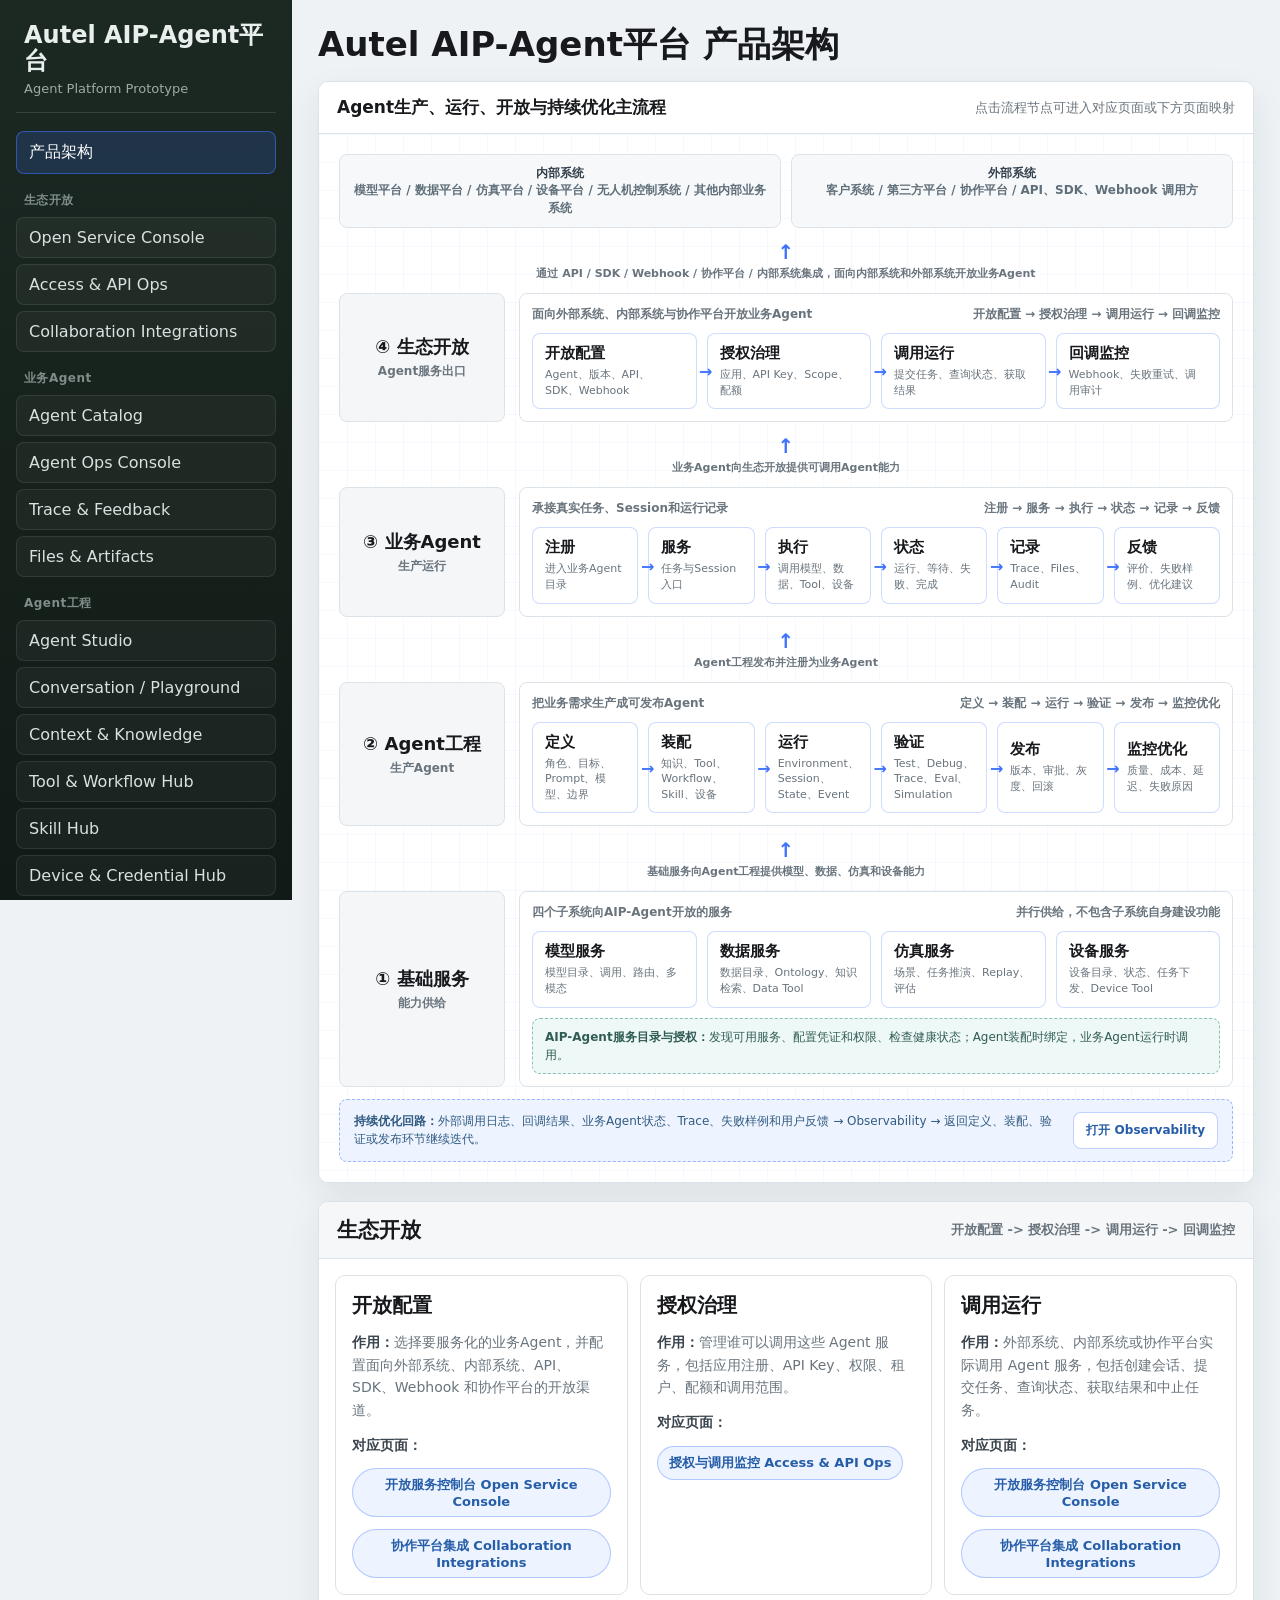
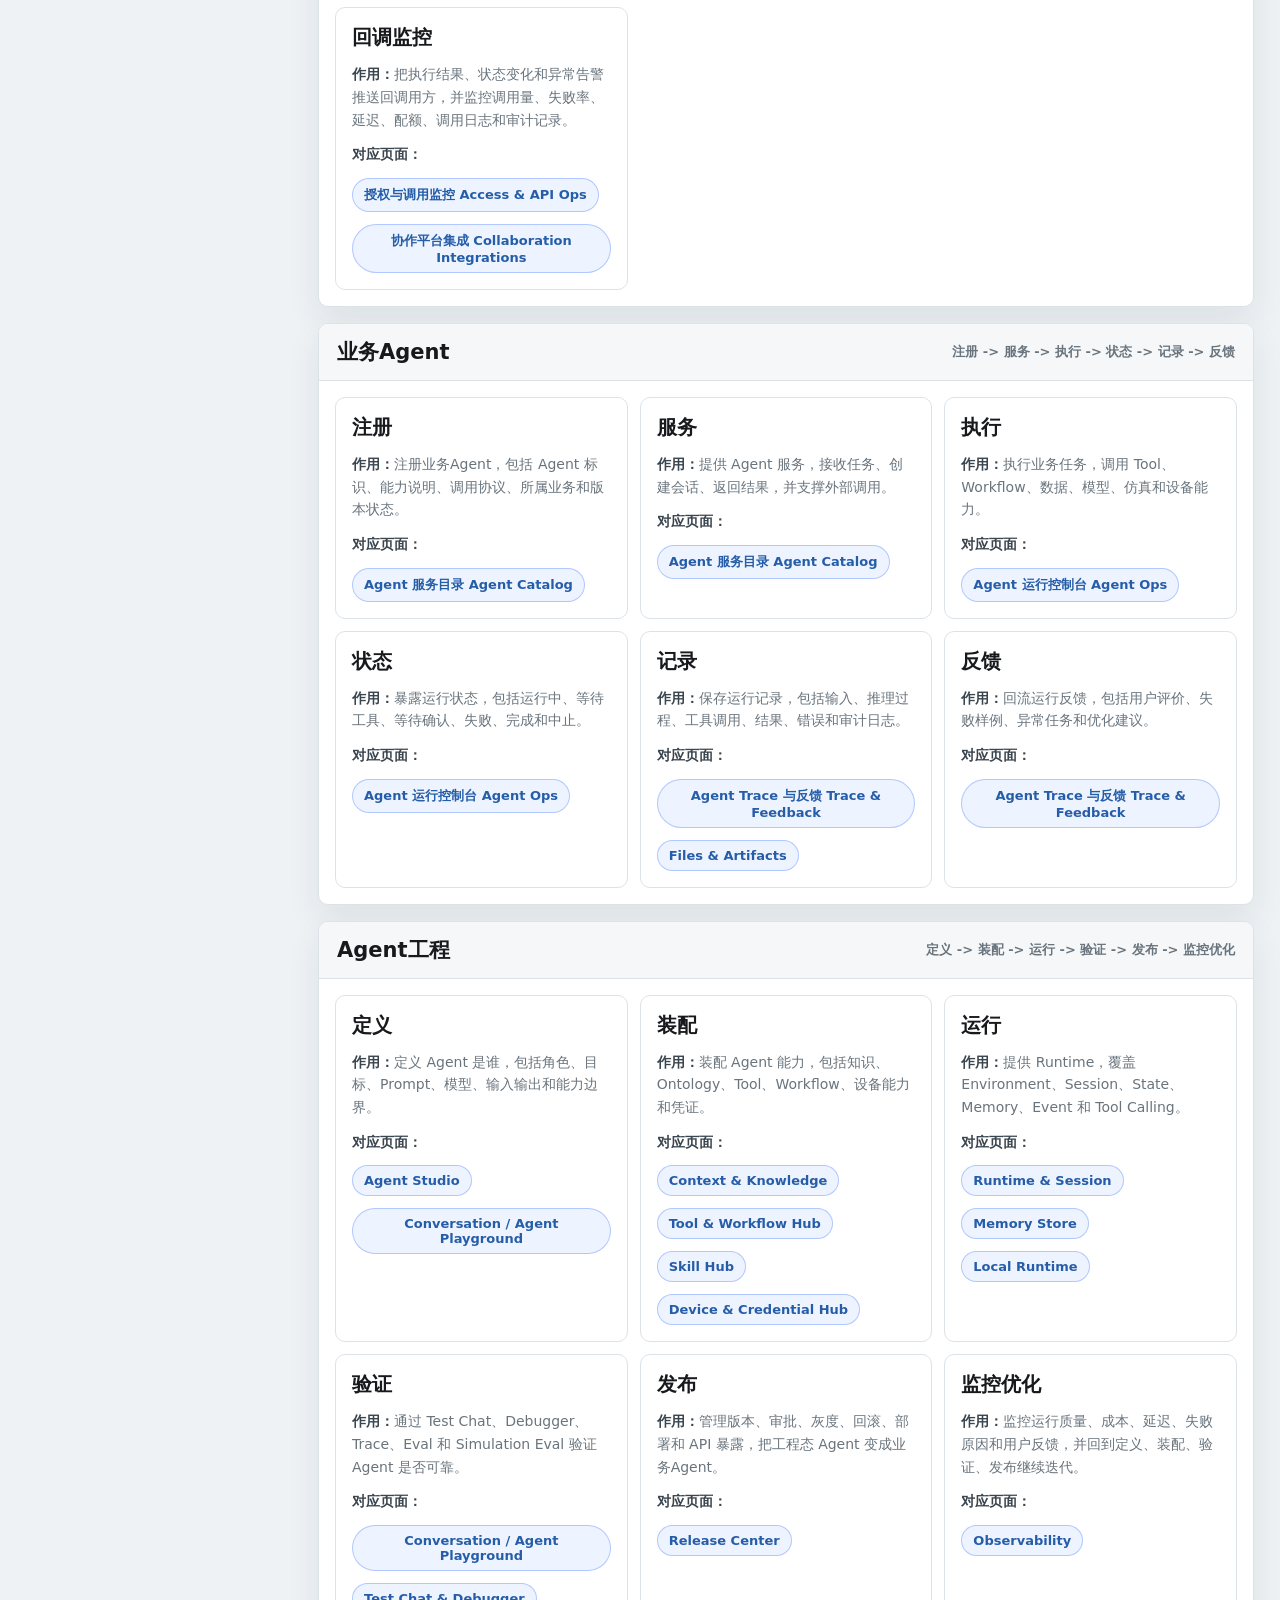
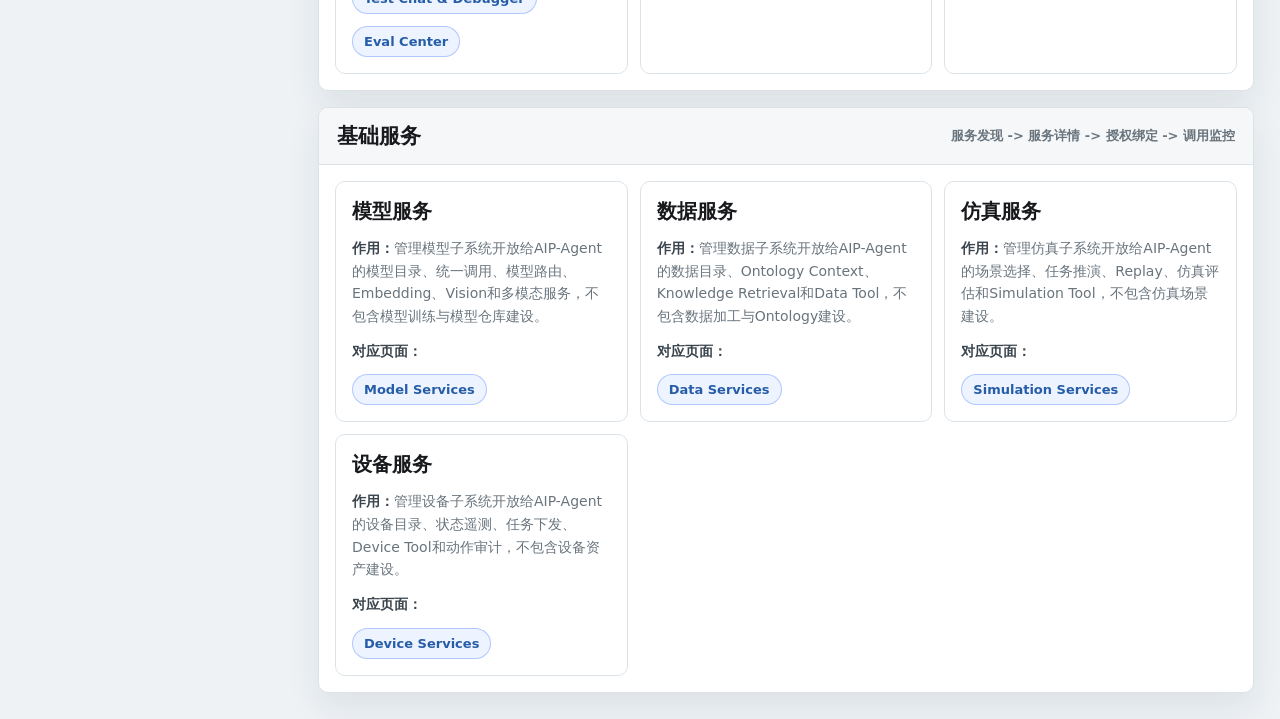
<file: index.html>
<!doctype html>
<html lang="zh-CN">
  <head>
    <meta charset="utf-8" />
    <meta name="viewport" content="width=device-width, initial-scale=1" />
    <link rel="icon" href="data:," />
    <title>Autel AIP-Agent平台 Prototype</title>
    <style>
      :root {
        --ink: #17191c;
        --muted: #69747d;
        --line: #dce3e8;
        --soft: #f5f7f9;
        --panel: #ffffff;
        --nav: #111a16;
        --nav-panel: #1c2923;
        --blue: #3f73ff;
        --blue-soft: #eef4ff;
        --green: #0f7b6c;
        --shadow: 0 14px 34px rgba(25, 35, 45, 0.08);
      }

      * {
        box-sizing: border-box;
      }

      html {
        scroll-behavior: smooth;
      }

      body {
        margin: 0;
        color: var(--ink);
        background: #eef2f5;
        font-family:
          Inter, ui-sans-serif, system-ui, -apple-system, BlinkMacSystemFont, "Segoe UI",
          "PingFang SC", "Microsoft YaHei", sans-serif;
        letter-spacing: 0;
      }

      button {
        font: inherit;
      }

      .app {
        display: grid;
        grid-template-columns: 292px minmax(0, 1fr);
        min-height: 100vh;
      }

      .sidebar {
        position: sticky;
        top: 0;
        height: 100vh;
        overflow: auto;
        padding: 22px 16px;
        color: #e8efec;
        background: linear-gradient(180deg, var(--nav-panel), var(--nav));
      }

      .brand {
        padding: 0 8px 16px;
        border-bottom: 1px solid rgba(255, 255, 255, 0.12);
      }

      .brand strong {
        display: block;
        font-size: 24px;
        line-height: 1.1;
      }

      .brand span {
        display: block;
        margin-top: 6px;
        color: #9daaa5;
        font-size: 13px;
      }

      .nav-group {
        margin-top: 18px;
      }

      .nav-title {
        margin: 16px 8px 8px;
        color: #7f8d88;
        font-size: 12px;
        font-weight: 850;
        letter-spacing: 0.04em;
      }

      .nav-btn {
        display: block;
        width: 100%;
        margin: 6px 0;
        padding: 10px 12px;
        border: 1px solid rgba(255, 255, 255, 0.09);
        border-radius: 8px;
        color: #d9e2df;
        background: rgba(255, 255, 255, 0.04);
        text-align: left;
        cursor: pointer;
      }

      .nav-btn:hover,
      .nav-btn.active {
        color: #fff;
        border-color: rgba(63, 115, 255, 0.55);
        background: rgba(63, 115, 255, 0.18);
      }

      main {
        min-width: 0;
        padding: 26px;
      }

      .view {
        display: none;
      }

      .view.active {
        display: block;
      }

      .page-head {
        display: flex;
        gap: 18px;
        align-items: flex-end;
        justify-content: space-between;
        margin-bottom: 18px;
      }

      .page-head h1 {
        margin: 0;
        font-size: 34px;
        line-height: 1.1;
      }

      .page-head p {
        max-width: 720px;
        margin: 0;
        color: var(--muted);
        line-height: 1.6;
        text-align: right;
      }

      .card {
        border: 1px solid var(--line);
        border-radius: 10px;
        background: var(--panel);
        box-shadow: var(--shadow);
      }

      .home-map {
        overflow: hidden;
      }

      .card-head {
        display: flex;
        gap: 14px;
        align-items: center;
        justify-content: space-between;
        padding: 14px 18px;
        border-bottom: 1px solid var(--line);
        background: rgba(255, 255, 255, 0.9);
      }

      .card-head strong {
        font-size: 17px;
      }

      .card-head span {
        color: var(--muted);
        font-size: 13px;
      }

      .map-wrap {
        display: grid;
        place-items: center;
        padding: 18px 22px;
        background:
          linear-gradient(90deg, rgba(63, 115, 255, 0.05) 1px, transparent 1px),
          linear-gradient(180deg, rgba(63, 115, 255, 0.05) 1px, transparent 1px),
          #ffffff;
        background-size: 28px 28px;
      }

      .mindmap {
        position: relative;
        display: grid;
        grid-template-columns: 142px 192px minmax(0, 1fr);
        grid-template-rows: repeat(4, 128px);
        gap: 18px 46px;
        align-items: center;
        width: min(1060px, 100%);
        min-height: 584px;
        padding: 16px 18px;
      }

      .mindmap::before {
        content: "";
        position: absolute;
        left: 190px;
        top: 78px;
        bottom: 78px;
        width: 3px;
        border-radius: 999px;
        background: var(--blue);
      }

      .node,
      .logic-node {
        position: relative;
        border: 1px solid var(--line);
        border-radius: 10px;
        background: #f4f5f6;
        box-shadow: 0 10px 24px rgba(30, 44, 55, 0.08);
        text-decoration: none;
        color: inherit;
      }

      .root {
        grid-column: 1;
        grid-row: 1 / span 4;
        display: grid;
        place-items: center;
        min-height: 72px;
        color: #fff;
        background: linear-gradient(135deg, #3675ff, #2f63e8);
        border-color: transparent;
        font-size: 24px;
        font-weight: 900;
      }

      .root::after,
      .layer::before,
      .layer::after {
        content: "";
        position: absolute;
        top: 50%;
        width: 46px;
        height: 3px;
        border-radius: 999px;
        background: var(--blue);
        transform: translateY(-50%);
      }

      .root::after {
        right: -46px;
      }

      .layer::before {
        left: -46px;
      }

      .layer::after {
        right: -46px;
      }

      .layer {
        grid-column: 2;
        display: grid;
        gap: 4px;
        place-items: center;
        min-height: 74px;
        padding: 10px 12px;
        text-align: center;
      }

      .layer strong {
        font-size: 20px;
      }

      .layer span {
        color: var(--muted);
        font-size: 13px;
        font-weight: 760;
      }

      .branch {
        grid-column: 3;
        display: grid;
        gap: 9px;
        min-width: 0;
        height: 100%;
        align-content: center;
        padding: 12px;
        border: 1px solid var(--line);
        border-radius: 10px;
        background: rgba(255, 255, 255, 0.95);
        box-shadow: 0 10px 24px rgba(30, 44, 55, 0.06);
      }

      .branch-title {
        display: flex;
        gap: 12px;
        align-items: center;
        justify-content: space-between;
        color: var(--muted);
        font-size: 12px;
        font-weight: 850;
      }

      .logic-grid {
        display: grid;
        grid-template-columns: repeat(auto-fit, minmax(82px, 1fr));
        gap: 8px;
      }

      .logic-node {
        display: grid;
        gap: 3px;
        min-height: 42px;
        padding: 8px 10px;
        background: #fafbfc;
      }

      .logic-node strong {
        font-size: 15px;
      }

      .logic-node span {
        color: var(--muted);
        font-size: 11px;
        font-weight: 760;
      }

      .platform-loop {
        display: grid;
        gap: 12px;
        padding: 16px 18px 18px;
        border-top: 1px solid var(--line);
        background: #fbfcfe;
      }

      .loop-title {
        display: flex;
        gap: 12px;
        align-items: center;
        justify-content: space-between;
      }

      .loop-title span {
        color: var(--muted);
        font-size: 13px;
      }

      .cycle-flow {
        display: grid;
        grid-template-columns: repeat(5, minmax(0, 1fr));
        gap: 10px;
      }

      .cycle-node {
        position: relative;
        display: grid;
        gap: 5px;
        padding: 12px;
        border: 1px solid rgba(63, 115, 255, 0.22);
        border-radius: 10px;
        background: #fff;
      }

      .cycle-node:not(:last-child)::after {
        content: "->";
        position: absolute;
        top: 50%;
        right: -15px;
        color: var(--blue);
        font-weight: 900;
        transform: translateY(-50%);
      }

      .cycle-node b {
        font-size: 15px;
      }

      .cycle-node span,
      .cycle-return {
        color: var(--muted);
        font-size: 12px;
        line-height: 1.45;
      }

      .cycle-return {
        padding: 11px 12px;
        border: 1px dashed rgba(63, 115, 255, 0.42);
        border-radius: 10px;
        color: #315b82;
        background: var(--blue-soft);
      }

      .architecture-flow {
        display: grid;
        gap: 12px;
        padding: 20px;
        background:
          linear-gradient(90deg, rgba(63, 115, 255, 0.045) 1px, transparent 1px),
          linear-gradient(180deg, rgba(63, 115, 255, 0.045) 1px, transparent 1px),
          #fff;
        background-size: 28px 28px;
      }

      .architecture-row {
        display: grid;
        grid-template-columns: 166px minmax(0, 1fr);
        gap: 14px;
        align-items: stretch;
      }

      .architecture-label {
        display: grid;
        gap: 4px;
        place-content: center;
        padding: 14px;
        border: 1px solid var(--line);
        border-radius: 8px;
        background: #f4f6f8;
        color: inherit;
        text-align: center;
        text-decoration: none;
      }

      .architecture-label strong {
        font-size: 18px;
      }

      .architecture-label span {
        color: var(--muted);
        font-size: 12px;
        font-weight: 750;
      }

      .architecture-stage {
        display: grid;
        gap: 10px;
        padding: 12px;
        border: 1px solid var(--line);
        border-radius: 8px;
        background: rgba(255, 255, 255, 0.96);
      }

      .architecture-stage-head {
        display: flex;
        gap: 12px;
        align-items: center;
        justify-content: space-between;
        color: var(--muted);
        font-size: 12px;
        font-weight: 800;
      }

      .architecture-nodes {
        display: grid;
        grid-template-columns: repeat(var(--count, 4), minmax(0, 1fr));
        gap: 10px;
      }

      .flow-node {
        position: relative;
        display: grid;
        gap: 4px;
        align-content: center;
        min-height: 62px;
        padding: 10px 12px;
        border: 1px solid rgba(63, 115, 255, 0.25);
        border-radius: 8px;
        color: var(--ink);
        background: #fff;
        text-align: left;
        text-decoration: none;
        cursor: pointer;
      }

      .flow-node:hover {
        border-color: var(--blue);
        background: var(--blue-soft);
      }

      .flow-node strong {
        font-size: 15px;
      }

      .flow-node span {
        color: var(--muted);
        font-size: 11px;
        line-height: 1.42;
      }

      .architecture-nodes.sequential .flow-node:not(:last-child)::after {
        content: "→";
        position: absolute;
        top: 50%;
        right: -17px;
        z-index: 2;
        color: var(--blue);
        font-weight: 900;
        transform: translateY(-50%);
      }

      .service-gateway {
        padding: 9px 12px;
        border: 1px dashed rgba(15, 123, 108, 0.45);
        border-radius: 8px;
        color: #315c55;
        background: #eef8f6;
        font-size: 12px;
        line-height: 1.5;
      }

      .flow-down {
        display: grid;
        gap: 2px;
        place-items: center;
        min-height: 36px;
        color: var(--blue);
        font-size: 20px;
        font-weight: 900;
      }

      .flow-down span {
        color: var(--muted);
        font-size: 11px;
        font-weight: 750;
      }

      .external-row {
        display: grid;
        grid-template-columns: repeat(4, minmax(0, 1fr));
        gap: 10px;
      }

      .external-node {
        padding: 10px 12px;
        border: 1px solid var(--line);
        border-radius: 8px;
        color: #33414c;
        background: #f7f8f9;
        font-size: 12px;
        font-weight: 800;
        text-align: center;
      }

      .feedback-loop {
        display: grid;
        grid-template-columns: minmax(0, 1fr) auto;
        gap: 12px;
        align-items: center;
        padding: 12px 14px;
        border: 1px dashed rgba(63, 115, 255, 0.48);
        border-radius: 8px;
        color: #315b82;
        background: var(--blue-soft);
        font-size: 12px;
        line-height: 1.55;
      }

      .feedback-loop button {
        padding: 8px 12px;
        border: 1px solid rgba(63, 115, 255, 0.32);
        border-radius: 8px;
        color: #265da8;
        background: #fff;
        font-weight: 850;
        cursor: pointer;
      }

      .mapping-area {
        display: grid;
        gap: 16px;
        margin-top: 18px;
      }

      #section-ecosystem { order: 1; }
      #section-business-agent { order: 2; }
      #section-agent-engineering { order: 3; }
      #section-foundation-services { order: 4; }

      .map-section {
        overflow: hidden;
      }

      .map-section-head,
      .screen-head {
        display: flex;
        gap: 12px;
        align-items: center;
        justify-content: space-between;
        padding: 14px 18px;
        border-bottom: 1px solid var(--line);
        background: var(--soft);
      }

      .map-section-head h2,
      .screen-head h2 {
        margin: 0;
        font-size: 21px;
      }

      .closed-loop {
        color: var(--muted);
        font-size: 13px;
        font-weight: 800;
      }

      .mapping-grid {
        display: grid;
        grid-template-columns: repeat(3, minmax(0, 1fr));
        gap: 12px;
        padding: 16px;
      }

      .mapping {
        display: grid;
        gap: 10px;
        padding: 14px;
        border: 1px solid var(--line);
        border-radius: 10px;
        background: #fff;
      }

      .mapping h3 {
        margin: 0;
        font-size: 20px;
      }

      .mapping p {
        margin: 0;
        color: var(--muted);
        font-size: 14px;
        line-height: 1.58;
      }

      .page-chip {
        width: fit-content;
        padding: 7px 11px;
        border: 1px solid rgba(63, 115, 255, 0.28);
        border-radius: 999px;
        color: #265da8;
        background: var(--blue-soft);
        font-size: 13px;
        font-weight: 850;
        cursor: pointer;
      }

      .detail-section {
        overflow: hidden;
        scroll-margin-top: 22px;
      }

      .detail-grid {
        display: grid;
        grid-template-columns: repeat(3, minmax(0, 1fr));
        gap: 12px;
        padding: 16px;
      }

      .detail-card {
        display: grid;
        gap: 12px;
        align-content: start;
        min-height: 184px;
        padding: 16px;
        border: 1px solid var(--line);
        border-radius: 10px;
        background: #fff;
        scroll-margin-top: 22px;
      }

      .detail-card h3 {
        margin: 0;
        font-size: 20px;
      }

      .detail-card p {
        margin: 0;
        color: var(--muted);
        font-size: 14px;
        line-height: 1.62;
      }

      .detail-card b {
        color: #3b454e;
      }

      .detail-card .page-chip {
        border-color: rgba(63, 115, 255, 0.35);
      }

      .screen {
        overflow: hidden;
      }

      .screen-head span {
        color: var(--muted);
        font-size: 13px;
        font-weight: 800;
      }

      .screen-body {
        display: grid;
        grid-template-columns: repeat(3, minmax(0, 1fr));
        gap: 12px;
        padding: 16px;
        align-items: start;
      }

      .panel {
        display: grid;
        gap: 10px;
        align-content: start;
        padding: 14px;
        border: 1px solid var(--line);
        border-radius: 10px;
        background: #fff;
      }

      .panel h3 {
        margin: 0;
        font-size: 16px;
      }

      .panel p {
        margin: 0;
        color: var(--muted);
        font-size: 14px;
        line-height: 1.6;
      }

      .mini-list {
        display: grid;
        gap: 7px;
        margin: 0;
        padding: 0;
        list-style: none;
      }

      .mini-list li {
        padding: 8px 10px;
        border: 1px solid var(--line);
        border-radius: 8px;
        color: #3f4a54;
        background: #fafbfc;
        font-size: 13px;
        line-height: 1.45;
      }

      .prototype-panel {
        grid-column: 1 / -1;
        min-height: 620px;
      }

      .support-panel {
        min-height: 252px;
        border-color: #e6d6bd;
        background: #fff8ec;
      }

      .support-panel.flow-support {
        border-color: #cbdcf4;
        background: #f4f8ff;
      }

      .support-panel.ref-support {
        border-color: #d8d3ee;
        background: #f8f6ff;
      }

      .support-panel .mini-list li {
        border-color: rgba(98, 76, 40, 0.14);
        background: rgba(255, 255, 255, 0.72);
      }

      .mock-window {
        overflow: hidden;
        border: 1px solid var(--line);
        border-radius: 10px;
        background: #eef2f5;
      }

      .mock-topbar {
        display: flex;
        gap: 12px;
        align-items: center;
        justify-content: space-between;
        padding: 13px 14px;
        border-bottom: 1px solid var(--line);
        background: #fff;
      }

      .mock-topbar strong {
        display: block;
        font-size: 15px;
      }

      .mock-topbar span {
        display: block;
        margin-top: 3px;
        color: var(--muted);
        font-size: 11px;
        font-weight: 760;
      }

      .mock-breadcrumb {
        color: var(--muted);
        font-size: 10px;
        font-weight: 850;
        text-transform: uppercase;
      }

      .mock-actions,
      .mock-tabs,
      .mock-kpis,
      .mock-filterbar,
      .mock-meta {
        display: flex;
        flex-wrap: wrap;
        gap: 7px;
      }

      .mock-btn,
      .mock-tab {
        border: 1px solid var(--line);
        border-radius: 7px;
        background: #fff;
        color: #34424d;
        font-size: 11px;
        font-weight: 820;
      }

      .mock-btn {
        padding: 7px 9px;
      }

      .mock-btn.primary {
        border-color: rgba(63, 115, 255, 0.38);
        color: #245da8;
        background: var(--blue-soft);
      }

      .mock-commandbar {
        display: grid;
        grid-template-columns: minmax(260px, 1fr) auto;
        gap: 10px;
        align-items: center;
        padding: 10px 12px;
        border-bottom: 1px solid var(--line);
        background: #fbfcfd;
      }

      .mock-search {
        display: flex;
        align-items: center;
        min-height: 34px;
        padding: 0 11px;
        border: 1px solid var(--line);
        border-radius: 8px;
        color: #80909b;
        background: #fff;
        font-size: 12px;
        font-weight: 760;
      }

      .mock-chip {
        padding: 7px 9px;
        border: 1px solid var(--line);
        border-radius: 999px;
        color: #45515b;
        background: #fff;
        font-size: 11px;
        font-weight: 820;
      }

      .mock-chip.ok {
        border-color: rgba(15, 123, 108, 0.28);
        color: var(--green);
        background: #eef8f5;
      }

      .mock-tabs {
        padding: 10px 12px 0;
      }

      .mock-tab {
        padding: 6px 9px;
      }

      .mock-tab.active {
        border-color: rgba(15, 123, 108, 0.32);
        color: var(--green);
        background: #eef8f5;
      }

      .mock-kpis {
        padding: 10px 12px 0;
      }

      .mock-kpi {
        flex: 1 1 92px;
        min-width: 92px;
        padding: 9px;
        border: 1px solid var(--line);
        border-radius: 8px;
        background: #fff;
      }

      .mock-kpi b {
        display: block;
        font-size: 18px;
        line-height: 1.1;
      }

      .mock-kpi span {
        display: block;
        margin-top: 4px;
        color: var(--muted);
        font-size: 11px;
        font-weight: 760;
      }

      .mock-layout {
        display: grid;
        grid-template-columns: 0.78fr 1.5fr 0.92fr;
        gap: 10px;
        padding: 12px;
      }

      .mock-card {
        min-width: 0;
        border: 1px solid var(--line);
        border-radius: 9px;
        background: #fff;
      }

      .mock-card h4 {
        display: flex;
        gap: 8px;
        align-items: center;
        justify-content: space-between;
        margin: 0;
        padding: 10px 11px;
        border-bottom: 1px solid var(--line);
        font-size: 13px;
      }

      .mock-card h4 span {
        color: var(--muted);
        font-size: 10px;
        font-weight: 850;
      }

      .mock-list,
      .mock-side-list {
        display: grid;
        gap: 7px;
        padding: 10px;
      }

      .mock-list-item,
      .mock-side-item,
      .mock-field,
      .mock-node,
      .mock-message {
        border: 1px solid var(--line);
        border-radius: 8px;
        background: #fafbfc;
      }

      .mock-list-item,
      .mock-side-item {
        padding: 8px 9px;
        color: #3b4650;
        font-size: 12px;
        line-height: 1.35;
      }

      .mock-side-item b {
        display: block;
        margin-bottom: 3px;
        color: #202830;
        font-size: 11px;
      }

      .mock-list-item.active {
        border-color: rgba(63, 115, 255, 0.35);
        background: var(--blue-soft);
      }

      .mock-table {
        width: 100%;
        border-collapse: collapse;
      }

      .mock-table th,
      .mock-table td {
        padding: 8px 9px;
        border-bottom: 1px solid var(--line);
        color: #34424d;
        font-size: 11px;
        text-align: left;
        vertical-align: top;
      }

      .mock-table th {
        color: var(--muted);
        background: #f7f9fb;
        font-weight: 850;
      }

      .mock-table tr:last-child td {
        border-bottom: 0;
      }

      .mock-check {
        width: 13px;
        height: 13px;
        border: 1px solid #b8c4cc;
        border-radius: 4px;
        background: #fff;
      }

      .mock-row-actions {
        display: flex;
        gap: 5px;
      }

      .mock-row-actions span {
        padding: 3px 6px;
        border: 1px solid var(--line);
        border-radius: 999px;
        color: #4b5963;
        background: #fff;
        font-size: 10px;
        font-weight: 850;
      }

      .mock-status {
        display: inline-flex;
        align-items: center;
        gap: 5px;
        font-weight: 850;
      }

      .mock-status::before {
        content: "";
        width: 7px;
        height: 7px;
        border-radius: 999px;
        background: #36b37e;
      }

      .mock-status.warn::before {
        background: #d99a20;
      }

      .mock-status.muted::before {
        background: #9aa5ad;
      }

      .mock-form {
        display: grid;
        grid-template-columns: repeat(2, minmax(0, 1fr));
        gap: 8px;
        padding: 10px;
      }

      .mock-field {
        display: grid;
        gap: 4px;
        padding: 8px 9px;
      }

      .mock-field label {
        color: var(--muted);
        font-size: 10px;
        font-weight: 850;
      }

      .mock-field div {
        color: #26333d;
        font-size: 12px;
        line-height: 1.4;
      }

      .mock-field.large {
        grid-column: 1 / -1;
        min-height: 88px;
      }

      .mock-canvas {
        display: grid;
        grid-template-columns: 1fr 1fr;
        gap: 8px;
        padding: 10px;
      }

      .mock-node {
        position: relative;
        padding: 8px 9px;
        color: #294760;
        background: #f8fbff;
        font-size: 12px;
        font-weight: 800;
      }

      .mock-node:not(:last-child)::after {
        content: "->";
        position: absolute;
        top: 50%;
        right: -15px;
        color: var(--blue);
        transform: translateY(-50%);
      }

      .mock-node:nth-child(2n)::after,
      .mock-node:last-child::after {
        content: "";
      }

      .mock-chat {
        display: grid;
        gap: 8px;
        padding: 10px;
      }

      .mock-message {
        padding: 9px 10px;
        color: #26333d;
        font-size: 12px;
        line-height: 1.45;
      }

      .mock-message.user {
        border-color: rgba(63, 115, 255, 0.32);
        background: var(--blue-soft);
      }

      .mock-composer {
        min-height: 38px;
        padding: 10px;
        border: 1px solid var(--line);
        border-radius: 8px;
        color: #80909b;
        background: #fff;
        font-size: 12px;
        font-weight: 760;
      }

      .mock-bars {
        display: grid;
        gap: 8px;
        padding: 10px;
      }

      .mock-bar {
        display: grid;
        gap: 5px;
        color: #3d4852;
        font-size: 11px;
        font-weight: 760;
      }

      .mock-bar span {
        display: block;
        height: 8px;
        border-radius: 999px;
        background: linear-gradient(90deg, var(--blue) var(--value), #e6ebf0 var(--value));
      }

      .mock-footer {
        display: grid;
        grid-template-columns: repeat(4, minmax(0, 1fr));
        gap: 10px;
        padding: 0 12px 12px;
      }

      .mock-footer-item {
        padding: 9px 10px;
        border: 1px solid var(--line);
        border-radius: 8px;
        color: #3d4852;
        background: #fff;
        font-size: 11px;
        font-weight: 760;
      }

      .mock-footer-item b {
        display: block;
        margin-bottom: 3px;
        color: #18212a;
        font-size: 12px;
      }

      .flowline {
        display: grid;
        gap: 7px;
      }

      .flow-step {
        position: relative;
        padding: 9px 10px;
        border: 1px solid rgba(63, 115, 255, 0.24);
        border-radius: 8px;
        color: #294760;
        background: #f8fbff;
        font-size: 13px;
        font-weight: 760;
      }

      .flow-step:not(:last-child)::after {
        content: "↓";
        position: absolute;
        left: 50%;
        bottom: -15px;
        color: var(--blue);
        font-weight: 900;
        transform: translateX(-50%);
      }

      .refs {
        display: flex;
        flex-wrap: wrap;
        gap: 7px;
      }

      .ref {
        padding: 6px 8px;
        border: 1px solid rgba(23, 25, 28, 0.12);
        border-radius: 999px;
        color: #43505a;
        background: #f6f7f8;
        font-size: 12px;
        font-weight: 800;
      }


      .support-block {
        grid-column: 1 / -1;
        display: grid;
        grid-template-columns: 0.95fr 1.35fr 1fr 1.25fr;
        gap: 12px;
        padding: 14px;
        border: 1px solid #e4d4ba;
        border-radius: 10px;
        background: #fff8ec;
      }

      .support-card {
        display: grid;
        gap: 10px;
        align-content: start;
        min-height: 260px;
        padding: 13px;
        border: 1px solid rgba(103, 76, 35, 0.15);
        border-radius: 9px;
        background: rgba(255, 255, 255, 0.72);
      }

      .support-card h3 {
        margin: 0;
        font-size: 15px;
      }

      .support-card p {
        margin: 0;
        color: #5f6870;
        font-size: 13px;
        line-height: 1.6;
      }

      .support-modules,
      .competitor-list {
        display: grid;
        gap: 8px;
        max-height: 380px;
        overflow: auto;
        padding-right: 3px;
      }

      .support-module,
      .competitor-item {
        display: grid;
        gap: 7px;
        padding: 9px;
        border: 1px solid rgba(23, 25, 28, 0.08);
        border-radius: 8px;
        background: #fff;
      }

      .support-module strong,
      .competitor-item strong {
        color: #1f2b34;
        font-size: 12px;
      }

      .support-module ul {
        display: grid;
        gap: 5px;
        margin: 0;
        padding: 0;
        list-style: none;
      }

      .support-module li,
      .competitor-item span {
        color: #5f6870;
        font-size: 12px;
        line-height: 1.45;
      }

      .mock-module-strip {
        display: flex;
        gap: 8px;
        align-items: center;
        padding: 10px 12px 0;
        overflow-x: auto;
      }

      .mock-module-pill {
        flex: 0 0 auto;
        padding: 7px 10px;
        border: 1px solid var(--line);
        border-radius: 999px;
        color: #44535e;
        background: #fff;
        font-size: 11px;
        font-weight: 850;
        cursor: pointer;
      }

      .mock-module-pill.active {
        border-color: rgba(63, 115, 255, 0.38);
        color: #245da8;
        background: var(--blue-soft);
      }

      .mock-list-item {
        cursor: pointer;
      }

      .mock-module-content {
        display: none;
        border-top: 1px solid var(--line);
      }

      .mock-module-content.active {
        display: grid;
        gap: 10px;
        padding: 10px;
      }

      .mock-module-content h5 {
        margin: 0;
        color: #1f2b34;
        font-size: 13px;
      }

      .feature-grid {
        display: grid;
        grid-template-columns: repeat(2, minmax(0, 1fr));
        gap: 8px;
      }

      .feature-card {
        display: grid;
        gap: 5px;
        min-height: 86px;
        padding: 9px;
        border: 1px solid var(--line);
        border-radius: 8px;
        background: #fbfcfd;
      }

      .feature-card strong {
        color: #26333d;
        font-size: 12px;
      }

      .feature-card span {
        color: #63717c;
        font-size: 11px;
        line-height: 1.45;
      }

      .mock-workspace-note {
        display: grid;
        grid-template-columns: repeat(3, minmax(0, 1fr));
        gap: 8px;
        padding: 0 12px 12px;
      }

      .mock-note-card {
        padding: 9px 10px;
        border: 1px solid var(--line);
        border-radius: 8px;
        color: #46545f;
        background: #fff;
        font-size: 11px;
        line-height: 1.45;
      }

      .mock-note-card b {
        display: block;
        margin-bottom: 3px;
        color: #17212a;
        font-size: 12px;
      }

      @media (max-width: 1400px) {
        .support-block {
          grid-template-columns: repeat(2, minmax(0, 1fr));
        }
      }

      @media (max-width: 1120px) {
        .app {
          grid-template-columns: 1fr;
        }

        .sidebar {
          position: static;
          height: auto;
        }

        .screen-body,
        .mapping-grid,
        .detail-grid {
          grid-template-columns: 1fr;
        }

        .map-wrap {
          overflow: auto;
          justify-content: start;
        }

        .mindmap {
          min-width: 1040px;
        }

        .cycle-flow {
          grid-template-columns: 1fr;
        }

        .architecture-row {
          grid-template-columns: 1fr;
        }

        .architecture-nodes,
        .external-row {
          grid-template-columns: 1fr;
        }

        .architecture-nodes.sequential .flow-node:not(:last-child)::after {
          content: "↓";
          top: auto;
          right: 50%;
          bottom: -17px;
          transform: translateX(50%);
        }

        .feedback-loop {
          grid-template-columns: 1fr;
        }

        .cycle-node:not(:last-child)::after {
          content: "↓";
          top: auto;
          right: 50%;
          bottom: -18px;
          transform: translateX(50%);
        }

        .page-head,
        .screen-head,
        .map-section-head {
          align-items: flex-start;
          flex-direction: column;
        }

        .page-head p {
          text-align: left;
        }
      }
    </style>
  </head>
  <body>
    <div class="app">
      <aside class="sidebar">
        <div class="brand">
          <strong>Autel AIP-Agent平台</strong>
          <span>Agent Platform Prototype</span>
        </div>
        <div id="nav"></div>
      </aside>

      <main>
        <section class="view active" id="view-home">
          <div class="page-head">
            <h1>Autel AIP-Agent平台 产品架构</h1>
          </div>

          <div class="card home-map">
            <div class="card-head">
              <strong>Agent生产、运行、开放与持续优化主流程</strong>
              <span>点击流程节点可进入对应页面或下方页面映射</span>
            </div>
            <div class="architecture-flow">
              <div class="external-row" style="grid-template-columns: repeat(2, minmax(0, 1fr));">
                <div class="external-node">
                  <b>内部系统</b><br />
                  <span style="font-weight: 700; color: #5f6f7a; line-height: 1.45;">模型平台 / 数据平台 / 仿真平台 / 设备平台 / 无人机控制系统 / 其他内部业务系统</span>
                </div>
                <div class="external-node">
                  <b>外部系统</b><br />
                  <span style="font-weight: 700; color: #5f6f7a; line-height: 1.45;">客户系统 / 第三方平台 / 协作平台 / API、SDK、Webhook 调用方</span>
                </div>
              </div>

              <div class="flow-down">↑<span>通过 API / SDK / Webhook / 协作平台 / 内部系统集成，面向内部系统和外部系统开放业务Agent</span></div>

              <div class="architecture-row">
                <a class="architecture-label" href="#section-ecosystem"><strong>④ 生态开放</strong><span>Agent服务出口</span></a>
                <div class="architecture-stage">
                  <div class="architecture-stage-head"><span>面向外部系统、内部系统与协作平台开放业务Agent</span><span>开放配置 → 授权治理 → 调用运行 → 回调监控</span></div>
                  <div class="architecture-nodes sequential" style="--count:4">
                    <a class="flow-node" href="#logic-open-config"><strong>开放配置</strong><span>Agent、版本、API、SDK、Webhook</span></a>
                    <a class="flow-node" href="#logic-access-governance"><strong>授权治理</strong><span>应用、API Key、Scope、配额</span></a>
                    <a class="flow-node" href="#logic-call-runtime"><strong>调用运行</strong><span>提交任务、查询状态、获取结果</span></a>
                    <a class="flow-node" href="#logic-callback-monitor"><strong>回调监控</strong><span>Webhook、失败重试、调用审计</span></a>
                  </div>
                </div>
              </div>

              <div class="flow-down">↑<span>业务Agent向生态开放提供可调用Agent能力</span></div>

              <div class="architecture-row">
                <a class="architecture-label" href="#section-business-agent"><strong>③ 业务Agent</strong><span>生产运行</span></a>
                <div class="architecture-stage">
                  <div class="architecture-stage-head"><span>承接真实任务、Session和运行记录</span><span>注册 → 服务 → 执行 → 状态 → 记录 → 反馈</span></div>
                  <div class="architecture-nodes sequential" style="--count:6">
                    <a class="flow-node" href="#logic-agent-register"><strong>注册</strong><span>进入业务Agent目录</span></a>
                    <a class="flow-node" href="#logic-agent-service"><strong>服务</strong><span>任务与Session入口</span></a>
                    <a class="flow-node" href="#logic-agent-execute"><strong>执行</strong><span>调用模型、数据、Tool、设备</span></a>
                    <a class="flow-node" href="#logic-agent-state"><strong>状态</strong><span>运行、等待、失败、完成</span></a>
                    <a class="flow-node" href="#logic-agent-record"><strong>记录</strong><span>Trace、Files、Audit</span></a>
                    <a class="flow-node" href="#logic-agent-feedback"><strong>反馈</strong><span>评价、失败样例、优化建议</span></a>
                  </div>
                </div>
              </div>

              <div class="flow-down">↑<span>Agent工程发布并注册为业务Agent</span></div>

              <div class="architecture-row">
                <a class="architecture-label" href="#section-agent-engineering"><strong>② Agent工程</strong><span>生产Agent</span></a>
                <div class="architecture-stage">
                  <div class="architecture-stage-head"><span>把业务需求生产成可发布Agent</span><span>定义 → 装配 → 运行 → 验证 → 发布 → 监控优化</span></div>
                  <div class="architecture-nodes sequential" style="--count:6">
                    <a class="flow-node" href="#logic-define"><strong>定义</strong><span>角色、目标、Prompt、模型、边界</span></a>
                    <a class="flow-node" href="#logic-assemble"><strong>装配</strong><span>知识、Tool、Workflow、Skill、设备</span></a>
                    <a class="flow-node" href="#logic-runtime"><strong>运行</strong><span>Environment、Session、State、Event</span></a>
                    <a class="flow-node" href="#logic-verify"><strong>验证</strong><span>Test、Debug、Trace、Eval、Simulation</span></a>
                    <a class="flow-node" href="#logic-release"><strong>发布</strong><span>版本、审批、灰度、回滚</span></a>
                    <a class="flow-node" href="#logic-optimize"><strong>监控优化</strong><span>质量、成本、延迟、失败原因</span></a>
                  </div>
                </div>
              </div>

              <div class="flow-down">↑<span>基础服务向Agent工程提供模型、数据、仿真和设备能力</span></div>

              <div class="architecture-row">
                <a class="architecture-label" href="#section-foundation-services"><strong>① 基础服务</strong><span>能力供给</span></a>
                <div class="architecture-stage">
                  <div class="architecture-stage-head"><span>四个子系统向AIP-Agent开放的服务</span><span>并行供给，不包含子系统自身建设功能</span></div>
                  <div class="architecture-nodes" style="--count:4">
                    <button class="flow-node" type="button" data-page="model-platform"><strong>模型服务</strong><span>模型目录、调用、路由、多模态</span></button>
                    <button class="flow-node" type="button" data-page="data-platform"><strong>数据服务</strong><span>数据目录、Ontology、知识检索、Data Tool</span></button>
                    <button class="flow-node" type="button" data-page="simulation-platform"><strong>仿真服务</strong><span>场景、任务推演、Replay、评估</span></button>
                    <button class="flow-node" type="button" data-page="device-platform"><strong>设备服务</strong><span>设备目录、状态、任务下发、Device Tool</span></button>
                  </div>
                  <div class="service-gateway"><b>AIP-Agent服务目录与授权：</b>发现可用服务、配置凭证和权限、检查健康状态；Agent装配时绑定，业务Agent运行时调用。</div>
                </div>
              </div>

              <div class="feedback-loop">
                <span><b>持续优化回路：</b>外部调用日志、回调结果、业务Agent状态、Trace、失败样例和用户反馈 → Observability → 返回定义、装配、验证或发布环节继续迭代。</span>
                <button type="button" data-page="observability">打开 Observability</button>
              </div>
            </div>
          </div>

          <div class="mapping-area">
            <div class="card detail-section" id="section-ecosystem">
              <div class="map-section-head"><h2>生态开放</h2><span class="closed-loop">开放配置 -> 授权治理 -> 调用运行 -> 回调监控</span></div>
              <div class="detail-grid">
                <article class="detail-card" id="logic-open-config">
                  <h3>开放配置</h3>
                  <p><b>作用：</b>选择要服务化的业务Agent，并配置面向外部系统、内部系统、API、SDK、Webhook 和协作平台的开放渠道。</p>
                  <p><b>对应页面：</b></p>
                  <button class="page-chip" type="button" data-page="open-service">开放服务控制台 Open Service Console</button>
                  <button class="page-chip" type="button" data-page="collab-integrations">协作平台集成 Collaboration Integrations</button>
                </article>
                <article class="detail-card" id="logic-access-governance">
                  <h3>授权治理</h3>
                  <p><b>作用：</b>管理谁可以调用这些 Agent 服务，包括应用注册、API Key、权限、租户、配额和调用范围。</p>
                  <p><b>对应页面：</b></p>
                  <button class="page-chip" type="button" data-page="access-ops">授权与调用监控 Access & API Ops</button>
                </article>
                <article class="detail-card" id="logic-call-runtime">
                  <h3>调用运行</h3>
                  <p><b>作用：</b>外部系统、内部系统或协作平台实际调用 Agent 服务，包括创建会话、提交任务、查询状态、获取结果和中止任务。</p>
                  <p><b>对应页面：</b></p>
                  <button class="page-chip" type="button" data-page="open-service">开放服务控制台 Open Service Console</button>
                  <button class="page-chip" type="button" data-page="collab-integrations">协作平台集成 Collaboration Integrations</button>
                </article>
                <article class="detail-card" id="logic-callback-monitor">
                  <h3>回调监控</h3>
                  <p><b>作用：</b>把执行结果、状态变化和异常告警推送回调用方，并监控调用量、失败率、延迟、配额、调用日志和审计记录。</p>
                  <p><b>对应页面：</b></p>
                  <button class="page-chip" type="button" data-page="access-ops">授权与调用监控 Access & API Ops</button>
                  <button class="page-chip" type="button" data-page="collab-integrations">协作平台集成 Collaboration Integrations</button>
                </article>
              </div>
            </div>

            <div class="card detail-section" id="section-business-agent">
              <div class="map-section-head"><h2>业务Agent</h2><span class="closed-loop">注册 -> 服务 -> 执行 -> 状态 -> 记录 -> 反馈</span></div>
              <div class="detail-grid">
                <article class="detail-card" id="logic-agent-register">
                  <h3>注册</h3>
                  <p><b>作用：</b>注册业务Agent，包括 Agent 标识、能力说明、调用协议、所属业务和版本状态。</p>
                  <p><b>对应页面：</b></p>
                  <button class="page-chip" type="button" data-page="agent-catalog">Agent 服务目录 Agent Catalog</button>
                </article>
                <article class="detail-card" id="logic-agent-service">
                  <h3>服务</h3>
                  <p><b>作用：</b>提供 Agent 服务，接收任务、创建会话、返回结果，并支撑外部调用。</p>
                  <p><b>对应页面：</b></p>
                  <button class="page-chip" type="button" data-page="agent-catalog">Agent 服务目录 Agent Catalog</button>
                </article>
                <article class="detail-card" id="logic-agent-execute">
                  <h3>执行</h3>
                  <p><b>作用：</b>执行业务任务，调用 Tool、Workflow、数据、模型、仿真和设备能力。</p>
                  <p><b>对应页面：</b></p>
                  <button class="page-chip" type="button" data-page="agent-ops">Agent 运行控制台 Agent Ops</button>
                </article>
                <article class="detail-card" id="logic-agent-state">
                  <h3>状态</h3>
                  <p><b>作用：</b>暴露运行状态，包括运行中、等待工具、等待确认、失败、完成和中止。</p>
                  <p><b>对应页面：</b></p>
                  <button class="page-chip" type="button" data-page="agent-ops">Agent 运行控制台 Agent Ops</button>
                </article>
                <article class="detail-card" id="logic-agent-record">
                  <h3>记录</h3>
                  <p><b>作用：</b>保存运行记录，包括输入、推理过程、工具调用、结果、错误和审计日志。</p>
                  <p><b>对应页面：</b></p>
                  <button class="page-chip" type="button" data-page="trace-feedback">Agent Trace 与反馈 Trace & Feedback</button>
                  <button class="page-chip" type="button" data-page="files-artifacts">Files & Artifacts</button>
                </article>
                <article class="detail-card" id="logic-agent-feedback">
                  <h3>反馈</h3>
                  <p><b>作用：</b>回流运行反馈，包括用户评价、失败样例、异常任务和优化建议。</p>
                  <p><b>对应页面：</b></p>
                  <button class="page-chip" type="button" data-page="trace-feedback">Agent Trace 与反馈 Trace & Feedback</button>
                </article>
              </div>
            </div>

            <div class="card detail-section" id="section-agent-engineering">
              <div class="map-section-head"><h2>Agent工程</h2><span class="closed-loop">定义 -> 装配 -> 运行 -> 验证 -> 发布 -> 监控优化</span></div>
              <div class="detail-grid">
                <article class="detail-card" id="logic-define">
                  <h3>定义</h3>
                  <p><b>作用：</b>定义 Agent 是谁，包括角色、目标、Prompt、模型、输入输出和能力边界。</p>
                  <p><b>对应页面：</b></p>
                  <button class="page-chip" type="button" data-page="agent-studio">Agent Studio</button>
                  <button class="page-chip" type="button" data-page="conversation-playground">Conversation / Agent Playground</button>
                </article>
                <article class="detail-card" id="logic-assemble">
                  <h3>装配</h3>
                  <p><b>作用：</b>装配 Agent 能力，包括知识、Ontology、Tool、Workflow、设备能力和凭证。</p>
                  <p><b>对应页面：</b></p>
                  <button class="page-chip" type="button" data-page="context-knowledge">Context & Knowledge</button>
                  <button class="page-chip" type="button" data-page="tool-workflow">Tool & Workflow Hub</button>
                  <button class="page-chip" type="button" data-page="skill-hub">Skill Hub</button>
                  <button class="page-chip" type="button" data-page="device-credential">Device & Credential Hub</button>
                </article>
                <article class="detail-card" id="logic-runtime">
                  <h3>运行</h3>
                  <p><b>作用：</b>提供 Runtime，覆盖 Environment、Session、State、Memory、Event 和 Tool Calling。</p>
                  <p><b>对应页面：</b></p>
                  <button class="page-chip" type="button" data-page="runtime-session">Runtime & Session</button>
                  <button class="page-chip" type="button" data-page="memory-store">Memory Store</button>
                  <button class="page-chip" type="button" data-page="local-runtime">Local Runtime</button>
                </article>
                <article class="detail-card" id="logic-verify">
                  <h3>验证</h3>
                  <p><b>作用：</b>通过 Test Chat、Debugger、Trace、Eval 和 Simulation Eval 验证 Agent 是否可靠。</p>
                  <p><b>对应页面：</b></p>
                  <button class="page-chip" type="button" data-page="conversation-playground">Conversation / Agent Playground</button>
                  <button class="page-chip" type="button" data-page="test-debug">Test Chat & Debugger</button>
                  <button class="page-chip" type="button" data-page="eval-center">Eval Center</button>
                </article>
                <article class="detail-card" id="logic-release">
                  <h3>发布</h3>
                  <p><b>作用：</b>管理版本、审批、灰度、回滚、部署和 API 暴露，把工程态 Agent 变成业务Agent。</p>
                  <p><b>对应页面：</b></p>
                  <button class="page-chip" type="button" data-page="release-center">Release Center</button>
                </article>
                <article class="detail-card" id="logic-optimize">
                  <h3>监控优化</h3>
                  <p><b>作用：</b>监控运行质量、成本、延迟、失败原因和用户反馈，并回到定义、装配、验证、发布继续迭代。</p>
                  <p><b>对应页面：</b></p>
                  <button class="page-chip" type="button" data-page="observability">Observability</button>
                </article>
              </div>
            </div>

            <div class="card detail-section" id="section-foundation-services">
              <div class="map-section-head"><h2>基础服务</h2><span class="closed-loop">服务发现 -> 服务详情 -> 授权绑定 -> 调用监控</span></div>
              <div class="detail-grid">
                <article class="detail-card" id="logic-model-service">
                  <h3>模型服务</h3>
                  <p><b>作用：</b>管理模型子系统开放给AIP-Agent的模型目录、统一调用、模型路由、Embedding、Vision和多模态服务，不包含模型训练与模型仓库建设。</p>
                  <p><b>对应页面：</b></p>
                  <button class="page-chip" type="button" data-page="model-platform">Model Services</button>
                </article>
                <article class="detail-card" id="logic-data-service">
                  <h3>数据服务</h3>
                  <p><b>作用：</b>管理数据子系统开放给AIP-Agent的数据目录、Ontology Context、Knowledge Retrieval和Data Tool，不包含数据加工与Ontology建设。</p>
                  <p><b>对应页面：</b></p>
                  <button class="page-chip" type="button" data-page="data-platform">Data Services</button>
                </article>
                <article class="detail-card" id="logic-simulation-service">
                  <h3>仿真服务</h3>
                  <p><b>作用：</b>管理仿真子系统开放给AIP-Agent的场景选择、任务推演、Replay、仿真评估和Simulation Tool，不包含仿真场景建设。</p>
                  <p><b>对应页面：</b></p>
                  <button class="page-chip" type="button" data-page="simulation-platform">Simulation Services</button>
                </article>
                <article class="detail-card" id="logic-device-service">
                  <h3>设备服务</h3>
                  <p><b>作用：</b>管理设备子系统开放给AIP-Agent的设备目录、状态遥测、任务下发、Device Tool和动作审计，不包含设备资产建设。</p>
                  <p><b>对应页面：</b></p>
                  <button class="page-chip" type="button" data-page="device-platform">Device Services</button>
                </article>
              </div>
            </div>
          </div>
        </section>

        <section class="view" id="view-screen">
          <div id="screen-root"></div>
        </section>
      </main>
    </div>

    <script>
      const navGroups = [
        {
          title: "",
          items: [{ id: "home", label: "产品架构" }],
        },
        {
          title: "生态开放",
          items: [
            { id: "open-service", label: "Open Service Console" },
            { id: "access-ops", label: "Access & API Ops" },
            { id: "collab-integrations", label: "Collaboration Integrations" },
          ],
        },
        {
          title: "业务Agent",
          items: [
            { id: "agent-catalog", label: "Agent Catalog" },
            { id: "agent-ops", label: "Agent Ops Console" },
            { id: "trace-feedback", label: "Trace & Feedback" },
            { id: "files-artifacts", label: "Files & Artifacts" },
          ],
        },
        {
          title: "Agent工程",
          items: [
            { id: "agent-studio", label: "Agent Studio" },
            { id: "conversation-playground", label: "Conversation / Playground" },
            { id: "context-knowledge", label: "Context & Knowledge" },
            { id: "tool-workflow", label: "Tool & Workflow Hub" },
            { id: "skill-hub", label: "Skill Hub" },
            { id: "device-credential", label: "Device & Credential Hub" },
            { id: "runtime-session", label: "Runtime & Session" },
            { id: "memory-store", label: "Memory Store" },
            { id: "local-runtime", label: "Local Runtime" },
            { id: "test-debug", label: "Test Chat & Debugger" },
            { id: "eval-center", label: "Eval Center" },
            { id: "release-center", label: "Release Center" },
            { id: "observability", label: "Observability" },
          ],
        },
        {
          title: "基础服务",
          items: [
            { id: "model-platform", label: "Model Services" },
            { id: "data-platform", label: "Data Services" },
            { id: "simulation-platform", label: "Simulation Services" },
            { id: "device-platform", label: "Device Services" },
          ],
        },
      ];

      const screens = {
        "open-service": {
                "title": "开放服务控制台",
                "layer": "生态开放",
                "logic": "开放配置 / 调用运行",
                "definition": "将已经发布的业务Agent包装为统一 Agent 服务，面向外部系统、内部系统和协作平台提供调用入口，完成 Agent 服务选择、内部/外部开放配置、协议配置、调用调试和开放服务资产管理。",
                "bullets": [
                        "选择要开放的业务Agent、版本和运行环境，明确服务化对象。",
                        "配置外部系统、内部系统或协作平台的开放入口和调用范围。",
                        "配置 API、SDK、Webhook、请求体、响应体和调用入口。",
                        "模拟调用方提交任务、查询状态、获取结果，验证协议可用性。"
                ],
                "flow": [
                        "选择业务Agent与版本",
                        "选择开放对象：外部系统 / 内部系统 / 协作平台",
                        "配置 API / SDK / Webhook / 内部平台入口",
                        "发起调用调试并校验返回",
                        "发布开放服务资产",
                        "进入 Access & API Ops 做授权治理"
                ],
                "refs": [
                        "Agent 服务选择",
                        "内部系统开放配置",
                        "开放协议配置"
                ],
                "refText": "Palantir AIP Chatbots API 以已发布 Chatbot 为服务化对象；Claude Platform 以已配置 Agent / API 调用为入口。；内部系统开放配置用于把业务Agent反向服务模型平台、数据平台、仿真平台、设备平台等内部系统。；Palantir Developer Console / Platform APIs 提供应用调用配置；Claude API 提供标准消息接口和 SDK 调用路径。"
        },
        "access-ops": {
                "title": "授权与调用监控",
                "layer": "生态开放",
                "logic": "授权治理 / 回调监控",
                "definition": "管理外部系统、内部系统和协作平台的调用身份、API Key、Scope、权限、配额、调用日志和 Webhook 回调送达，确保开放服务可控、可追踪、可审计。",
                "bullets": [
                        "管理内部系统、外部应用、租户、Owner 和调用方状态。",
                        "创建、禁用、轮换和审计 API Key、Token、应用凭证。",
                        "配置可调用 Agent、可执行动作、资源范围和访问边界。"
                ],
                "flow": [
                        "注册调用方应用",
                        "创建或绑定调用凭证",
                        "配置 Scope、权限和资源边界",
                        "配置配额、限流和回调订阅",
                        "观察调用日志、失败率和延迟",
                        "触发审计、告警或权限调整"
                ],
                "refs": [
                        "API Key / Credential",
                        "Scope 与权限策略",
                        "调用日志与审计"
                ],
                "refText": "Claude Console 提供 API Key 管理、使用量与成本监控；适合作为调用治理参考。；Palantir 通过应用资源、Ontology 权限和平台 API 权限控制外部访问范围。；Claude Usage / Cost 与 Palantir Operations 均强调按调用方、接口和资源维度追踪。"
        },
        "collab-integrations": {
                "title": "协作平台集成",
                "layer": "生态开放",
                "logic": "开放配置 / 调用运行 / 回调监控",
                "definition": "将业务Agent 发布到 Slack、Lark、GitHub、Linear 等协作平台，通过消息、Issue、评论或事件触发 Agent，并把结果回写到外部工作流。",
                "bullets": [
                        "绑定外部工作区、组织、应用安装状态和平台权限。",
                        "选择 Agent、环境、机器人身份和会话粒度，发布到协作平台。",
                        "配置 @提及、私聊、群消息、Issue、评论、任务变更等触发规则。"
                ],
                "flow": [
                        "选择协作平台",
                        "安装或绑定外部工作区",
                        "选择业务Agent 和运行环境",
                        "配置机器人身份、触发规则和会话粒度",
                        "发布到协作平台",
                        "同步消息、任务、回调和审计记录"
                ],
                "refs": [
                        "协作平台连接",
                        "Agent 发布配置",
                        "事件触发规则"
                ],
                "refText": "Claude 主要通过 API 与外部应用集成；Palantir Workshop / Platform APIs 可嵌入业务应用。；Coze 等 Agent 平台提供 Bot 发布到多渠道的参考，但本平台应保持企业级权限和审计。；GitHub App、Slack App 和 Lark Bot 的事件订阅机制可作为触发规则设计参考。"
        },
        "agent-catalog": {
                "title": "Agent 服务目录",
                "layer": "业务Agent",
                "logic": "注册 / 服务",
                "definition": "管理已经发布并可运行的业务Agent，是业务Agent 的服务资产目录，承接 Agent 发现、能力理解、版本生命周期和服务入口。",
                "bullets": [
                        "展示业务Agent 列表、分类、标签、Owner 和运行状态。",
                        "展示 Agent 能力说明、输入输出、依赖能力、适用范围和调用方式。",
                        "管理 Agent 上线、下线、灰度、归档、版本状态和回滚入口。"
                ],
                "flow": [
                        "接收 Release Center 发布结果",
                        "登记 Agent 标识、版本和能力画像",
                        "配置可见范围、状态和服务入口",
                        "进入运行、开放服务或 Trace 页面",
                        "根据运行反馈更新生命周期状态"
                ],
                "refs": [
                        "Agent 服务目录",
                        "Agent 能力画像",
                        "版本与生命周期"
                ],
                "refText": "Claude Managed Agents 将 Agent 作为可复用、带版本的配置资产；Palantir AIP Chatbots 发布后形成可调用资产。；Palantir AIP Chatbot Studio 强调说明、上下文、工具和发布状态；适合做详情页参考。；Claude Agent versioning 与 Palantir publish / monitor 流程可作为生命周期设计依据。"
        },
        "agent-ops": {
                "title": "Agent 运行控制台",
                "layer": "业务Agent",
                "logic": "执行 / 状态",
                "definition": "查看和处理业务Agent 在生产环境中的任务、会话、状态、执行链路、人工确认和异常任务，是生产态 Agent 的运行控制台。",
                "bullets": [
                        "查看运行中、等待中、失败、完成和中止的生产任务。",
                        "查看当前会话、上下文状态、执行阶段和最近事件。",
                        "查看模型调用、工具调用、Workflow 和外部服务调用状态。"
                ],
                "flow": [
                        "接收外部调用或内部任务",
                        "创建 Task / Session",
                        "执行模型、工具和工作流调用",
                        "等待工具、外部服务或人工确认",
                        "处理异常、重试或转人工",
                        "沉淀结果、Trace 和文件产物"
                ],
                "refs": [
                        "Session 运行态",
                        "执行链路状态",
                        "异常处理"
                ],
                "refText": "Claude Managed Agents 强调 stateful sessions 和 persistent event history；可参考其 Session 运行态设计。；Palantir AIP Threads / Session Trace 体现生产任务执行链路和历史记录。；企业级 Agent 平台需要具备实时处置能力，而不是只提供事后日志。"
        },
        "trace-feedback": {
                "title": "Agent Trace 与反馈",
                "layer": "业务Agent",
                "logic": "记录 / 反馈",
                "definition": "分析单次任务或 Session 的执行链路，定位失败原因，采集用户反馈，并将问题回流到 Eval、Prompt、Tool、Workflow 或 Release。",
                "bullets": [
                        "查看任务完整链路，包括输入、模型响应、工具调用、输出和异常事件。",
                        "按时间顺序复盘一次 Agent 任务的完整执行过程。",
                        "区分模型、工具、权限、上下文、外部服务和运行环境失败。"
                ],
                "flow": [
                        "选择任务或 Session Trace",
                        "查看时间线和执行细节",
                        "定位失败节点和失败类型",
                        "采集用户反馈或标注失败样例",
                        "生成优化回流目标",
                        "回到工程页面持续优化"
                ],
                "refs": [
                        "Trace Explorer",
                        "失败归因",
                        "优化回流"
                ],
                "refText": "Palantir AIP Chatbot APIs 支持 Session Trace，用于调试和理解执行过程。；Claude Evals 与 Palantir AIP Evals 均强调把失败样例沉淀为可复用测试资产。；AIP Logic metrics / Evals 与 Claude evaluation flow 可作为回流闭环参考。"
        },
        "files-artifacts": {
                "title": "Files & Artifacts",
                "layer": "业务Agent",
                "logic": "记录",
                "definition": "管理 Agent 运行过程中产生或挂载的文件资产，包括报告、JSON、日志、附件和任务产物，并与 Session、Task、Trace、Eval 建立关联。",
                "bullets": [
                        "管理 Agent、Session、Task 或外部系统产生的文件和产物。",
                        "预览、下载、复制引用并查看文件元信息。",
                        "关联文件所属 Agent、Session、Task、Trace 和外部调用。"
                ],
                "flow": [
                        "Agent 运行产生文件或接收上传",
                        "归档到 Session / Task 作用域",
                        "展示文件类型、来源和创建时间",
                        "支持预览、下载和引用",
                        "关联 Trace 或 Eval 样例",
                        "按权限和保留策略治理文件"
                ],
                "refs": [
                        "文件资产列表",
                        "来源与作用域",
                        "Trace / Eval 关联"
                ],
                "refText": "Claude 支持文件 / 附件作为上下文材料；Autel AIP Demo 已有 Files 页面可参考。；Palantir Workshop 文件查看与对象状态联动，可参考文件与业务对象的引用关系。；企业 Agent 运行产物应能回流到 Trace 与 Eval，形成可复用证据链。"
        },
        "agent-studio": {
                "title": "Agent Studio",
                "layer": "Agent工程",
                "logic": "定义",
                "definition": "Agent Builder 总装台，用于定义 Agent 的基础信息、Prompt、模型配置、能力装配概览、配置视图和发布前配置校验。",
                "bullets": [
                        "定义名称、角色、目标、输入输出、边界和所属空间。",
                        "配置系统提示词、行为规则、任务边界和输出要求。",
                        "选择主模型、备用模型、模型参数和路由策略。"
                ],
                "flow": [
                        "创建 Agent 或选择模板",
                        "配置基础定义、Prompt 和模型",
                        "绑定或查看知识、工具、Skill、Memory、Runtime",
                        "切换 Form / YAML / JSON 检查配置",
                        "运行配置校验并处理阻断项",
                        "保存 Agent Draft 并进入验证流程"
                ],
                "refs": [
                        "Agent 基础定义",
                        "Prompt / Instruction",
                        "能力装配概览"
                ],
                "refText": "Claude Managed Agents 将 model、system prompt、tools、MCP servers、skills、metadata 组合成可复用 Agent 配置。；Claude Workbench 与 Palantir AIP Chatbot Studio 均提供 Prompt / Model / Context 组合配置方式。；Palantir AIP Chatbot Studio 将 Context、Tools、Model、发布状态放在同一构建链路中。"
        },
        "conversation-playground": {
                "title": "Conversation / Agent Playground",
                "layer": "Agent工程",
                "logic": "定义 / 验证",
                "definition": "轻量创建和试运行入口，通过自然语言或模板生成 Agent Draft，快速试聊、试工具、试上下文，并将结果保存到 Agent Studio 或 Eval。",
                "bullets": [
                        "通过一句话描述目标或选择模板生成 Agent Draft。",
                        "通过对话补全角色、目标、Prompt、工具和知识配置。",
                        "选择 Agent 或 Draft，直接启动测试会话和工具调用。"
                ],
                "flow": [
                        "输入想创建或测试的 Agent 目标",
                        "选择模板或已有 Agent",
                        "生成 Agent Draft 或创建测试 Session",
                        "进行对话、工具和上下文试运行",
                        "保存为配置、测试样例或失败样例",
                        "回到 Agent Studio / Eval Center 完善"
                ],
                "refs": [
                        "创建入口",
                        "对话式配置",
                        "结果保存"
                ],
                "refText": "Claude Workbench 适合快速试验 Prompt 和模型；可作为轻量验证体验参考。；Palantir AIP Chatbot Studio 支持从业务问题构建可运行 Chatbot。；Claude Evals 与 Palantir AIP Evals 都强调把有效/失败样例沉淀为评测资产。"
        },
        "context-knowledge": {
                "title": "Context & Knowledge",
                "layer": "Agent工程",
                "logic": "装配",
                "definition": "配置 Agent 可使用的上下文、知识源、Ontology、Function-backed Context、检索策略和引用审计，使 Agent 能在运行时获取受控上下文。",
                "bullets": [
                        "绑定文档、知识库、数据源和外部上下文材料。",
                        "绑定对象、属性、关系和业务语义上下文。",
                        "通过函数或工具动态补充上下文结果。"
                ],
                "flow": [
                        "选择 Agent Draft",
                        "绑定 Knowledge、Document、Ontology 或函数型上下文",
                        "配置检索范围、重排和引用规则",
                        "测试问题并预览命中片段",
                        "保存 Context Profile",
                        "进入 Test Chat 或 Runtime 验证"
                ],
                "refs": [
                        "Ontology Context",
                        "Function-backed Context",
                        "引用预览"
                ],
                "refText": "Palantir Retrieval Context 明确包含 Ontology Context，是 Agent 接入企业语义的关键能力。；Palantir AIP Chatbot Studio 支持 Function-backed context，用函数结果补充上下文。；Claude 文件上下文与 Palantir 文档引用均强调可追溯引用来源。"
        },
        "tool-workflow": {
                "title": "Tool & Workflow Hub",
                "layer": "Agent工程",
                "logic": "装配",
                "definition": "Agent 可调用能力装配中心，管理 Tool、MCP 工具、外部 API、Workflow / AI Function、Tool Schema、调用策略、权限和测试发布。",
                "bullets": [
                        "管理内置工具、外部 API 工具、MCP 工具和内部服务工具。",
                        "定义输入、输出、错误结构、参数校验和调用结果结构。",
                        "编排工具、函数、条件分支、人工节点和输出动作。"
                ],
                "flow": [
                        "选择 Tool 或 Workflow",
                        "定义输入输出 Schema",
                        "编排函数、工具和条件节点",
                        "配置权限、凭证和调用策略",
                        "执行单工具或流程测试",
                        "发布为 Agent 可绑定能力"
                ],
                "refs": [
                        "Tool Registry",
                        "Workflow / AI Function",
                        "调用策略与权限"
                ],
                "refText": "Claude Tool Use / MCP 将工具作为模型可调用能力；工具 Schema 是调用边界核心。；Palantir AIP Logic 通过 Inputs、Blocks、Outputs、Debugger 构建 AI functions。；Palantir Ontology Actions 强调受控写回、权限和审计；适合作为执行动作治理参考。"
        },
        "skill-hub": {
                "title": "Skill Hub",
                "layer": "Agent工程",
                "logic": "装配",
                "definition": "管理可复用 Skill 能力包，包括 Skill 目录、详情、创建/上传、Agent 绑定、验证、版本和治理。",
                "bullets": [
                        "管理内置 Skill、团队 Skill、自定义 Skill 和可见范围。",
                        "展示能力说明、输入输出、依赖工具、适用范围和限制。",
                        "创建 Skill、上传能力包、配置来源和版本信息。"
                ],
                "flow": [
                        "同步或上传 Skill",
                        "查看 Skill 详情和依赖能力",
                        "配置版本、权限和可见范围",
                        "绑定到 Agent Draft",
                        "在 Test Chat / Eval 中验证",
                        "进入治理和版本管理"
                ],
                "refs": [
                        "Skill Catalog",
                        "Skill 验证",
                        "版本与治理"
                ],
                "refText": "Claude Skills 体现可复用能力包的组织方式，可参考 Skill 目录和绑定关系。；Claude Tool Use 与 Palantir Function-backed Tools 均强调能力调用前验证。；企业级能力包需要 Owner、版本、可见范围和审计链路。"
        },
        "device-credential": {
                "title": "Device & Credential Hub",
                "layer": "Agent工程",
                "logic": "装配",
                "definition": "外部执行能力、设备类能力和敏感工具的凭证与权限绑定中心，用于控制 Agent 调用执行型能力前的凭证、安全边界、人工确认和审计。",
                "bullets": [
                        "绑定设备系统、业务系统、执行型工具资源和可用范围。",
                        "将可执行动作封装为 Agent 可调用工具。",
                        "管理凭证、Token、密钥、过期时间和轮换策略。"
                ],
                "flow": [
                        "绑定外部执行系统或敏感能力",
                        "封装 Device / Action Tool",
                        "配置 Credential Vault 和凭证范围",
                        "设置执行边界与人工确认策略",
                        "运行沙箱测试或调用验证",
                        "进入 Runtime 或发布审批"
                ],
                "refs": [
                        "Credential Vault",
                        "执行边界策略",
                        "人工确认策略"
                ],
                "refText": "Claude Tool Use 强调工具执行边界；企业工具接入需要凭证隔离和可审计调用。；Palantir Ontology Actions 的受控写回、权限和审计可作为执行动作治理参考。；高风险工具调用通常需要 human-in-the-loop 审批模式。"
        },
        "runtime-session": {
                "title": "Runtime & Session",
                "layer": "Agent工程",
                "logic": "运行",
                "definition": "Agent 运行内核观察窗，管理运行环境、Session、State、Runtime Event、Session Resources 和控制操作。",
                "bullets": [
                        "管理云端、边侧、本地、沙箱等运行环境和资源状态。",
                        "创建、运行、暂停、恢复和结束 Agent 会话。",
                        "查看当前任务状态、变量、上下文和执行阶段。"
                ],
                "flow": [
                        "选择 Agent Draft 与运行环境",
                        "创建测试 Session 并挂载资源",
                        "初始化 State、Memory 和 Event Stream",
                        "运行模型、工具和工作流调用",
                        "记录 Files、Timeline、Trace 和 Artifacts",
                        "执行暂停、重试、中止或导出"
                ],
                "refs": [
                        "Session",
                        "Runtime Event",
                        "Session Resources"
                ],
                "refText": "Claude Managed Agents 强调 Session operations、event history、files 和 memory 等运行态资源。；Palantir AIP Threads / Session Trace 可参考会话事件与历史记录组织方式。；Autel AIP Demo 的 Sessions 详情页包含 Conversation、Files、Timeline、Trajectory 等资源视图。"
        },
        "memory-store": {
                "title": "Memory Store",
                "layer": "Agent工程",
                "logic": "运行",
                "definition": "管理 Agent 记忆空间、记忆条目、绑定关系、读写策略和治理规则，用于跨会话状态、长期任务和可控记忆。",
                "bullets": [
                        "管理记忆空间、业务域、Owner、描述和可见范围。",
                        "查看记忆条目、来源、内容摘要、更新时间和版本。",
                        "绑定 Agent、Session、用户、对象或工作区。"
                ],
                "flow": [
                        "创建 Memory Space",
                        "配置路径、权限和读写策略",
                        "绑定到 Agent 或 Session",
                        "运行中读写记忆条目",
                        "查看版本历史和变更",
                        "治理、归档或清理记忆"
                ],
                "refs": [
                        "Memory Space",
                        "Memory Binding",
                        "Memory Governance"
                ],
                "refText": "Claude Managed Agents 的 Memory 与 Session 运行态可作为持久化记忆参考。；Palantir 通过 Ontology / Application State 承载业务状态，可参考状态绑定关系。；企业级记忆需要可见范围、清理和审计，不能只做简单存储。"
        },
        "local-runtime": {
                "title": "Local Runtime",
                "layer": "Agent工程",
                "logic": "运行",
                "definition": "接入本地、私有或边缘运行环境，让 Agent 可以委托到本地 ACP-compatible agent、企业内部运行环境或私有工具链执行。",
                "bullets": [
                        "添加本地机器、私有节点、边缘节点和 Runtime 标识。",
                        "查看在线、离线、版本、资源、网络和连接健康。",
                        "发现本地 Agent、服务、工具和可委托能力。"
                ],
                "flow": [
                        "点击 Connect machine",
                        "本地运行 CLI bridge 或 Runtime setup",
                        "完成授权并注册 Runtime",
                        "扫描可用 Local Agent 和工具",
                        "配置委托执行策略",
                        "运行测试并观察日志状态"
                ],
                "refs": [
                        "本地 Runtime 注册",
                        "委托执行策略",
                        "日志与故障诊断"
                ],
                "refText": "Agent Client Protocol / local agent bridge 可作为本地运行环境接入参考。；Claude Code、Codex bridge 等本地执行模式可参考“任务委托到私有环境”的设计。；本地 Runtime 页面必须具备连接诊断，否则无法支撑工程落地。"
        },
        "test-debug": {
                "title": "Test Chat & Debugger",
                "layer": "Agent工程",
                "logic": "验证",
                "definition": "单次测试、调试和失败样例捕获页面，用于验证 Agent 输入输出、上下文命中、工具调用、模型输出、Trace Replay 和 Case Capture。",
                "bullets": [
                        "选择 Agent 版本和环境，输入测试问题并运行测试会话。",
                        "查看命中的 Knowledge、Memory、Ontology 和引用片段。",
                        "查看工具调用参数、返回值、错误和耗时。"
                ],
                "flow": [
                        "选择 Agent 版本和运行环境",
                        "输入测试问题并启动 Test Chat",
                        "检查 Context、Tool Call 和 Model Output",
                        "回放 Trace 并定位失败节点",
                        "保存为 Case 或 Failure Sample",
                        "同步到 Eval Center 或工程页面"
                ],
                "refs": [
                        "Test Chat",
                        "Tool Call Inspector",
                        "Trace Replay"
                ],
                "refText": "Claude Workbench 是快速测试 Prompt / Model / Tool 的核心参考。；Claude Tool Use 的 tool_use / tool_result 结构适合作为工具调用调试参考。；Palantir AIP Logic Debugger / Run panel 提供运行调试和日志视图。"
        },
        "eval-center": {
                "title": "Eval Center",
                "layer": "Agent工程",
                "logic": "验证",
                "definition": "Agent 质量评测和发布门禁中心，管理 Eval Suites、Scorers、Eval Runs、Simulation Eval、Failure Analysis、Release Gate 和回流优化。",
                "bullets": [
                        "管理评测集、测试样例和场景集合。",
                        "配置规则评分、模型评分和人工评分方式。",
                        "执行批量评测、仿真服务评测、版本对比和趋势分析。"
                ],
                "flow": [
                        "选择 Agent 版本和 Eval Suite",
                        "配置 Scorer 和运行参数",
                        "按需调用 Simulation Services 执行 Simulation Eval",
                        "执行 Eval Run 并生成指标",
                        "分析失败样例和原因",
                        "判断是否通过 Release Gate",
                        "将问题回流到工程优化"
                ],
                "refs": [
                        "Eval Suites",
                        "Simulation Eval",
                        "Release Gate"
                ],
                "refText": "Palantir AIP Evals 使用 evaluation suite、test cases、evaluation function 评估函数与 Chatbot。；Simulation Eval 作为 Eval Center 的一种评测方式，调用基础服务层的 Simulation Services，不再单独保留仿真验证独立页面。；将 Eval 结果接入发布门禁，是 Agent 从工程态进入生产态的关键设计。"
        },
        "release-center": {
                "title": "Release Center",
                "layer": "Agent工程",
                "logic": "发布",
                "definition": "Agent 从工程态进入生产态的发布中心，管理版本、差异影响分析、审批流、部署、业务Agent 注册和发布审计。",
                "bullets": [
                        "管理 Draft、测试版、生产版、历史版本和版本状态。",
                        "对比 Prompt、模型、工具、知识、Workflow 变更及影响范围。",
                        "管理审批流、审批人、审批记录和阻断项。"
                ],
                "flow": [
                        "选择 Agent Draft 或候选版本",
                        "查看版本差异和影响范围",
                        "检查 Eval / Simulation Eval / Policy 结果",
                        "提交审批并处理阻断项",
                        "灰度或正式发布",
                        "注册为业务Agent并沉淀审计记录"
                ],
                "refs": [
                        "Version Management",
                        "Diff / Impact Analysis",
                        "Approval Workflow"
                ],
                "refText": "Claude Managed Agents 支持 Agent 版本与归档；可参考版本管理方式。；Palantir AIP Chatbot Studio 的 save / view / publish / monitor 流程可作为发布链路参考。；企业级 Agent 发布需要审批、灰度、回滚和审计，不应只做保存。"
        },
        "observability": {
                "title": "Observability",
                "layer": "Agent工程",
                "logic": "监控优化",
                "definition": "平台级运行监控与优化中枢，观察质量、成本、延迟、异常、问题归因、优化闭环和趋势报表。",
                "bullets": [
                        "监控成功率、失败率、满意度和任务完成率。",
                        "监控模型成本、工具成本、运行时延和排队时延。",
                        "发现失败率突增、外部服务异常和调用异常。"
                ],
                "flow": [
                        "采集运行、调用、成本、延迟和反馈数据",
                        "展示全局质量与异常指标",
                        "按 Agent、版本、调用方定位问题",
                        "归因到模型、知识、工具或权限",
                        "生成优化任务并回流工程页面",
                        "输出趋势报表和复盘结论"
                ],
                "refs": [
                        "成本与延迟",
                        "问题归因",
                        "优化闭环"
                ],
                "refText": "Claude Usage & Cost 能按组织、workspace、模型等维度分析用量和成本。；Palantir AIP 生产化能力强调 metrics、governance 和 operational feedback。；Observability 不只是监控看板，还应形成进入 Eval、Tool、Prompt、Release 的闭环入口。"
        },
        "model-platform": {
                "title": "Model Services",
                "layer": "基础服务",
                "logic": "模型服务",
                "definition": "模型子系统开放给 AIP-Agent 的模型服务消费侧目录，负责模型服务发现、服务详情查看、授权绑定和调用监控，不承担模型训练、仓库建设或微调。",
                "bullets": [
                        "展示可被 Agent 调用的模型服务和可用状态。",
                        "查看模型能力、输入输出、上下文限制、Endpoint 和 Model Card。",
                        "配置 Agent 调用模型服务的权限、凭证、路由和降级策略。"
                ],
                "flow": [
                        "从模型子系统同步可用模型服务",
                        "查看模型服务详情和调用限制",
                        "配置授权、凭证与 Agent 绑定",
                        "运行调用测试",
                        "监控调用量、延迟、错误率和成本"
                ],
                "refs": [
                        "模型服务目录",
                        "模型服务详情",
                        "调用监控"
                ],
                "refText": "Claude Platform 提供模型、API、Workbench 与用量监控；此页只消费已开放模型服务。；Endpoint、Model Card、多模态能力和路由策略收敛到服务详情与授权绑定中，不作为基础服务页面的独立一级模块。"
        },
        "data-platform": {
                "title": "Data Services",
                "layer": "基础服务",
                "logic": "数据服务",
                "definition": "数据子系统开放给 AIP-Agent 的数据服务消费侧目录，负责数据服务发现、数据服务详情、授权边界、引用与调用追踪，不承担数据加工、本体建模或知识库建设。",
                "bullets": [
                        "展示 Agent 可调用的数据服务、知识服务和对象服务。",
                        "查看 Ontology、Knowledge Retrieval、Data Tool 等已开放服务能力。",
                        "配置 Agent 可访问的数据范围、字段权限、对象范围和敏感数据边界。"
                ],
                "flow": [
                        "从数据子系统同步服务目录",
                        "查看数据服务详情和调用方式",
                        "配置授权与数据边界",
                        "绑定到 Context 或 Tool 页面",
                        "追踪 Agent 查询、引用和返回记录"
                ],
                "refs": [
                        "数据服务目录",
                        "数据服务详情",
                        "引用与调用追踪"
                ],
                "refText": "Palantir AIP 以 Ontology 连接 AI 与企业对象，是 Data Services 的关键参考。；Ontology、Knowledge Retrieval 和 Data Tool 收敛为数据服务详情，不在 Agent 平台内建设数据平台自身能力。"
        },
        "simulation-platform": {
                "title": "Simulation Services",
                "layer": "基础服务",
                "logic": "仿真服务",
                "definition": "仿真子系统开放给 AIP-Agent 和 Eval Center 的仿真服务消费侧目录，负责仿真服务发现、服务详情、授权绑定、调用结果与评估，不承担仿真场景制作或仿真引擎建设。",
                "bullets": [
                        "展示可调用的仿真服务、版本、能力和状态。",
                        "查看 Scenario、Task Simulation、Replay、Simulation Eval 等已开放服务能力。",
                        "配置 Agent 或 Eval Center 可调用的仿真服务和 Simulation Tool。"
                ],
                "flow": [
                        "从仿真子系统同步可用服务",
                        "查看仿真服务详情和参数边界",
                        "配置 Agent / Eval Center 授权与绑定",
                        "执行推演调用或仿真评测",
                        "查看调用结果、Replay、风险点和评估指标"
                ],
                "refs": [
                        "仿真服务目录",
                        "仿真服务详情",
                        "调用结果与评估"
                ],
                "refText": "Simulation Services 只提供基础仿真服务能力；场景级评测由 Eval Center 中的 Simulation Eval 调用这些服务完成。；Replay 记录可作为 Trace、Eval 和发布门禁的证据。"
        },
        "device-platform": {
                "title": "Device Services",
                "layer": "基础服务",
                "logic": "设备服务",
                "definition": "设备子系统开放给 AIP-Agent 的设备服务消费侧目录，负责设备服务发现、服务详情、授权与动作边界、调用监控与审计，不承担设备资产建设、SDK 建设或固件管理。",
                "bullets": [
                        "展示 Agent 可调用的设备类服务、服务状态和能力范围。",
                        "查看状态读取、任务下发、动作调用和 Device Tool 等服务能力。",
                        "配置 Agent 可调用的设备服务、动作范围、调用条件和审批规则。"
                ],
                "flow": [
                        "从设备子系统同步设备服务目录",
                        "查看设备服务详情和能力范围",
                        "配置授权、动作边界和审批规则",
                        "绑定到 Device & Credential Hub 或 Agent Studio",
                        "记录调用结果、安全审计和失败原因"
                ],
                "refs": [
                        "设备服务目录",
                        "设备服务详情",
                        "调用监控与审计"
                ],
                "refText": "Claude Tool Use 的工具调用边界可作为 Device Tool 的抽象参考。；Palantir Ontology Actions 的权限、受控执行和审计适合作为执行型工具治理参考。；此页只消费设备平台开放服务，不承担设备接入、资产建设或 SDK 自身建设。"
        }
};

      const pageModules = {
        "open-service": [
                {
                        "name": "Agent 服务选择",
                        "functions": [
                                {
                                        "name": "开放对象选择",
                                        "desc": "选择要开放的业务Agent、版本和运行环境，明确服务化对象。"
                                }
                        ]
                },
                {
                        "name": "内部系统开放配置",
                        "functions": [
                                {
                                        "name": "内部系统服务配置",
                                        "desc": "配置模型平台、数据平台、仿真平台、设备平台等内部系统可调用的 Agent 服务、入口和回写关系。"
                                }
                        ]
                },
                {
                        "name": "开放协议配置",
                        "functions": [
                                {
                                        "name": "开放协议管理",
                                        "desc": "配置 API、SDK、Webhook、内部平台入口、请求体、响应体和调用入口。"
                                }
                        ]
                },
                {
                        "name": "调用调试",
                        "functions": [
                                {
                                        "name": "服务调用调试",
                                        "desc": "模拟外部系统或内部系统提交任务、查询状态、获取结果，验证协议可用性。"
                                }
                        ]
                },
                {
                        "name": "开放服务资产",
                        "functions": [
                                {
                                        "name": "开放服务管理",
                                        "desc": "管理已开放服务的状态、版本、调用地址、上下线和变更记录。"
                                }
                        ]
                }
        ],
        "access-ops": [
                {
                        "name": "调用方应用管理",
                        "functions": [
                                {
                                        "name": "调用方管理",
                                        "desc": "管理内部系统、外部应用、租户、Owner 和调用方状态。"
                                }
                        ]
                },
                {
                        "name": "API Key / Credential",
                        "functions": [
                                {
                                        "name": "凭证管理",
                                        "desc": "创建、禁用、轮换和审计 API Key、Token、应用凭证。"
                                }
                        ]
                },
                {
                        "name": "Scope 与权限策略",
                        "functions": [
                                {
                                        "name": "权限策略管理",
                                        "desc": "配置可调用 Agent、可执行动作、资源范围和访问边界。"
                                }
                        ]
                },
                {
                        "name": "配额与限流",
                        "functions": [
                                {
                                        "name": "配额策略管理",
                                        "desc": "配置调用量、并发、速率限制、异常保护和配额告警。"
                                }
                        ]
                },
                {
                        "name": "调用日志与审计",
                        "functions": [
                                {
                                        "name": "调用审计查询",
                                        "desc": "查看请求、响应、状态码、延迟、失败原因和调用方。"
                                }
                        ]
                },
                {
                        "name": "回调订阅与送达",
                        "functions": [
                                {
                                        "name": "Webhook 订阅管理",
                                        "desc": "配置事件订阅、回调地址、失败重试和送达状态。"
                                }
                        ]
                }
        ],
        "collab-integrations": [
                {
                        "name": "协作平台连接",
                        "functions": [
                                {
                                        "name": "协作平台绑定",
                                        "desc": "绑定外部工作区、组织、应用安装状态和平台权限。"
                                }
                        ]
                },
                {
                        "name": "Agent 发布配置",
                        "functions": [
                                {
                                        "name": "协作入口发布",
                                        "desc": "选择 Agent、环境、机器人身份和会话粒度，发布到协作平台。"
                                }
                        ]
                },
                {
                        "name": "事件触发规则",
                        "functions": [
                                {
                                        "name": "触发规则配置",
                                        "desc": "配置 @提及、私聊、群消息、Issue、评论、任务变更等触发规则。"
                                }
                        ]
                },
                {
                        "name": "结果回写配置",
                        "functions": [
                                {
                                        "name": "回写策略管理",
                                        "desc": "配置线程回复、评论回写、文件回传、状态同步和失败提示。"
                                }
                        ]
                },
                {
                        "name": "集成运行状态",
                        "functions": [
                                {
                                        "name": "集成状态监控",
                                        "desc": "查看连接健康、触发次数、失败事件、权限异常和回调结果。"
                                }
                        ]
                }
        ],
        "agent-catalog": [
                {
                        "name": "Agent 服务目录",
                        "functions": [
                                {
                                        "name": "Agent 目录管理",
                                        "desc": "展示业务Agent 列表、分类、标签、Owner 和运行状态。"
                                }
                        ]
                },
                {
                        "name": "Agent 能力画像",
                        "functions": [
                                {
                                        "name": "能力画像查看",
                                        "desc": "展示 Agent 能力说明、输入输出、依赖能力、适用范围和调用方式。"
                                }
                        ]
                },
                {
                        "name": "版本与生命周期",
                        "functions": [
                                {
                                        "name": "生命周期管理",
                                        "desc": "管理 Agent 上线、下线、灰度、归档、版本状态和回滚入口。"
                                }
                        ]
                },
                {
                        "name": "服务入口",
                        "functions": [
                                {
                                        "name": "服务入口管理",
                                        "desc": "提供运行、测试、开放服务、Trace、文件产物和版本详情入口。"
                                }
                        ]
                },
                {
                        "name": "可见范围与权限",
                        "functions": [
                                {
                                        "name": "可见范围管理",
                                        "desc": "管理哪些团队、应用或用户可以查看、运行或开放该 Agent。"
                                }
                        ]
                }
        ],
        "agent-ops": [
                {
                        "name": "任务队列",
                        "functions": [
                                {
                                        "name": "生产任务管理",
                                        "desc": "查看运行中、等待中、失败、完成和中止的生产任务。"
                                }
                        ]
                },
                {
                        "name": "Session 运行态",
                        "functions": [
                                {
                                        "name": "Session 状态管理",
                                        "desc": "查看当前会话、上下文状态、执行阶段和最近事件。"
                                }
                        ]
                },
                {
                        "name": "执行链路状态",
                        "functions": [
                                {
                                        "name": "执行链路监控",
                                        "desc": "查看模型调用、工具调用、Workflow 和外部服务调用状态。"
                                }
                        ]
                },
                {
                        "name": "人工确认中心",
                        "functions": [
                                {
                                        "name": "人工确认处理",
                                        "desc": "处理等待人工确认的动作、审批请求和确认记录。"
                                }
                        ]
                },
                {
                        "name": "异常处理",
                        "functions": [
                                {
                                        "name": "异常任务处置",
                                        "desc": "支持重试、暂停、中止、转人工、重新运行和查看 Trace。"
                                }
                        ]
                },
                {
                        "name": "结果摘要",
                        "functions": [
                                {
                                        "name": "结果摘要查看",
                                        "desc": "查看任务输出、产物、状态和审计记录。"
                                }
                        ]
                }
        ],
        "trace-feedback": [
                {
                        "name": "Trace Explorer",
                        "functions": [
                                {
                                        "name": "Trace 链路查看",
                                        "desc": "查看任务完整链路，包括输入、模型响应、工具调用、输出和异常事件。"
                                }
                        ]
                },
                {
                        "name": "时间线回放",
                        "functions": [
                                {
                                        "name": "执行时间线回放",
                                        "desc": "按时间顺序复盘一次 Agent 任务的完整执行过程。"
                                }
                        ]
                },
                {
                        "name": "失败归因",
                        "functions": [
                                {
                                        "name": "失败原因归因",
                                        "desc": "区分模型、工具、权限、上下文、外部服务和运行环境失败。"
                                }
                        ]
                },
                {
                        "name": "用户反馈",
                        "functions": [
                                {
                                        "name": "用户反馈采集",
                                        "desc": "采集评分、文本反馈、纠错信息和失败样例标记。"
                                }
                        ]
                },
                {
                        "name": "优化回流",
                        "functions": [
                                {
                                        "name": "优化任务回流",
                                        "desc": "将问题回流到 Eval、Prompt、Tool、Workflow、Release 或 Observability。"
                                }
                        ]
                }
        ],
        "files-artifacts": [
                {
                        "name": "文件资产列表",
                        "functions": [
                                {
                                        "name": "文件资产管理",
                                        "desc": "管理 Agent、Session、Task 或外部系统产生的文件和产物。"
                                }
                        ]
                },
                {
                        "name": "产物预览",
                        "functions": [
                                {
                                        "name": "文件预览下载",
                                        "desc": "预览、下载、复制引用并查看文件元信息。"
                                }
                        ]
                },
                {
                        "name": "来源与作用域",
                        "functions": [
                                {
                                        "name": "来源作用域管理",
                                        "desc": "关联文件所属 Agent、Session、Task、Trace 和外部调用。"
                                }
                        ]
                },
                {
                        "name": "Trace / Eval 关联",
                        "functions": [
                                {
                                        "name": "文件链路关联",
                                        "desc": "将文件作为 Trace 证据、任务结果或 Eval 样例使用。"
                                }
                        ]
                },
                {
                        "name": "文件治理",
                        "functions": [
                                {
                                        "name": "文件治理管理",
                                        "desc": "配置访问权限、保留周期、归档、删除、脱敏和审计。"
                                }
                        ]
                }
        ],
        "agent-studio": [
                {
                        "name": "Agent 基础定义",
                        "functions": [
                                {
                                        "name": "Agent 定义管理",
                                        "desc": "定义名称、角色、目标、输入输出、边界和所属空间。"
                                }
                        ]
                },
                {
                        "name": "Prompt / Instruction",
                        "functions": [
                                {
                                        "name": "Prompt 配置管理",
                                        "desc": "配置系统提示词、行为规则、任务边界和输出要求。"
                                }
                        ]
                },
                {
                        "name": "模型配置",
                        "functions": [
                                {
                                        "name": "模型绑定配置",
                                        "desc": "选择主模型、备用模型、模型参数和路由策略。"
                                }
                        ]
                },
                {
                        "name": "能力装配概览",
                        "functions": [
                                {
                                        "name": "能力装配检查",
                                        "desc": "查看已绑定 Knowledge、Tool、Workflow、Skill、MCP、Memory、Runtime。"
                                }
                        ]
                },
                {
                        "name": "配置视图",
                        "functions": [
                                {
                                        "name": "结构化配置视图",
                                        "desc": "支持 Form、YAML、JSON 多视图编辑和配置对比。"
                                }
                        ]
                },
                {
                        "name": "配置校验",
                        "functions": [
                                {
                                        "name": "发布前校验",
                                        "desc": "检查缺失项、冲突项、风险项和发布阻断项。"
                                }
                        ]
                }
        ],
        "conversation-playground": [
                {
                        "name": "创建入口",
                        "functions": [
                                {
                                        "name": "Agent 快速创建",
                                        "desc": "通过一句话描述目标或选择模板生成 Agent Draft。"
                                }
                        ]
                },
                {
                        "name": "对话式配置",
                        "functions": [
                                {
                                        "name": "对话式补全配置",
                                        "desc": "通过对话补全角色、目标、Prompt、工具和知识配置。"
                                }
                        ]
                },
                {
                        "name": "Playground 试运行",
                        "functions": [
                                {
                                        "name": "快速试运行",
                                        "desc": "选择 Agent 或 Draft，直接启动测试会话和工具调用。"
                                }
                        ]
                },
                {
                        "name": "配置建议",
                        "functions": [
                                {
                                        "name": "配置建议生成",
                                        "desc": "根据对话自动建议 Prompt、Tool、Knowledge 和测试样例。"
                                }
                        ]
                },
                {
                        "name": "结果保存",
                        "functions": [
                                {
                                        "name": "结果沉淀",
                                        "desc": "保存为 Agent Draft、测试样例、失败样例或 Eval Case。"
                                }
                        ]
                }
        ],
        "context-knowledge": [
                {
                        "name": "知识源绑定",
                        "functions": [
                                {
                                        "name": "知识源绑定管理",
                                        "desc": "绑定文档、知识库、数据源和外部上下文材料。"
                                }
                        ]
                },
                {
                        "name": "Ontology Context",
                        "functions": [
                                {
                                        "name": "Ontology 上下文管理",
                                        "desc": "绑定对象、属性、关系和业务语义上下文。"
                                }
                        ]
                },
                {
                        "name": "Function-backed Context",
                        "functions": [
                                {
                                        "name": "函数型上下文管理",
                                        "desc": "通过函数或工具动态补充上下文结果。"
                                }
                        ]
                },
                {
                        "name": "检索策略",
                        "functions": [
                                {
                                        "name": "检索策略配置",
                                        "desc": "配置 TopK、重排、引用规则和上下文窗口策略。"
                                }
                        ]
                },
                {
                        "name": "引用预览",
                        "functions": [
                                {
                                        "name": "命中预览测试",
                                        "desc": "输入测试问题，预览命中文档、对象和引用片段。"
                                }
                        ]
                },
                {
                        "name": "权限与引用审计",
                        "functions": [
                                {
                                        "name": "知识权限审计",
                                        "desc": "控制知识可见范围，记录 Agent 引用来源和审计信息。"
                                }
                        ]
                }
        ],
        "tool-workflow": [
                {
                        "name": "Tool Registry",
                        "functions": [
                                {
                                        "name": "工具资产管理",
                                        "desc": "管理内置工具、外部 API 工具、MCP 工具和内部服务工具。"
                                }
                        ]
                },
                {
                        "name": "Tool Schema",
                        "functions": [
                                {
                                        "name": "工具 Schema 定义",
                                        "desc": "定义输入、输出、错误结构、参数校验和调用结果结构。"
                                }
                        ]
                },
                {
                        "name": "Workflow / AI Function",
                        "functions": [
                                {
                                        "name": "流程与函数编排",
                                        "desc": "编排工具、函数、条件分支、人工节点和输出动作。"
                                }
                        ]
                },
                {
                        "name": "调用策略与权限",
                        "functions": [
                                {
                                        "name": "调用策略治理",
                                        "desc": "控制可调用范围、风险等级、频率限制、凭证和审批策略。"
                                }
                        ]
                },
                {
                        "name": "工具测试",
                        "functions": [
                                {
                                        "name": "工具测试验证",
                                        "desc": "完成单工具调试、流程测试、返回结果和异常验证。"
                                }
                        ]
                },
                {
                        "name": "发布给 Agent",
                        "functions": [
                                {
                                        "name": "能力发布绑定",
                                        "desc": "将工具或流程发布为 Agent 可绑定能力。"
                                }
                        ]
                }
        ],
        "skill-hub": [
                {
                        "name": "Skill Catalog",
                        "functions": [
                                {
                                        "name": "Skill 目录管理",
                                        "desc": "管理内置 Skill、团队 Skill、自定义 Skill 和可见范围。"
                                }
                        ]
                },
                {
                        "name": "Skill 详情",
                        "functions": [
                                {
                                        "name": "Skill 详情查看",
                                        "desc": "展示能力说明、输入输出、依赖工具、适用范围和限制。"
                                }
                        ]
                },
                {
                        "name": "Skill 创建 / 上传",
                        "functions": [
                                {
                                        "name": "Skill 创建管理",
                                        "desc": "创建 Skill、上传能力包、配置来源和版本信息。"
                                }
                        ]
                },
                {
                        "name": "Skill 绑定",
                        "functions": [
                                {
                                        "name": "Skill 绑定管理",
                                        "desc": "将 Skill 绑定到 Agent，配置启用范围和调用条件。"
                                }
                        ]
                },
                {
                        "name": "Skill 验证",
                        "functions": [
                                {
                                        "name": "Skill 验证测试",
                                        "desc": "执行单 Skill 测试，验证结果、异常和可用性。"
                                }
                        ]
                },
                {
                        "name": "版本与治理",
                        "functions": [
                                {
                                        "name": "Skill 生命周期治理",
                                        "desc": "管理 Owner、版本、废弃状态、审计和变更记录。"
                                }
                        ]
                }
        ],
        "device-credential": [
                {
                        "name": "外部执行系统绑定",
                        "functions": [
                                {
                                        "name": "执行系统绑定管理",
                                        "desc": "绑定设备系统、业务系统、执行型工具资源和可用范围。"
                                }
                        ]
                },
                {
                        "name": "Device / Action Tool",
                        "functions": [
                                {
                                        "name": "执行工具封装",
                                        "desc": "将可执行动作封装为 Agent 可调用工具。"
                                }
                        ]
                },
                {
                        "name": "Credential Vault",
                        "functions": [
                                {
                                        "name": "凭证仓库管理",
                                        "desc": "管理凭证、Token、密钥、过期时间和轮换策略。"
                                }
                        ]
                },
                {
                        "name": "执行边界策略",
                        "functions": [
                                {
                                        "name": "执行边界配置",
                                        "desc": "配置动作范围、调用条件、风险等级和参数边界。"
                                }
                        ]
                },
                {
                        "name": "人工确认策略",
                        "functions": [
                                {
                                        "name": "人工确认配置",
                                        "desc": "配置高风险调用的人审规则、审批条件和确认记录。"
                                }
                        ]
                },
                {
                        "name": "调用审计",
                        "functions": [
                                {
                                        "name": "执行调用审计",
                                        "desc": "记录谁调用、何时调用、调用参数、结果和失败原因。"
                                }
                        ]
                }
        ],
        "runtime-session": [
                {
                        "name": "Environment",
                        "functions": [
                                {
                                        "name": "运行环境管理",
                                        "desc": "管理云端、边侧、本地、沙箱等运行环境和资源状态。"
                                }
                        ]
                },
                {
                        "name": "Session",
                        "functions": [
                                {
                                        "name": "Session 生命周期管理",
                                        "desc": "创建、运行、暂停、恢复和结束 Agent 会话。"
                                }
                        ]
                },
                {
                        "name": "State",
                        "functions": [
                                {
                                        "name": "状态管理",
                                        "desc": "查看当前任务状态、变量、上下文和执行阶段。"
                                }
                        ]
                },
                {
                        "name": "Runtime Event",
                        "functions": [
                                {
                                        "name": "运行事件流",
                                        "desc": "记录模型事件、工具事件、错误事件和人工确认事件。"
                                }
                        ]
                },
                {
                        "name": "Session Resources",
                        "functions": [
                                {
                                        "name": "会话资源管理",
                                        "desc": "查看 Files、Memory、Trace、Artifacts 等关联资源。"
                                }
                        ]
                },
                {
                        "name": "控制操作",
                        "functions": [
                                {
                                        "name": "运行控制操作",
                                        "desc": "支持暂停、重试、中止、导出、转人工和重新运行。"
                                }
                        ]
                }
        ],
        "memory-store": [
                {
                        "name": "Memory Space",
                        "functions": [
                                {
                                        "name": "记忆空间管理",
                                        "desc": "管理记忆空间、业务域、Owner、描述和可见范围。"
                                }
                        ]
                },
                {
                        "name": "Memory Entries",
                        "functions": [
                                {
                                        "name": "记忆条目管理",
                                        "desc": "查看记忆条目、来源、内容摘要、更新时间和版本。"
                                }
                        ]
                },
                {
                        "name": "Memory Binding",
                        "functions": [
                                {
                                        "name": "记忆绑定管理",
                                        "desc": "绑定 Agent、Session、用户、对象或工作区。"
                                }
                        ]
                },
                {
                        "name": "读写策略",
                        "functions": [
                                {
                                        "name": "记忆读写策略",
                                        "desc": "配置自动写入、人工确认、过期规则和写入条件。"
                                }
                        ]
                },
                {
                        "name": "Memory Governance",
                        "functions": [
                                {
                                        "name": "记忆治理管理",
                                        "desc": "执行删除、归档、审计、敏感内容控制和版本清理。"
                                }
                        ]
                }
        ],
        "local-runtime": [
                {
                        "name": "本地 Runtime 注册",
                        "functions": [
                                {
                                        "name": "本地运行环境注册",
                                        "desc": "添加本地机器、私有节点、边缘节点和 Runtime 标识。"
                                }
                        ]
                },
                {
                        "name": "连接状态",
                        "functions": [
                                {
                                        "name": "连接健康管理",
                                        "desc": "查看在线、离线、版本、资源、网络和连接健康。"
                                }
                        ]
                },
                {
                        "name": "Local Agent 发现",
                        "functions": [
                                {
                                        "name": "本地 Agent 发现",
                                        "desc": "发现本地 Agent、服务、工具和可委托能力。"
                                }
                        ]
                },
                {
                        "name": "委托执行策略",
                        "functions": [
                                {
                                        "name": "委托策略配置",
                                        "desc": "配置哪些 Agent、任务或工具可委托到本地运行。"
                                }
                        ]
                },
                {
                        "name": "日志与故障诊断",
                        "functions": [
                                {
                                        "name": "本地故障诊断",
                                        "desc": "查看连接日志、失败原因、重连状态和版本问题。"
                                }
                        ]
                }
        ],
        "test-debug": [
                {
                        "name": "Test Chat",
                        "functions": [
                                {
                                        "name": "测试对话运行",
                                        "desc": "选择 Agent 版本和环境，输入测试问题并运行测试会话。"
                                }
                        ]
                },
                {
                        "name": "Context Inspector",
                        "functions": [
                                {
                                        "name": "上下文检查",
                                        "desc": "查看命中的 Knowledge、Memory、Ontology 和引用片段。"
                                }
                        ]
                },
                {
                        "name": "Tool Call Inspector",
                        "functions": [
                                {
                                        "name": "工具调用检查",
                                        "desc": "查看工具调用参数、返回值、错误和耗时。"
                                }
                        ]
                },
                {
                        "name": "Model Output Inspector",
                        "functions": [
                                {
                                        "name": "模型输出检查",
                                        "desc": "查看模型输出、结构化解析结果和异常。"
                                }
                        ]
                },
                {
                        "name": "Trace Replay",
                        "functions": [
                                {
                                        "name": "Trace 回放",
                                        "desc": "回放本次执行链路，定位问题节点。"
                                }
                        ]
                },
                {
                        "name": "Case Capture",
                        "functions": [
                                {
                                        "name": "测试样例捕获",
                                        "desc": "保存为测试样例、失败样例或 Eval Case。"
                                }
                        ]
                }
        ],
        "eval-center": [
                {
                        "name": "Eval Suites",
                        "functions": [
                                {
                                        "name": "评测集管理",
                                        "desc": "管理评测集、测试样例和场景集合。"
                                }
                        ]
                },
                {
                        "name": "Scorers",
                        "functions": [
                                {
                                        "name": "评分器配置",
                                        "desc": "配置规则评分、模型评分和人工评分方式。"
                                }
                        ]
                },
                {
                        "name": "Eval Runs",
                        "functions": [
                                {
                                        "name": "评测运行管理",
                                        "desc": "执行批量评测、版本对比和趋势分析。"
                                }
                        ]
                },
                {
                        "name": "Simulation Eval",
                        "functions": [
                                {
                                        "name": "仿真评测调用",
                                        "desc": "调用基础服务层的 Simulation Services，对 Agent 进行场景级评测，并将结果纳入发布判断。"
                                }
                        ]
                },
                {
                        "name": "Failure Analysis",
                        "functions": [
                                {
                                        "name": "失败分析管理",
                                        "desc": "分析失败样例、失败类型和失败原因。"
                                }
                        ]
                },
                {
                        "name": "Release Gate",
                        "functions": [
                                {
                                        "name": "发布门禁管理",
                                        "desc": "配置发布指标、阻断项和准入规则。"
                                }
                        ]
                },
                {
                        "name": "回流优化",
                        "functions": [
                                {
                                        "name": "问题回流管理",
                                        "desc": "将问题回流到 Prompt、Tool、Knowledge、Workflow 等工程页面。"
                                }
                        ]
                }
        ],
        "release-center": [
                {
                        "name": "Version Management",
                        "functions": [
                                {
                                        "name": "版本管理",
                                        "desc": "管理 Draft、测试版、生产版、历史版本和版本状态。"
                                }
                        ]
                },
                {
                        "name": "Diff / Impact Analysis",
                        "functions": [
                                {
                                        "name": "差异影响分析",
                                        "desc": "对比 Prompt、模型、工具、知识、Workflow 变更及影响范围。"
                                }
                        ]
                },
                {
                        "name": "Approval Workflow",
                        "functions": [
                                {
                                        "name": "审批流程管理",
                                        "desc": "管理审批流、审批人、审批记录和阻断项。"
                                }
                        ]
                },
                {
                        "name": "Deployment",
                        "functions": [
                                {
                                        "name": "部署发布管理",
                                        "desc": "执行灰度、发布、回滚和环境配置。"
                                }
                        ]
                },
                {
                        "name": "Business Agent Registration",
                        "functions": [
                                {
                                        "name": "业务Agent 注册",
                                        "desc": "发布成功后注册为业务Agent，并进入 Agent Catalog。"
                                }
                        ]
                },
                {
                        "name": "Release Audit",
                        "functions": [
                                {
                                        "name": "发布审计管理",
                                        "desc": "记录发布人、时间、变更说明、审批和回滚历史。"
                                }
                        ]
                }
        ],
        "observability": [
                {
                        "name": "质量监控",
                        "functions": [
                                {
                                        "name": "质量指标监控",
                                        "desc": "监控成功率、失败率、满意度和任务完成率。"
                                }
                        ]
                },
                {
                        "name": "成本与延迟",
                        "functions": [
                                {
                                        "name": "成本延迟监控",
                                        "desc": "监控模型成本、工具成本、运行时延和排队时延。"
                                }
                        ]
                },
                {
                        "name": "异常发现",
                        "functions": [
                                {
                                        "name": "异常检测告警",
                                        "desc": "发现失败率突增、外部服务异常和调用异常。"
                                }
                        ]
                },
                {
                        "name": "问题归因",
                        "functions": [
                                {
                                        "name": "问题归因分析",
                                        "desc": "按模型、知识、工具、Workflow、权限和运行环境归因。"
                                }
                        ]
                },
                {
                        "name": "优化闭环",
                        "functions": [
                                {
                                        "name": "优化任务闭环",
                                        "desc": "生成优化任务，回流 Studio、Tool、Eval 或 Release。"
                                }
                        ]
                },
                {
                        "name": "趋势与报表",
                        "functions": [
                                {
                                        "name": "趋势报表分析",
                                        "desc": "按 Agent、版本、调用方和时间分析趋势。"
                                }
                        ]
                }
        ],
        "model-platform": [
                {
                        "name": "模型服务目录",
                        "functions": [
                                {
                                        "name": "模型服务发现",
                                        "desc": "展示模型子系统开放给 Agent 平台的模型服务、版本、状态和可用范围。"
                                }
                        ]
                },
                {
                        "name": "模型服务详情",
                        "functions": [
                                {
                                        "name": "模型服务详情",
                                        "desc": "查看模型能力、输入输出、上下文长度、多模态能力、Endpoint、Model Card 和调用限制。"
                                }
                        ]
                },
                {
                        "name": "授权与绑定",
                        "functions": [
                                {
                                        "name": "模型授权绑定",
                                        "desc": "配置 Agent 可调用的模型服务、凭证、模型路由、降级和环境范围。"
                                }
                        ]
                },
                {
                        "name": "调用监控",
                        "functions": [
                                {
                                        "name": "模型调用监控",
                                        "desc": "查看调用量、延迟、错误率、成本和服务健康状态。"
                                }
                        ]
                }
        ],
        "data-platform": [
                {
                        "name": "数据服务目录",
                        "functions": [
                                {
                                        "name": "数据服务发现",
                                        "desc": "展示数据子系统开放给 Agent 平台的数据服务、知识服务、Ontology 服务和 Data Tool。"
                                }
                        ]
                },
                {
                        "name": "数据服务详情",
                        "functions": [
                                {
                                        "name": "数据服务详情",
                                        "desc": "查看 Ontology、Knowledge Retrieval、Data Tool 的能力说明、输入输出和调用方式。"
                                }
                        ]
                },
                {
                        "name": "授权与边界",
                        "functions": [
                                {
                                        "name": "数据边界授权",
                                        "desc": "配置 Agent 可访问的数据范围、字段权限、对象范围和敏感数据控制。"
                                }
                        ]
                },
                {
                        "name": "引用与调用追踪",
                        "functions": [
                                {
                                        "name": "数据调用追踪",
                                        "desc": "记录 Agent 查询了什么、引用了什么、返回了什么以及调用审计信息。"
                                }
                        ]
                }
        ],
        "simulation-platform": [
                {
                        "name": "仿真服务目录",
                        "functions": [
                                {
                                        "name": "仿真服务发现",
                                        "desc": "展示仿真子系统开放给 Agent 平台和 Eval Center 的仿真服务、版本、能力和状态。"
                                }
                        ]
                },
                {
                        "name": "仿真服务详情",
                        "functions": [
                                {
                                        "name": "仿真服务详情",
                                        "desc": "查看 Scenario、Task Simulation、Replay、Simulation Eval 等服务能力、输入输出和参数边界。"
                                }
                        ]
                },
                {
                        "name": "授权与绑定",
                        "functions": [
                                {
                                        "name": "仿真服务绑定",
                                        "desc": "配置 Agent 或 Eval Center 可调用的仿真服务、Simulation Tool 和权限范围。"
                                }
                        ]
                },
                {
                        "name": "调用结果与评估",
                        "functions": [
                                {
                                        "name": "仿真结果评估",
                                        "desc": "查看推演结果、Replay、风险点、失败原因和评估指标。"
                                }
                        ]
                }
        ],
        "device-platform": [
                {
                        "name": "设备服务目录",
                        "functions": [
                                {
                                        "name": "设备服务发现",
                                        "desc": "展示设备子系统开放给 Agent 平台的设备服务、服务状态和能力范围。"
                                }
                        ]
                },
                {
                        "name": "设备服务详情",
                        "functions": [
                                {
                                        "name": "设备服务详情",
                                        "desc": "查看状态读取、任务下发、动作调用、Device Tool 等服务能力和调用方式。"
                                }
                        ]
                },
                {
                        "name": "授权与动作边界",
                        "functions": [
                                {
                                        "name": "动作边界授权",
                                        "desc": "配置 Agent 可调用的设备服务、动作范围、调用条件和审批规则。"
                                }
                        ]
                },
                {
                        "name": "调用监控与审计",
                        "functions": [
                                {
                                        "name": "设备调用审计",
                                        "desc": "查看设备服务调用记录、调用结果、失败原因、审批记录和审计信息。"
                                }
                        ]
                }
        ]
};

      const pageCompetitors = {
        "open-service": [
                {
                        "module": "Agent 服务选择",
                        "text": "Palantir AIP Chatbots API 以已发布 Chatbot 为服务化对象；Claude Platform 以已配置 Agent / API 调用为入口。"
                },
                {
                        "module": "内部系统开放配置",
                        "text": "Palantir Developer Console / Platform APIs 可作为内部应用调用 AIP 能力的参考；本平台需支持内部基础平台调用业务Agent。"
                },
                {
                        "module": "开放协议配置",
                        "text": "Palantir Platform APIs 与 Claude API 提供标准接口和 SDK 调用路径，可作为协议配置参考。"
                }
        ],
        "access-ops": [
                {
                        "module": "API Key / Credential",
                        "text": "Claude Console 提供 API Key 管理、使用量与成本监控；适合作为调用治理参考。"
                },
                {
                        "module": "Scope 与权限策略",
                        "text": "Palantir 通过应用资源、Ontology 权限和平台 API 权限控制外部访问范围。"
                },
                {
                        "module": "调用日志与审计",
                        "text": "Claude Usage / Cost 与 Palantir Operations 均强调按调用方、接口和资源维度追踪。"
                }
        ],
        "collab-integrations": [
                {
                        "module": "协作平台连接",
                        "text": "Claude 主要通过 API 与外部应用集成；Palantir Workshop / Platform APIs 可嵌入业务应用。"
                },
                {
                        "module": "Agent 发布配置",
                        "text": "Coze 等 Agent 平台提供 Bot 发布到多渠道的参考，但本平台应保持企业级权限和审计。"
                },
                {
                        "module": "事件触发规则",
                        "text": "GitHub App、Slack App 和 Lark Bot 的事件订阅机制可作为触发规则设计参考。"
                }
        ],
        "agent-catalog": [
                {
                        "module": "Agent 服务目录",
                        "text": "Claude Managed Agents 将 Agent 作为可复用、带版本的配置资产；Palantir AIP Chatbots 发布后形成可调用资产。"
                },
                {
                        "module": "Agent 能力画像",
                        "text": "Palantir AIP Chatbot Studio 强调说明、上下文、工具和发布状态；适合做详情页参考。"
                },
                {
                        "module": "版本与生命周期",
                        "text": "Claude Agent versioning 与 Palantir publish / monitor 流程可作为生命周期设计依据。"
                }
        ],
        "agent-ops": [
                {
                        "module": "Session 运行态",
                        "text": "Claude Managed Agents 强调 stateful sessions 和 persistent event history；可参考其 Session 运行态设计。"
                },
                {
                        "module": "执行链路状态",
                        "text": "Palantir AIP Threads / Session Trace 体现生产任务执行链路和历史记录。"
                },
                {
                        "module": "异常处理",
                        "text": "企业级 Agent 平台需要具备实时处置能力，而不是只提供事后日志。"
                }
        ],
        "trace-feedback": [
                {
                        "module": "Trace Explorer",
                        "text": "Palantir AIP Chatbot APIs 支持 Session Trace，用于调试和理解执行过程。"
                },
                {
                        "module": "失败归因",
                        "text": "Claude Evals 与 Palantir AIP Evals 均强调把失败样例沉淀为可复用测试资产。"
                },
                {
                        "module": "优化回流",
                        "text": "AIP Logic metrics / Evals 与 Claude evaluation flow 可作为回流闭环参考。"
                }
        ],
        "files-artifacts": [
                {
                        "module": "文件资产列表",
                        "text": "Claude 支持文件 / 附件作为上下文材料；Autel AIP Demo 已有 Files 页面可参考。"
                },
                {
                        "module": "来源与作用域",
                        "text": "Palantir Workshop 文件查看与对象状态联动，可参考文件与业务对象的引用关系。"
                },
                {
                        "module": "Trace / Eval 关联",
                        "text": "企业 Agent 运行产物应能回流到 Trace 与 Eval，形成可复用证据链。"
                }
        ],
        "agent-studio": [
                {
                        "module": "Agent 基础定义",
                        "text": "Claude Managed Agents 将 model、system prompt、tools、MCP servers、skills、metadata 组合成可复用 Agent 配置。"
                },
                {
                        "module": "Prompt / Instruction",
                        "text": "Claude Workbench 与 Palantir AIP Chatbot Studio 均提供 Prompt / Model / Context 组合配置方式。"
                },
                {
                        "module": "能力装配概览",
                        "text": "Palantir AIP Chatbot Studio 将 Context、Tools、Model、发布状态放在同一构建链路中。"
                }
        ],
        "conversation-playground": [
                {
                        "module": "创建入口",
                        "text": "Claude Workbench 适合快速试验 Prompt 和模型；可作为轻量验证体验参考。"
                },
                {
                        "module": "对话式配置",
                        "text": "Palantir AIP Chatbot Studio 支持从业务问题构建可运行 Chatbot。"
                },
                {
                        "module": "结果保存",
                        "text": "Claude Evals 与 Palantir AIP Evals 都强调把有效/失败样例沉淀为评测资产。"
                }
        ],
        "context-knowledge": [
                {
                        "module": "Ontology Context",
                        "text": "Palantir Retrieval Context 明确包含 Ontology Context，是 Agent 接入企业语义的关键能力。"
                },
                {
                        "module": "Function-backed Context",
                        "text": "Palantir AIP Chatbot Studio 支持 Function-backed context，用函数结果补充上下文。"
                },
                {
                        "module": "引用预览",
                        "text": "Claude 文件上下文与 Palantir 文档引用均强调可追溯引用来源。"
                }
        ],
        "tool-workflow": [
                {
                        "module": "Tool Registry",
                        "text": "Claude Tool Use / MCP 将工具作为模型可调用能力；工具 Schema 是调用边界核心。"
                },
                {
                        "module": "Workflow / AI Function",
                        "text": "Palantir AIP Logic 通过 Inputs、Blocks、Outputs、Debugger 构建 AI functions。"
                },
                {
                        "module": "调用策略与权限",
                        "text": "Palantir Ontology Actions 强调受控写回、权限和审计；适合作为执行动作治理参考。"
                }
        ],
        "skill-hub": [
                {
                        "module": "Skill Catalog",
                        "text": "Claude Skills 体现可复用能力包的组织方式，可参考 Skill 目录和绑定关系。"
                },
                {
                        "module": "Skill 验证",
                        "text": "Claude Tool Use 与 Palantir Function-backed Tools 均强调能力调用前验证。"
                },
                {
                        "module": "版本与治理",
                        "text": "企业级能力包需要 Owner、版本、可见范围和审计链路。"
                }
        ],
        "device-credential": [
                {
                        "module": "Credential Vault",
                        "text": "Claude Tool Use 强调工具执行边界；企业工具接入需要凭证隔离和可审计调用。"
                },
                {
                        "module": "执行边界策略",
                        "text": "Palantir Ontology Actions 的受控写回、权限和审计可作为执行动作治理参考。"
                },
                {
                        "module": "人工确认策略",
                        "text": "高风险工具调用通常需要 human-in-the-loop 审批模式。"
                }
        ],
        "runtime-session": [
                {
                        "module": "Session",
                        "text": "Claude Managed Agents 强调 Session operations、event history、files 和 memory 等运行态资源。"
                },
                {
                        "module": "Runtime Event",
                        "text": "Palantir AIP Threads / Session Trace 可参考会话事件与历史记录组织方式。"
                },
                {
                        "module": "Session Resources",
                        "text": "Autel AIP Demo 的 Sessions 详情页包含 Conversation、Files、Timeline、Trajectory 等资源视图。"
                }
        ],
        "memory-store": [
                {
                        "module": "Memory Space",
                        "text": "Claude Managed Agents 的 Memory 与 Session 运行态可作为持久化记忆参考。"
                },
                {
                        "module": "Memory Binding",
                        "text": "Palantir 通过 Ontology / Application State 承载业务状态，可参考状态绑定关系。"
                },
                {
                        "module": "Memory Governance",
                        "text": "企业级记忆需要可见范围、清理和审计，不能只做简单存储。"
                }
        ],
        "local-runtime": [
                {
                        "module": "本地 Runtime 注册",
                        "text": "Agent Client Protocol / local agent bridge 可作为本地运行环境接入参考。"
                },
                {
                        "module": "委托执行策略",
                        "text": "Claude Code、Codex bridge 等本地执行模式可参考“任务委托到私有环境”的设计。"
                },
                {
                        "module": "日志与故障诊断",
                        "text": "本地 Runtime 页面必须具备连接诊断，否则无法支撑工程落地。"
                }
        ],
        "test-debug": [
                {
                        "module": "Test Chat",
                        "text": "Claude Workbench 是快速测试 Prompt / Model / Tool 的核心参考。"
                },
                {
                        "module": "Tool Call Inspector",
                        "text": "Claude Tool Use 的 tool_use / tool_result 结构适合作为工具调用调试参考。"
                },
                {
                        "module": "Trace Replay",
                        "text": "Palantir AIP Logic Debugger / Run panel 提供运行调试和日志视图。"
                }
        ],
        "eval-center": [
                {
                        "module": "Eval Suites",
                        "text": "Palantir AIP Evals 使用 evaluation suite、test cases、evaluation function 评估函数与 Chatbot。"
                },
                {
                        "module": "Simulation Eval",
                        "text": "仿真评测作为 Eval Center 的评测类型，调用 Simulation Services 返回推演结果、Replay 和评估指标。"
                },
                {
                        "module": "Release Gate",
                        "text": "将 Eval 与 Simulation Eval 结果接入发布门禁，是 Agent 从工程态进入生产态的关键设计。"
                }
        ],
        "release-center": [
                {
                        "module": "Version Management",
                        "text": "Claude Managed Agents 支持 Agent 版本与归档；可参考版本管理方式。"
                },
                {
                        "module": "Diff / Impact Analysis",
                        "text": "Palantir AIP Chatbot Studio 的 save / view / publish / monitor 流程可作为发布链路参考。"
                },
                {
                        "module": "Approval Workflow",
                        "text": "企业级 Agent 发布需要审批、灰度、回滚和审计，不应只做保存。"
                }
        ],
        "observability": [
                {
                        "module": "成本与延迟",
                        "text": "Claude Usage & Cost 能按组织、workspace、模型等维度分析用量和成本。"
                },
                {
                        "module": "问题归因",
                        "text": "Palantir AIP 生产化能力强调 metrics、governance 和 operational feedback。"
                },
                {
                        "module": "优化闭环",
                        "text": "Observability 不只是监控看板，还应形成进入 Eval、Tool、Prompt、Release 的闭环入口。"
                }
        ],
        "model-platform": [
                {
                        "module": "模型服务目录",
                        "text": "Claude Platform 提供模型、API、Workbench 与用量监控"
                },
                {
                        "module": "模型服务详情",
                        "text": "此页只消费已开放模型服务。"
                },
                {
                        "module": "调用监控",
                        "text": "Endpoint、Model Card、多模态能力和路由策略收敛到服务详情与授权绑定中，不作为基础服务页面的独立一级模块。"
                }
        ],
        "data-platform": [
                {
                        "module": "数据服务目录",
                        "text": "Palantir AIP 以 Ontology 连接 AI 与企业对象，是 Data Services 的关键参考。"
                },
                {
                        "module": "数据服务详情",
                        "text": "Ontology、Knowledge Retrieval 和 Data Tool 收敛为数据服务详情，不在 Agent 平台内建设数据平台自身能力。"
                },
                {
                        "module": "引用与调用追踪",
                        "text": "Ontology、Knowledge Retrieval 和 Data Tool 收敛为数据服务详情，不在 Agent 平台内建设数据平台自身能力。"
                }
        ],
        "simulation-platform": [
                {
                        "module": "仿真服务目录",
                        "text": "Simulation Services 只提供基础仿真服务能力"
                },
                {
                        "module": "仿真服务详情",
                        "text": "场景级评测由 Eval Center 中的 Simulation Eval 调用这些服务完成。"
                },
                {
                        "module": "调用结果与评估",
                        "text": "Replay 记录可作为 Trace、Eval 和发布门禁的证据。"
                }
        ],
        "device-platform": [
                {
                        "module": "设备服务目录",
                        "text": "Claude Tool Use 的工具调用边界可作为 Device Tool 的抽象参考。"
                },
                {
                        "module": "设备服务详情",
                        "text": "Palantir Ontology Actions 的权限、受控执行和审计适合作为执行型工具治理参考。"
                },
                {
                        "module": "调用监控与审计",
                        "text": "此页只消费设备平台开放服务，不承担设备接入、资产建设或 SDK 自身建设。"
                }
        ]
};

      const prototypes = {
        "open-service": {
                "title": "开放服务控制台",
                "subtitle": "将业务Agent包装为统一 Agent 服务，面向外部系统、内部系统和协作平台开放调用能力。",
                "tabs": [
                        "Agent 服务选择",
                        "内部系统开放配置",
                        "开放协议配置",
                        "调用调试",
                        "开放服务资产"
                ],
                "actions": [
                        "Select Agent",
                        "Configure Internal",
                        "Publish Service"
                ],
                "kpis": [
                        [
                                "24",
                                "开放服务"
                        ],
                        [
                                "8",
                                "草稿配置"
                        ],
                        [
                                "99.2%",
                                "调用成功率"
                        ]
                ],
                "leftTitle": "功能模块",
                "leftItems": [
                        "Agent 服务选择",
                        "内部系统开放配置",
                        "开放协议配置",
                        "调用调试",
                        "开放服务资产"
                ],
                "mainTitle": "开放服务配置台",
                "type": "form",
                "sideTitle": "模块详情",
                "sideItems": [
                        "Agent 服务选择",
                        "内部系统开放配置",
                        "开放协议配置",
                        "调用调试",
                        "开放服务资产"
                ],
                "fields": [
                        [
                                "Agent 服务选择",
                                "开放对象选择：选择要开放的业务Agent、版本和运行环境，明确服务化对象。"
                        ],
                        [
                                "内部系统开放配置",
                                "内部系统服务配置：配置模型平台、数据平台、仿真平台、设备平台等内部系统可调用的 Agent 服务、入口和回写关系。"
                        ],
                        [
                                "开放协议配置",
                                "开放协议管理：配置 API、SDK、Webhook、内部平台入口、请求体、响应体和调用入口。"
                        ],
                        [
                                "调用调试",
                                "服务调用调试：模拟外部系统或内部系统提交任务、查询状态、获取结果，验证协议可用性。"
                        ],
                        [
                                "开放服务资产",
                                "开放服务管理：管理已开放服务的状态、版本、调用地址、上下线和变更记录。"
                        ],
                        [
                                "调用对象",
                                "外部系统 / 内部系统 / 协作平台"
                        ]
                ]
        },
        "access-ops": {
                "title": "授权与调用监控",
                "subtitle": "管理外部系统、内部系统和协作平台的调用身份、API Key、Scope、权限、配额、调用日志和回调送达。",
                "tabs": [
                        "调用方应用管理",
                        "API Key / Credential",
                        "Scope 与权限策略",
                        "配额与限流",
                        "调用日志与审计",
                        "回调订阅与送达"
                ],
                "actions": [
                        "Create App",
                        "Rotate Key",
                        "Review Logs"
                ],
                "kpis": [
                        [
                                "42",
                                "调用方应用"
                        ],
                        [
                                "6",
                                "异常 Key"
                        ],
                        [
                                "1.8s",
                                "P95 延迟"
                        ]
                ],
                "leftTitle": "功能模块",
                "leftItems": [
                        "调用方应用管理",
                        "API Key / Credential",
                        "Scope 与权限策略",
                        "配额与限流",
                        "调用日志与审计",
                        "回调订阅与送达"
                ],
                "mainTitle": "调用方与 API 治理台",
                "type": "table",
                "sideTitle": "模块详情",
                "sideItems": [
                        "调用方应用管理",
                        "API Key / Credential",
                        "Scope 与权限策略",
                        "配额与限流",
                        "调用日志与审计",
                        "回调订阅与送达"
                ],
                "headers": [
                        "Module",
                        "Main function",
                        "Status"
                ],
                "rows": [
                        [
                                "调用方应用管理",
                                "调用方管理",
                                "在线"
                        ],
                        [
                                "API Key / Credential",
                                "凭证管理",
                                "在线"
                        ],
                        [
                                "Scope 与权限策略",
                                "权限策略管理",
                                "在线"
                        ],
                        [
                                "配额与限流",
                                "配额策略管理",
                                "在线"
                        ],
                        [
                                "调用日志与审计",
                                "调用审计查询",
                                "在线"
                        ],
                        [
                                "回调订阅与送达",
                                "Webhook 订阅管理",
                                "在线"
                        ]
                ]
        },
        "collab-integrations": {
                "title": "协作平台集成",
                "subtitle": "将业务Agent 发布到 Slack、Lark、GitHub、Linear 等协作平台，通过消息、Issue、评论或事件触发 Agent，并把结果回写到外部工…",
                "tabs": [
                        "协作平台连接",
                        "Agent 发布配置",
                        "事件触发规则",
                        "结果回写配置",
                        "集成运行状态"
                ],
                "actions": [
                        "Connect Platform",
                        "Map Events",
                        "Publish Bot"
                ],
                "kpis": [
                        [
                                "7",
                                "已连接平台"
                        ],
                        [
                                "184",
                                "今日触发"
                        ],
                        [
                                "98.6%",
                                "回写成功率"
                        ]
                ],
                "leftTitle": "功能模块",
                "leftItems": [
                        "协作平台连接",
                        "Agent 发布配置",
                        "事件触发规则",
                        "结果回写配置",
                        "集成运行状态"
                ],
                "mainTitle": "协作事件到 Agent 的映射",
                "type": "canvas",
                "sideTitle": "模块详情",
                "sideItems": [
                        "协作平台连接",
                        "Agent 发布配置",
                        "事件触发规则",
                        "结果回写配置",
                        "集成运行状态"
                ],
                "nodes": [
                        "协作平台连接",
                        "Agent 发布配置",
                        "事件触发规则",
                        "结果回写配置",
                        "集成运行状态"
                ]
        },
        "agent-catalog": {
                "title": "Agent 服务目录",
                "subtitle": "管理已经发布并可运行的业务Agent，是业务Agent 的服务资产目录，承接 Agent 发现、能力理解、版本生命周期和服务入口。",
                "tabs": [
                        "Agent 服务目录",
                        "Agent 能力画像",
                        "版本与生命周期",
                        "服务入口",
                        "可见范围与权限"
                ],
                "actions": [
                        "New from Release",
                        "Open Agent",
                        "Manage Access"
                ],
                "kpis": [
                        [
                                "68",
                                "业务Agent"
                        ],
                        [
                                "19",
                                "生产中"
                        ],
                        [
                                "5",
                                "灰度版本"
                        ]
                ],
                "leftTitle": "功能模块",
                "leftItems": [
                        "Agent 服务目录",
                        "Agent 能力画像",
                        "版本与生命周期",
                        "服务入口",
                        "可见范围与权限"
                ],
                "mainTitle": "业务Agent 资产目录",
                "type": "table",
                "sideTitle": "模块详情",
                "sideItems": [
                        "Agent 服务目录",
                        "Agent 能力画像",
                        "版本与生命周期",
                        "服务入口",
                        "可见范围与权限"
                ],
                "headers": [
                        "Module",
                        "Main function",
                        "Status"
                ],
                "rows": [
                        [
                                "Agent 服务目录",
                                "Agent 目录管理",
                                "在线"
                        ],
                        [
                                "Agent 能力画像",
                                "能力画像查看",
                                "在线"
                        ],
                        [
                                "版本与生命周期",
                                "生命周期管理",
                                "在线"
                        ],
                        [
                                "服务入口",
                                "服务入口管理",
                                "在线"
                        ],
                        [
                                "可见范围与权限",
                                "可见范围管理",
                                "在线"
                        ]
                ]
        },
        "agent-ops": {
                "title": "Agent 运行控制台",
                "subtitle": "查看和处理业务Agent 在生产环境中的任务、会话、状态、执行链路、人工确认和异常任务，是生产态 Agent 的运行控制台。",
                "tabs": [
                        "任务队列",
                        "Session 运行态",
                        "执行链路状态",
                        "人工确认中心",
                        "异常处理",
                        "结果摘要"
                ],
                "actions": [
                        "Pause",
                        "Retry",
                        "Open Trace"
                ],
                "kpis": [
                        [
                                "31",
                                "运行中"
                        ],
                        [
                                "12",
                                "等待确认"
                        ],
                        [
                                "4",
                                "异常任务"
                        ]
                ],
                "leftTitle": "功能模块",
                "leftItems": [
                        "任务队列",
                        "Session 运行态",
                        "执行链路状态",
                        "人工确认中心",
                        "异常处理",
                        "结果摘要"
                ],
                "mainTitle": "生产任务与 Session 控制台",
                "type": "table",
                "sideTitle": "模块详情",
                "sideItems": [
                        "任务队列",
                        "Session 运行态",
                        "执行链路状态",
                        "人工确认中心",
                        "异常处理",
                        "结果摘要"
                ],
                "headers": [
                        "Module",
                        "Main function",
                        "Status"
                ],
                "rows": [
                        [
                                "任务队列",
                                "生产任务管理",
                                "在线"
                        ],
                        [
                                "Session 运行态",
                                "Session 状态管理",
                                "在线"
                        ],
                        [
                                "执行链路状态",
                                "执行链路监控",
                                "在线"
                        ],
                        [
                                "人工确认中心",
                                "人工确认处理",
                                "在线"
                        ],
                        [
                                "异常处理",
                                "异常任务处置",
                                "在线"
                        ],
                        [
                                "结果摘要",
                                "结果摘要查看",
                                "在线"
                        ]
                ]
        },
        "trace-feedback": {
                "title": "Agent Trace 与反馈",
                "subtitle": "分析单次任务或 Session 的执行链路，定位失败原因，采集用户反馈，并将问题回流到 Eval、Prompt、Tool、Workflow 或 Release。",
                "tabs": [
                        "Trace Explorer",
                        "时间线回放",
                        "失败归因",
                        "用户反馈",
                        "优化回流"
                ],
                "actions": [
                        "Open Trace",
                        "Tag Failure",
                        "Create Eval Case"
                ],
                "kpis": [
                        [
                                "2,418",
                                "Trace 记录"
                        ],
                        [
                                "126",
                                "失败样例"
                        ],
                        [
                                "38",
                                "待回流任务"
                        ]
                ],
                "leftTitle": "功能模块",
                "leftItems": [
                        "Trace Explorer",
                        "时间线回放",
                        "失败归因",
                        "用户反馈",
                        "优化回流"
                ],
                "mainTitle": "Trace 时间线与失败归因",
                "type": "canvas",
                "sideTitle": "模块详情",
                "sideItems": [
                        "Trace Explorer",
                        "时间线回放",
                        "失败归因",
                        "用户反馈",
                        "优化回流"
                ],
                "nodes": [
                        "Trace Explorer",
                        "时间线回放",
                        "失败归因",
                        "用户反馈",
                        "优化回流"
                ]
        },
        "files-artifacts": {
                "title": "Files & Artifacts",
                "subtitle": "管理 Agent 运行过程中产生或挂载的文件资产，包括报告、JSON、日志、附件和任务产物，并与 Session、Task、Trace、Eval 建立关联。",
                "tabs": [
                        "文件资产列表",
                        "产物预览",
                        "来源与作用域",
                        "Trace / Eval 关联",
                        "文件治理"
                ],
                "actions": [
                        "Upload",
                        "Preview",
                        "Attach to Trace"
                ],
                "kpis": [
                        [
                                "9,842",
                                "文件产物"
                        ],
                        [
                                "72GB",
                                "存储占用"
                        ],
                        [
                                "412",
                                "Eval 引用"
                        ]
                ],
                "leftTitle": "功能模块",
                "leftItems": [
                        "文件资产列表",
                        "产物预览",
                        "来源与作用域",
                        "Trace / Eval 关联",
                        "文件治理"
                ],
                "mainTitle": "Agent 运行产物仓库",
                "type": "table",
                "sideTitle": "模块详情",
                "sideItems": [
                        "文件资产列表",
                        "产物预览",
                        "来源与作用域",
                        "Trace / Eval 关联",
                        "文件治理"
                ],
                "headers": [
                        "Module",
                        "Main function",
                        "Status"
                ],
                "rows": [
                        [
                                "文件资产列表",
                                "文件资产管理",
                                "在线"
                        ],
                        [
                                "产物预览",
                                "文件预览下载",
                                "在线"
                        ],
                        [
                                "来源与作用域",
                                "来源作用域管理",
                                "在线"
                        ],
                        [
                                "Trace / Eval 关联",
                                "文件链路关联",
                                "在线"
                        ],
                        [
                                "文件治理",
                                "文件治理管理",
                                "在线"
                        ]
                ]
        },
        "agent-studio": {
                "title": "Agent Studio",
                "subtitle": "Agent Builder 总装台，用于定义 Agent 的基础信息、Prompt、模型配置、能力装配概览、配置视图和发布前配置校验。",
                "tabs": [
                        "Agent 基础定义",
                        "Prompt / Instruction",
                        "模型配置",
                        "能力装配概览",
                        "配置视图",
                        "配置校验"
                ],
                "actions": [
                        "Save Draft",
                        "Run Validate",
                        "Test Agent"
                ],
                "kpis": [
                        [
                                "16",
                                "Draft"
                        ],
                        [
                                "5",
                                "缺失配置"
                        ],
                        [
                                "3",
                                "待校验项"
                        ]
                ],
                "leftTitle": "功能模块",
                "leftItems": [
                        "Agent 基础定义",
                        "Prompt / Instruction",
                        "模型配置",
                        "能力装配概览",
                        "配置视图",
                        "配置校验"
                ],
                "mainTitle": "Agent Builder 总装台",
                "type": "form",
                "sideTitle": "模块详情",
                "sideItems": [
                        "Agent 基础定义",
                        "Prompt / Instruction",
                        "模型配置",
                        "能力装配概览",
                        "配置视图",
                        "配置校验"
                ],
                "fields": [
                        [
                                "Agent 基础定义",
                                "Agent 定义管理：定义名称、角色、目标、输入输出、边界和所属空间。"
                        ],
                        [
                                "Prompt / Instruction",
                                "Prompt 配置管理：配置系统提示词、行为规则、任务边界和输出要求。"
                        ],
                        [
                                "模型配置",
                                "模型绑定配置：选择主模型、备用模型、模型参数和路由策略。"
                        ],
                        [
                                "能力装配概览",
                                "能力装配检查：查看已绑定 Knowledge、Tool、Workflow、Skill、MCP、Memory、Runtime。"
                        ],
                        [
                                "配置视图",
                                "结构化配置视图：支持 Form、YAML、JSON 多视图编辑和配置对比。"
                        ],
                        [
                                "配置校验",
                                "发布前校验：检查缺失项、冲突项、风险项和发布阻断项。"
                        ]
                ]
        },
        "conversation-playground": {
                "title": "Conversation / Agent Playground",
                "subtitle": "轻量创建和试运行入口，通过自然语言或模板生成 Agent Draft，快速试聊、试工具、试上下文，并将结果保存到 Agent Studio 或 Eval。",
                "tabs": [
                        "创建入口",
                        "对话式配置",
                        "Playground 试运行",
                        "配置建议",
                        "结果保存"
                ],
                "actions": [
                        "New Draft",
                        "Run",
                        "Save Case"
                ],
                "kpis": [
                        [
                                "128",
                                "试运行"
                        ],
                        [
                                "36",
                                "已保存 Draft"
                        ],
                        [
                                "14",
                                "失败样例"
                        ]
                ],
                "leftTitle": "功能模块",
                "leftItems": [
                        "创建入口",
                        "对话式配置",
                        "Playground 试运行",
                        "配置建议",
                        "结果保存"
                ],
                "mainTitle": "对话式 Agent 创建与试运行",
                "type": "chat",
                "sideTitle": "模块详情",
                "sideItems": [
                        "创建入口",
                        "对话式配置",
                        "Playground 试运行",
                        "配置建议",
                        "结果保存"
                ],
                "messages": [
                        [
                                "user",
                                "配置并测试 Conversation / Agent Playground 的核心链路。"
                        ],
                        [
                                "assistant",
                                "已加载 创建入口、对话式配置 等模块。"
                        ],
                        [
                                "user",
                                "运行一次测试并保存结果。"
                        ],
                        [
                                "assistant",
                                "测试已完成，可保存为 Agent Draft、Trace 或 Eval Case。"
                        ]
                ]
        },
        "context-knowledge": {
                "title": "Context & Knowledge",
                "subtitle": "配置 Agent 可使用的上下文、知识源、Ontology、Function-backed Context、检索策略和引用审计，使 Agent 能在运行时获取受…",
                "tabs": [
                        "知识源绑定",
                        "Ontology Context",
                        "Function-backed Context",
                        "检索策略",
                        "引用预览",
                        "权限与引用审计"
                ],
                "actions": [
                        "Bind Source",
                        "Preview Retrieval",
                        "Save Profile"
                ],
                "kpis": [
                        [
                                "312",
                                "知识源"
                        ],
                        [
                                "86",
                                "Ontology 对象"
                        ],
                        [
                                "94%",
                                "引用可追溯"
                        ]
                ],
                "leftTitle": "功能模块",
                "leftItems": [
                        "知识源绑定",
                        "Ontology Context",
                        "Function-backed Context",
                        "检索策略",
                        "引用预览",
                        "权限与引用审计"
                ],
                "mainTitle": "上下文与知识装配台",
                "type": "table",
                "sideTitle": "模块详情",
                "sideItems": [
                        "知识源绑定",
                        "Ontology Context",
                        "Function-backed Context",
                        "检索策略",
                        "引用预览",
                        "权限与引用审计"
                ],
                "headers": [
                        "Module",
                        "Main function",
                        "Status"
                ],
                "rows": [
                        [
                                "知识源绑定",
                                "知识源绑定管理",
                                "在线"
                        ],
                        [
                                "Ontology Context",
                                "Ontology 上下文管理",
                                "在线"
                        ],
                        [
                                "Function-backed Context",
                                "函数型上下文管理",
                                "在线"
                        ],
                        [
                                "检索策略",
                                "检索策略配置",
                                "在线"
                        ],
                        [
                                "引用预览",
                                "命中预览测试",
                                "在线"
                        ],
                        [
                                "权限与引用审计",
                                "知识权限审计",
                                "在线"
                        ]
                ]
        },
        "tool-workflow": {
                "title": "Tool & Workflow Hub",
                "subtitle": "Agent 可调用能力装配中心，管理 Tool、MCP 工具、外部 API、Workflow / AI Function、Tool Schema、调用策略、权限…",
                "tabs": [
                        "Tool Registry",
                        "Tool Schema",
                        "Workflow / AI Function",
                        "调用策略与权限",
                        "工具测试",
                        "发布给 Agent"
                ],
                "actions": [
                        "New Tool",
                        "Run Test",
                        "Publish Capability"
                ],
                "kpis": [
                        [
                                "146",
                                "Tool"
                        ],
                        [
                                "37",
                                "Workflow"
                        ],
                        [
                                "11",
                                "待授权"
                        ]
                ],
                "leftTitle": "功能模块",
                "leftItems": [
                        "Tool Registry",
                        "Tool Schema",
                        "Workflow / AI Function",
                        "调用策略与权限",
                        "工具测试",
                        "发布给 Agent"
                ],
                "mainTitle": "Tool / Workflow 编排画布",
                "type": "canvas",
                "sideTitle": "模块详情",
                "sideItems": [
                        "Tool Registry",
                        "Tool Schema",
                        "Workflow / AI Function",
                        "调用策略与权限",
                        "工具测试",
                        "发布给 Agent"
                ],
                "nodes": [
                        "Tool Registry",
                        "Tool Schema",
                        "Workflow / AI Function",
                        "调用策略与权限",
                        "工具测试",
                        "发布给 Agent"
                ]
        },
        "skill-hub": {
                "title": "Skill Hub",
                "subtitle": "管理可复用 Skill 能力包，包括 Skill 目录、详情、创建/上传、Agent 绑定、验证、版本和治理。",
                "tabs": [
                        "Skill Catalog",
                        "Skill 详情",
                        "Skill 创建 / 上传",
                        "Skill 绑定",
                        "Skill 验证",
                        "版本与治理"
                ],
                "actions": [
                        "Upload Skill",
                        "Bind Agent",
                        "Validate Skill"
                ],
                "kpis": [
                        [
                                "52",
                                "Skill"
                        ],
                        [
                                "18",
                                "团队 Skill"
                        ],
                        [
                                "7",
                                "待验证"
                        ]
                ],
                "leftTitle": "功能模块",
                "leftItems": [
                        "Skill Catalog",
                        "Skill 详情",
                        "Skill 创建 / 上传",
                        "Skill 绑定",
                        "Skill 验证",
                        "版本与治理"
                ],
                "mainTitle": "可复用 Skill 能力包目录",
                "type": "table",
                "sideTitle": "模块详情",
                "sideItems": [
                        "Skill Catalog",
                        "Skill 详情",
                        "Skill 创建 / 上传",
                        "Skill 绑定",
                        "Skill 验证",
                        "版本与治理"
                ],
                "headers": [
                        "Module",
                        "Main function",
                        "Status"
                ],
                "rows": [
                        [
                                "Skill Catalog",
                                "Skill 目录管理",
                                "在线"
                        ],
                        [
                                "Skill 详情",
                                "Skill 详情查看",
                                "在线"
                        ],
                        [
                                "Skill 创建 / 上传",
                                "Skill 创建管理",
                                "在线"
                        ],
                        [
                                "Skill 绑定",
                                "Skill 绑定管理",
                                "在线"
                        ],
                        [
                                "Skill 验证",
                                "Skill 验证测试",
                                "在线"
                        ],
                        [
                                "版本与治理",
                                "Skill 生命周期治理",
                                "在线"
                        ]
                ]
        },
        "device-credential": {
                "title": "Device & Credential Hub",
                "subtitle": "外部执行能力、设备类能力和敏感工具的凭证与权限绑定中心，用于控制 Agent 调用执行型能力前的凭证、安全边界、人工确认和审计。",
                "tabs": [
                        "外部执行系统绑定",
                        "Device / Action Tool",
                        "Credential Vault",
                        "执行边界策略",
                        "人工确认策略",
                        "调用审计"
                ],
                "actions": [
                        "Bind System",
                        "Rotate Secret",
                        "Run Policy Check"
                ],
                "kpis": [
                        [
                                "33",
                                "执行系统"
                        ],
                        [
                                "74",
                                "Action Tool"
                        ],
                        [
                                "9",
                                "高风险策略"
                        ]
                ],
                "leftTitle": "功能模块",
                "leftItems": [
                        "外部执行系统绑定",
                        "Device / Action Tool",
                        "Credential Vault",
                        "执行边界策略",
                        "人工确认策略",
                        "调用审计"
                ],
                "mainTitle": "执行能力与凭证绑定台",
                "type": "form",
                "sideTitle": "模块详情",
                "sideItems": [
                        "外部执行系统绑定",
                        "Device / Action Tool",
                        "Credential Vault",
                        "执行边界策略",
                        "人工确认策略",
                        "调用审计"
                ],
                "fields": [
                        [
                                "外部执行系统绑定",
                                "执行系统绑定管理：绑定设备系统、业务系统、执行型工具资源和可用范围。"
                        ],
                        [
                                "Device / Action Tool",
                                "执行工具封装：将可执行动作封装为 Agent 可调用工具。"
                        ],
                        [
                                "Credential Vault",
                                "凭证仓库管理：管理凭证、Token、密钥、过期时间和轮换策略。"
                        ],
                        [
                                "执行边界策略",
                                "执行边界配置：配置动作范围、调用条件、风险等级和参数边界。"
                        ],
                        [
                                "人工确认策略",
                                "人工确认配置：配置高风险调用的人审规则、审批条件和确认记录。"
                        ],
                        [
                                "调用审计",
                                "执行调用审计：记录谁调用、何时调用、调用参数、结果和失败原因。"
                        ]
                ]
        },
        "runtime-session": {
                "title": "Runtime & Session",
                "subtitle": "Agent 运行内核观察窗，管理运行环境、Session、State、Runtime Event、Session Resources 和控制操作。",
                "tabs": [
                        "Environment",
                        "Session",
                        "State",
                        "Runtime Event",
                        "Session Resources",
                        "控制操作"
                ],
                "actions": [
                        "New Session",
                        "Pause",
                        "Export Trace"
                ],
                "kpis": [
                        [
                                "112",
                                "活跃 Session"
                        ],
                        [
                                "9",
                                "运行环境"
                        ],
                        [
                                "22",
                                "等待事件"
                        ]
                ],
                "leftTitle": "功能模块",
                "leftItems": [
                        "Environment",
                        "Session",
                        "State",
                        "Runtime Event",
                        "Session Resources",
                        "控制操作"
                ],
                "mainTitle": "Runtime / Session 运行内核",
                "type": "table",
                "sideTitle": "模块详情",
                "sideItems": [
                        "Environment",
                        "Session",
                        "State",
                        "Runtime Event",
                        "Session Resources",
                        "控制操作"
                ],
                "headers": [
                        "Module",
                        "Main function",
                        "Status"
                ],
                "rows": [
                        [
                                "Environment",
                                "运行环境管理",
                                "在线"
                        ],
                        [
                                "Session",
                                "Session 生命周期管理",
                                "在线"
                        ],
                        [
                                "State",
                                "状态管理",
                                "在线"
                        ],
                        [
                                "Runtime Event",
                                "运行事件流",
                                "在线"
                        ],
                        [
                                "Session Resources",
                                "会话资源管理",
                                "在线"
                        ],
                        [
                                "控制操作",
                                "运行控制操作",
                                "在线"
                        ]
                ]
        },
        "memory-store": {
                "title": "Memory Store",
                "subtitle": "管理 Agent 记忆空间、记忆条目、绑定关系、读写策略和治理规则，用于跨会话状态、长期任务和可控记忆。",
                "tabs": [
                        "Memory Space",
                        "Memory Entries",
                        "Memory Binding",
                        "读写策略",
                        "Memory Governance"
                ],
                "actions": [
                        "Create Memory",
                        "Bind Agent",
                        "Audit Entries"
                ],
                "kpis": [
                        [
                                "21",
                                "Memory Space"
                        ],
                        [
                                "4,806",
                                "记忆条目"
                        ],
                        [
                                "17",
                                "待清理"
                        ]
                ],
                "leftTitle": "功能模块",
                "leftItems": [
                        "Memory Space",
                        "Memory Entries",
                        "Memory Binding",
                        "读写策略",
                        "Memory Governance"
                ],
                "mainTitle": "Agent 持久化记忆空间",
                "type": "table",
                "sideTitle": "模块详情",
                "sideItems": [
                        "Memory Space",
                        "Memory Entries",
                        "Memory Binding",
                        "读写策略",
                        "Memory Governance"
                ],
                "headers": [
                        "Module",
                        "Main function",
                        "Status"
                ],
                "rows": [
                        [
                                "Memory Space",
                                "记忆空间管理",
                                "在线"
                        ],
                        [
                                "Memory Entries",
                                "记忆条目管理",
                                "在线"
                        ],
                        [
                                "Memory Binding",
                                "记忆绑定管理",
                                "在线"
                        ],
                        [
                                "读写策略",
                                "记忆读写策略",
                                "在线"
                        ],
                        [
                                "Memory Governance",
                                "记忆治理管理",
                                "在线"
                        ]
                ]
        },
        "local-runtime": {
                "title": "Local Runtime",
                "subtitle": "接入本地、私有或边缘运行环境，让 Agent 可以委托到本地 ACP-compatible agent、企业内部运行环境或私有工具链执行。",
                "tabs": [
                        "本地 Runtime 注册",
                        "连接状态",
                        "Local Agent 发现",
                        "委托执行策略",
                        "日志与故障诊断"
                ],
                "actions": [
                        "Connect Machine",
                        "Scan Agents",
                        "View Logs"
                ],
                "kpis": [
                        [
                                "8",
                                "在线 Runtime"
                        ],
                        [
                                "3",
                                "离线节点"
                        ],
                        [
                                "26",
                                "Local Tool"
                        ]
                ],
                "leftTitle": "功能模块",
                "leftItems": [
                        "本地 Runtime 注册",
                        "连接状态",
                        "Local Agent 发现",
                        "委托执行策略",
                        "日志与故障诊断"
                ],
                "mainTitle": "本地 Runtime 接入向导",
                "type": "table",
                "sideTitle": "模块详情",
                "sideItems": [
                        "本地 Runtime 注册",
                        "连接状态",
                        "Local Agent 发现",
                        "委托执行策略",
                        "日志与故障诊断"
                ],
                "headers": [
                        "Module",
                        "Main function",
                        "Status"
                ],
                "rows": [
                        [
                                "本地 Runtime 注册",
                                "本地运行环境注册",
                                "在线"
                        ],
                        [
                                "连接状态",
                                "连接健康管理",
                                "在线"
                        ],
                        [
                                "Local Agent 发现",
                                "本地 Agent 发现",
                                "在线"
                        ],
                        [
                                "委托执行策略",
                                "委托策略配置",
                                "在线"
                        ],
                        [
                                "日志与故障诊断",
                                "本地故障诊断",
                                "在线"
                        ]
                ]
        },
        "test-debug": {
                "title": "Test Chat & Debugger",
                "subtitle": "单次测试、调试和失败样例捕获页面，用于验证 Agent 输入输出、上下文命中、工具调用、模型输出、Trace Replay 和 Case Capture。",
                "tabs": [
                        "Test Chat",
                        "Context Inspector",
                        "Tool Call Inspector",
                        "Model Output Inspector",
                        "Trace Replay",
                        "Case Capture"
                ],
                "actions": [
                        "Run Test",
                        "Replay Trace",
                        "Capture Case"
                ],
                "kpis": [
                        [
                                "642",
                                "测试会话"
                        ],
                        [
                                "58",
                                "失败样例"
                        ],
                        [
                                "87%",
                                "通过率"
                        ]
                ],
                "leftTitle": "功能模块",
                "leftItems": [
                        "Test Chat",
                        "Context Inspector",
                        "Tool Call Inspector",
                        "Model Output Inspector",
                        "Trace Replay",
                        "Case Capture"
                ],
                "mainTitle": "单次测试与调试工作台",
                "type": "chat",
                "sideTitle": "模块详情",
                "sideItems": [
                        "Test Chat",
                        "Context Inspector",
                        "Tool Call Inspector",
                        "Model Output Inspector",
                        "Trace Replay",
                        "Case Capture"
                ],
                "messages": [
                        [
                                "user",
                                "配置并测试 Test Chat & Debugger 的核心链路。"
                        ],
                        [
                                "assistant",
                                "已加载 Test Chat、Context Inspector 等模块。"
                        ],
                        [
                                "user",
                                "运行一次测试并保存结果。"
                        ],
                        [
                                "assistant",
                                "测试已完成，可保存为 Agent Draft、Trace 或 Eval Case。"
                        ]
                ]
        },
        "eval-center": {
                "title": "Eval Center",
                "subtitle": "Agent 质量评测和发布门禁中心，统一管理样例评测、仿真评测、失败分析和发布准入。",
                "tabs": [
                        "Eval Suites",
                        "Scorers",
                        "Eval Runs",
                        "Simulation Eval",
                        "Failure Analysis",
                        "Release Gate",
                        "回流优化"
                ],
                "actions": [
                        "Run Eval",
                        "Compare Versions",
                        "Open Gate"
                ],
                "kpis": [
                        [
                                "31",
                                "Eval Suites"
                        ],
                        [
                                "92%",
                                "当前通过率"
                        ],
                        [
                                "6",
                                "阻断项"
                        ]
                ],
                "leftTitle": "功能模块",
                "leftItems": [
                        "Eval Suites",
                        "Scorers",
                        "Eval Runs",
                        "Simulation Eval",
                        "Failure Analysis",
                        "Release Gate",
                        "回流优化"
                ],
                "mainTitle": "Eval 运行结果与发布门禁",
                "type": "bars",
                "sideTitle": "模块详情",
                "sideItems": [
                        "Eval Suites",
                        "Scorers",
                        "Eval Runs",
                        "Simulation Eval",
                        "Failure Analysis",
                        "Release Gate",
                        "回流优化"
                ],
                "bars": [
                        [
                                "Eval Suites",
                                "92%"
                        ],
                        [
                                "Scorers",
                                "76%"
                        ],
                        [
                                "Eval Runs",
                                "61%"
                        ],
                        [
                                "Simulation Eval",
                                "58%"
                        ],
                        [
                                "Failure Analysis",
                                "84%"
                        ],
                        [
                                "Release Gate",
                                "45%"
                        ],
                        [
                                "回流优化",
                                "68%"
                        ]
                ]
        },
        "release-center": {
                "title": "Release Center",
                "subtitle": "Agent 从工程态进入生产态的发布中心，管理版本、差异影响分析、审批流、部署、业务Agent 注册和发布审计。",
                "tabs": [
                        "Version Management",
                        "Diff / Impact Analysis",
                        "Approval Workflow",
                        "Deployment",
                        "Business Agent Registration",
                        "Release Audit"
                ],
                "actions": [
                        "Compare Diff",
                        "Submit Approval",
                        "Release"
                ],
                "kpis": [
                        [
                                "23",
                                "候选版本"
                        ],
                        [
                                "7",
                                "待审批"
                        ],
                        [
                                "2",
                                "发布阻断"
                        ]
                ],
                "leftTitle": "功能模块",
                "leftItems": [
                        "Version Management",
                        "Diff / Impact Analysis",
                        "Approval Workflow",
                        "Deployment",
                        "Business Agent Registration",
                        "Release Audit"
                ],
                "mainTitle": "Agent 发布与版本控制中心",
                "type": "table",
                "sideTitle": "模块详情",
                "sideItems": [
                        "Version Management",
                        "Diff / Impact Analysis",
                        "Approval Workflow",
                        "Deployment",
                        "Business Agent Registration",
                        "Release Audit"
                ],
                "headers": [
                        "Module",
                        "Main function",
                        "Status"
                ],
                "rows": [
                        [
                                "Version Management",
                                "版本管理",
                                "在线"
                        ],
                        [
                                "Diff / Impact Analysis",
                                "差异影响分析",
                                "在线"
                        ],
                        [
                                "Approval Workflow",
                                "审批流程管理",
                                "在线"
                        ],
                        [
                                "Deployment",
                                "部署发布管理",
                                "在线"
                        ],
                        [
                                "Business Agent Registration",
                                "业务Agent 注册",
                                "在线"
                        ],
                        [
                                "Release Audit",
                                "发布审计管理",
                                "在线"
                        ]
                ]
        },
        "observability": {
                "title": "Observability",
                "subtitle": "平台级运行监控与优化中枢，观察质量、成本、延迟、异常、问题归因、优化闭环和趋势报表。",
                "tabs": [
                        "质量监控",
                        "成本与延迟",
                        "异常发现",
                        "问题归因",
                        "优化闭环",
                        "趋势与报表"
                ],
                "actions": [
                        "Create Issue",
                        "Open Trace",
                        "Export Report"
                ],
                "kpis": [
                        [
                                "97.4%",
                                "任务成功率"
                        ],
                        [
                                "¥12.8k",
                                "本月成本"
                        ],
                        [
                                "21",
                                "异常告警"
                        ]
                ],
                "leftTitle": "功能模块",
                "leftItems": [
                        "质量监控",
                        "成本与延迟",
                        "异常发现",
                        "问题归因",
                        "优化闭环",
                        "趋势与报表"
                ],
                "mainTitle": "平台级质量、成本与异常看板",
                "type": "bars",
                "sideTitle": "模块详情",
                "sideItems": [
                        "质量监控",
                        "成本与延迟",
                        "异常发现",
                        "问题归因",
                        "优化闭环",
                        "趋势与报表"
                ],
                "bars": [
                        [
                                "质量监控",
                                "92%"
                        ],
                        [
                                "成本与延迟",
                                "76%"
                        ],
                        [
                                "异常发现",
                                "61%"
                        ],
                        [
                                "问题归因",
                                "84%"
                        ],
                        [
                                "优化闭环",
                                "45%"
                        ],
                        [
                                "趋势与报表",
                                "68%"
                        ]
                ]
        },
        "model-platform": {
                "title": "Model Services",
                "subtitle": "模型子系统开放给 AIP-Agent 的模型服务消费侧目录，聚焦服务发现、详情、授权绑定和调用监控。",
                "tabs": [
                        "模型服务目录",
                        "模型服务详情",
                        "授权与绑定",
                        "调用监控"
                ],
                "actions": [
                        "Sync Models",
                        "Bind Agent",
                        "Review Usage"
                ],
                "kpis": [
                        [
                                "18",
                                "模型服务"
                        ],
                        [
                                "4",
                                "已绑定 Agent"
                        ],
                        [
                                "99.5%",
                                "服务可用性"
                        ]
                ],
                "leftTitle": "功能模块",
                "leftItems": [
                        "模型服务目录",
                        "模型服务详情",
                        "授权与绑定",
                        "调用监控"
                ],
                "mainTitle": "模型服务消费侧目录",
                "type": "table",
                "sideTitle": "模块详情",
                "sideItems": [
                        "模型服务目录",
                        "模型服务详情",
                        "授权与绑定",
                        "调用监控"
                ],
                "headers": [
                        "Module",
                        "Main function",
                        "Status"
                ],
                "rows": [
                        [
                                "模型服务目录",
                                "模型服务发现",
                                "在线"
                        ],
                        [
                                "模型服务详情",
                                "模型服务详情",
                                "在线"
                        ],
                        [
                                "授权与绑定",
                                "模型授权绑定",
                                "在线"
                        ],
                        [
                                "调用监控",
                                "模型调用监控",
                                "在线"
                        ]
                ]
        },
        "data-platform": {
                "title": "Data Services",
                "subtitle": "数据子系统开放给 AIP-Agent 的数据服务消费侧目录，聚焦服务发现、详情、授权边界和引用追踪。",
                "tabs": [
                        "数据服务目录",
                        "数据服务详情",
                        "授权与边界",
                        "引用与调用追踪"
                ],
                "actions": [
                        "Sync Services",
                        "Bind Context",
                        "Review Audit"
                ],
                "kpis": [
                        [
                                "96",
                                "数据服务"
                        ],
                        [
                                "1,248",
                                "Ontology 对象"
                        ],
                        [
                                "92%",
                                "引用覆盖率"
                        ]
                ],
                "leftTitle": "功能模块",
                "leftItems": [
                        "数据服务目录",
                        "数据服务详情",
                        "授权与边界",
                        "引用与调用追踪"
                ],
                "mainTitle": "数据服务消费侧目录",
                "type": "table",
                "sideTitle": "模块详情",
                "sideItems": [
                        "数据服务目录",
                        "数据服务详情",
                        "授权与边界",
                        "引用与调用追踪"
                ],
                "headers": [
                        "Module",
                        "Main function",
                        "Status"
                ],
                "rows": [
                        [
                                "数据服务目录",
                                "数据服务发现",
                                "在线"
                        ],
                        [
                                "数据服务详情",
                                "数据服务详情",
                                "在线"
                        ],
                        [
                                "授权与边界",
                                "数据边界授权",
                                "在线"
                        ],
                        [
                                "引用与调用追踪",
                                "数据调用追踪",
                                "在线"
                        ]
                ]
        },
        "simulation-platform": {
                "title": "Simulation Services",
                "subtitle": "仿真子系统开放给 AIP-Agent 和 Eval Center 的仿真服务消费侧目录，聚焦服务发现、授权绑定和评估结果。",
                "tabs": [
                        "仿真服务目录",
                        "仿真服务详情",
                        "授权与绑定",
                        "调用结果与评估"
                ],
                "actions": [
                        "Sync Services",
                        "Bind Eval",
                        "Review Replay"
                ],
                "kpis": [
                        [
                                "56",
                                "仿真服务"
                        ],
                        [
                                "12",
                                "Eval 绑定"
                        ],
                        [
                                "91%",
                                "评测通过率"
                        ]
                ],
                "leftTitle": "功能模块",
                "leftItems": [
                        "仿真服务目录",
                        "仿真服务详情",
                        "授权与绑定",
                        "调用结果与评估"
                ],
                "mainTitle": "仿真服务消费侧目录",
                "type": "table",
                "sideTitle": "模块详情",
                "sideItems": [
                        "仿真服务目录",
                        "仿真服务详情",
                        "授权与绑定",
                        "调用结果与评估"
                ],
                "headers": [
                        "Module",
                        "Main function",
                        "Status"
                ],
                "rows": [
                        [
                                "仿真服务目录",
                                "仿真服务发现",
                                "在线"
                        ],
                        [
                                "仿真服务详情",
                                "仿真服务详情",
                                "在线"
                        ],
                        [
                                "授权与绑定",
                                "仿真服务绑定",
                                "在线"
                        ],
                        [
                                "调用结果与评估",
                                "仿真结果评估",
                                "在线"
                        ]
                ]
        },
        "device-platform": {
                "title": "Device Services",
                "subtitle": "设备子系统开放给 AIP-Agent 的设备服务消费侧目录，聚焦服务发现、详情、动作边界和调用审计。",
                "tabs": [
                        "设备服务目录",
                        "设备服务详情",
                        "授权与动作边界",
                        "调用监控与审计"
                ],
                "actions": [
                        "Sync Device Services",
                        "Bind Tool",
                        "Review Audit"
                ],
                "kpis": [
                        [
                                "384",
                                "设备服务"
                        ],
                        [
                                "97%",
                                "在线率"
                        ],
                        [
                                "26",
                                "Device Tool"
                        ]
                ],
                "leftTitle": "功能模块",
                "leftItems": [
                        "设备服务目录",
                        "设备服务详情",
                        "授权与动作边界",
                        "调用监控与审计"
                ],
                "mainTitle": "设备服务消费侧目录",
                "type": "table",
                "sideTitle": "模块详情",
                "sideItems": [
                        "设备服务目录",
                        "设备服务详情",
                        "授权与动作边界",
                        "调用监控与审计"
                ],
                "headers": [
                        "Module",
                        "Main function",
                        "Status"
                ],
                "rows": [
                        [
                                "设备服务目录",
                                "设备服务发现",
                                "在线"
                        ],
                        [
                                "设备服务详情",
                                "设备服务详情",
                                "在线"
                        ],
                        [
                                "授权与动作边界",
                                "动作边界授权",
                                "在线"
                        ],
                        [
                                "调用监控与审计",
                                "设备调用审计",
                                "在线"
                        ]
                ]
        }
};

      function safe(value) {
        return String(value)
          .replaceAll("&", "&amp;")
          .replaceAll("<", "&lt;")
          .replaceAll(">", "&gt;")
          .replaceAll('"', "&quot;");
      }

      function statusClass(value) {
        if (/待|灰度|警告|需人审|运行中|waiting|warn/i.test(value)) return "warn";
        if (/停用|完成|未开始|Draft|草稿|completed/i.test(value)) return "muted";
        return "";
      }


      function getModules(id) {
        return pageModules[id] || [];
      }

      function getCompetitors(id) {
        return pageCompetitors[id] || [];
      }


      function getModules(id) {
        return pageModules[id] || [];
      }

      function getCompetitors(id) {
        return pageCompetitors[id] || [];
      }

      function renderMockMain(proto) {
        if (proto.type === "form") {
          return `
            <div class="mock-form">
              ${proto.fields
                .map(([label, value], index) => `
                  <div class="mock-field ${index === 2 ? "large" : ""}">
                    <label>${safe(label)}</label>
                    <div>${safe(value)}</div>
                  </div>
                `)
                .join("")}
            </div>
          `;
        }
        if (proto.type === "canvas") {
          return `
            <div class="mock-canvas">
              ${proto.nodes.map((node) => `<div class="mock-node">${safe(node)}</div>`).join("")}
            </div>
          `;
        }
        if (proto.type === "chat") {
          return `
            <div class="mock-chat">
              ${proto.messages
                .map(([role, text]) => `<div class="mock-message ${role === "user" ? "user" : ""}">${safe(text)}</div>`)
                .join("")}
              <div class="mock-composer">Type test input, attach context, or run selected trace...</div>
            </div>
          `;
        }
        if (proto.type === "bars") {
          return `
            <div class="mock-bars">
              ${proto.bars
                .map(([label, value]) => `
                  <div class="mock-bar">
                    <div>${safe(label)} ${safe(value)}</div>
                    <span style="--value:${safe(value)}"></span>
                  </div>
                `)
                .join("")}
              <div class="mock-field">
                <label>Active alert</label>
                <div>Tool timeout rate is above baseline; create an optimization task.</div>
              </div>
            </div>
          `;
        }
        return `
          <table class="mock-table">
            <thead>
              <tr><th></th>${proto.headers.map((header) => `<th>${safe(header)}</th>`).join("")}<th>Actions</th></tr>
            </thead>
            <tbody>
              ${proto.rows
                .map(
                  (row, rowIndex) => `
                    <tr>
                      <td><div class="mock-check"></div></td>
                      ${row
                        .map((cell, index) =>
                          index === row.length - 1
                            ? `<td><span class="mock-status ${statusClass(cell)}">${safe(cell)}</span></td>`
                            : `<td>${safe(cell)}</td>`,
                        )
                        .join("")}
                      <td><div class="mock-row-actions"><span>${rowIndex === 0 ? "Open" : "View"}</span><span>Log</span></div></td>
                    </tr>
                  `,
                )
                .join("")}
            </tbody>
          </table>
        `;
      }

      function renderModuleContent(modules) {
        return modules
          .map(
            (module, index) => `
              <div class="mock-module-content ${index === 0 ? "active" : ""}" data-module-content="${index}">
                <h5>${safe(module.name)}</h5>
                <div class="feature-grid">
                  ${module.functions
                    .map(
                      (item) => `
                        <div class="feature-card">
                          <strong>${safe(item.name)}</strong>
                          <span>${safe(item.desc)}</span>
                        </div>
                      `,
                    )
                    .join("")}
                </div>
              </div>
            `,
          )
          .join("");
      }

      function renderModuleInspector(modules) {
        return modules
          .map(
            (module, index) => `
              <div class="mock-module-content ${index === 0 ? "active" : ""}" data-module-inspector="${index}">
                <div class="mock-side-list">
                  <div class="mock-side-item"><b>Current module</b>${safe(module.name)}</div>
                  ${module.functions
                    .map((item, i) => `<div class="mock-side-item"><b>Function ${i + 1}</b>${safe(item.name)}</div>`)
                    .join("")}
                </div>
              </div>
            `,
          )
          .join("");
      }

      function renderPrototype(id, screen) {
        const proto = prototypes[id];
        const modules = getModules(id);
        return `
          <section class="panel prototype-panel">
            <h3>原型图</h3>
            <div class="mock-window" data-prototype="${safe(id)}">
              <div class="mock-topbar">
                <div>
                  <div class="mock-breadcrumb">${safe(screen.layer)} / ${safe(screen.logic)}</div>
                  <strong>${safe(proto.title)}</strong>
                  <span>${safe(proto.subtitle)}</span>
                </div>
                <div class="mock-actions">
                  ${proto.actions.map((action, index) => `<button class="mock-btn ${index === proto.actions.length - 1 ? "primary" : ""}" type="button">${safe(action)}</button>`).join("")}
                </div>
              </div>
              <div class="mock-commandbar">
                <div class="mock-search">Search ${safe(proto.title)} by module, status, owner, version...</div>
                <div class="mock-meta">
                  <span class="mock-chip">Branch: main</span>
                  <span class="mock-chip">Env: prod</span>
                  <span class="mock-chip ok">Audit on</span>
                </div>
              </div>
              <div class="mock-tabs">
                ${proto.tabs.map((tab, index) => `<button class="mock-tab ${index === 0 ? "active" : ""}" type="button" data-tab-index="${index}">${safe(tab)}</button>`).join("")}
              </div>
              <div class="mock-module-strip">
                ${modules.map((module, index) => `<button class="mock-module-pill ${index === 0 ? "active" : ""}" type="button" data-module-index="${index}">${safe(module.name)}</button>`).join("")}
              </div>
              <div class="mock-kpis">
                ${proto.kpis.map(([value, label]) => `<div class="mock-kpi"><b>${safe(value)}</b><span>${safe(label)}</span></div>`).join("")}
              </div>
              <div class="mock-filterbar" style="padding:10px 12px 0">
                <span class="mock-chip ok">Status: Active</span>
                <span class="mock-chip">Owner: AI Platform</span>
                <span class="mock-chip">Updated: Today</span>
                <span class="mock-chip">Scope: Current workspace</span>
              </div>
              <div class="mock-layout">
                <aside class="mock-card">
                  <h4>功能模块 <span>modules</span></h4>
                  <div class="mock-list">
                    ${modules.map((module, index) => `<div class="mock-list-item ${index === 0 ? "active" : ""}" data-module-index="${index}">${safe(module.name)}</div>`).join("")}
                  </div>
                </aside>
                <section class="mock-card">
                  <h4>${safe(proto.mainTitle)} <span>workspace</span></h4>
                  ${renderMockMain(proto)}
                  ${renderModuleContent(modules)}
                </section>
                <aside class="mock-card">
                  <h4>模块详情 <span>inspector</span></h4>
                  ${renderModuleInspector(modules)}
                </aside>
              </div>
              <div class="mock-workspace-note">
                <div class="mock-note-card"><b>Selected page</b>${safe(proto.title)}</div>
                <div class="mock-note-card"><b>Primary module</b>${modules[0] ? safe(modules[0].name) : "No module"}</div>
                <div class="mock-note-card"><b>Next step</b>Follow the module flow to configure, validate, publish, operate, or audit this page capability.</div>
              </div>
              <div class="mock-footer">
                <div class="mock-footer-item"><b>Selected object</b>${safe(proto.leftItems[0])}</div>
                <div class="mock-footer-item"><b>Permission</b>workspace.read / execute</div>
                <div class="mock-footer-item"><b>Last run</b>2 min ago, no blocking error</div>
                <div class="mock-footer-item"><b>Audit trail</b>visible to Admin and Ops</div>
              </div>
            </div>
          </section>
        `;
      }

      function renderSupportBlock(id, screen) {
        const modules = getModules(id);
        const competitors = getCompetitors(id);
        return `
          <section class="support-block">
            <div class="support-card">
              <h3>界面说明</h3>
              <p>${safe(screen.definition)}</p>
            </div>
            <div class="support-card">
              <h3>功能模块描述</h3>
              <div class="support-modules">
                ${modules
                  .map(
                    (module) => `
                      <div class="support-module">
                        <strong>${safe(module.name)}</strong>
                        <ul>${module.functions.map((item) => `<li><b>${safe(item.name)}</b>：${safe(item.desc)}</li>`).join("")}</ul>
                      </div>
                    `,
                  )
                  .join("")}
              </div>
            </div>
            <div class="support-card">
              <h3>页面功能流程图</h3>
              <div class="flowline">${screen.flow.map((step) => `<div class="flow-step">${safe(step)}</div>`).join("")}</div>
            </div>
            <div class="support-card">
              <h3>竞品参考</h3>
              <div class="competitor-list">
                ${competitors
                  .map((item) => `<div class="competitor-item"><strong>${safe(item.module)}</strong><span>${safe(item.text)}</span></div>`)
                  .join("")}
              </div>
            </div>
          </section>
        `;
      }

      function cleanLabel(value) {
        return String(value).toLowerCase().replace(/s\b/g, "").replace(/[^a-z0-9\u4e00-\u9fa5]/g, "");
      }

      function setActiveTab(container, index) {
        container.querySelectorAll("[data-tab-index]").forEach((item) => {
          item.classList.toggle("active", item.dataset.tabIndex === String(index));
        });
      }

      function findMatchingIndex(items, label) {
        const target = cleanLabel(label);
        let found = -1;
        items.forEach((item, index) => {
          const current = cleanLabel(item.textContent);
          if (found < 0 && (current.includes(target) || target.includes(current))) found = index;
        });
        return found;
      }

      function setActiveModule(container, index, syncTab = true) {
        container.querySelectorAll("[data-module-index]").forEach((item) => {
          item.classList.toggle("active", item.dataset.moduleIndex === String(index));
        });
        container.querySelectorAll("[data-module-content]").forEach((item) => {
          item.classList.toggle("active", item.dataset.moduleContent === String(index));
        });
        container.querySelectorAll("[data-module-inspector]").forEach((item) => {
          item.classList.toggle("active", item.dataset.moduleInspector === String(index));
        });
        if (syncTab) {
          const moduleEl = container.querySelector(`.mock-module-pill[data-module-index="${index}"]`);
          const tabs = [...container.querySelectorAll("[data-tab-index]")];
          const matchedTab = moduleEl ? findMatchingIndex(tabs, moduleEl.textContent) : -1;
          if (matchedTab >= 0) setActiveTab(container, matchedTab);
        }
      }

      function renderNav() {
        const nav = document.getElementById("nav");
        nav.innerHTML = navGroups
          .map(
            (group) => `
              <div class="nav-group">
                ${group.title ? `<div class="nav-title">${group.title}</div>` : ""}
                ${group.items
                  .map((item) => `<button class="nav-btn" type="button" data-page="${item.id}">${item.label}</button>`)
                  .join("")}
              </div>
            `,
          )
          .join("");
      }



      function renderScreen(id) {
        const screen = screens[id];
        if (!screen) return;
        document.getElementById("screen-root").innerHTML = `
          <div class="page-head">
            <h1>${screen.title}</h1>
            <p>${screen.layer} / ${screen.logic}</p>
          </div>
          <div class="card screen">
            <div class="screen-head">
              <h2>${screen.title}</h2>
              <span>上方是细化原型；下方是界面说明、功能模块描述、页面功能流程图和竞品参考</span>
            </div>
            <div class="screen-body">
              ${renderPrototype(id, screen)}
              ${renderSupportBlock(id, screen)}
            </div>
          </div>
        `;
      }
      function setActive(id) {
        document.querySelectorAll(".nav-btn").forEach((button) => {
          button.classList.toggle("active", button.dataset.page === id);
        });
        document.getElementById("view-home").classList.toggle("active", id === "home");
        document.getElementById("view-screen").classList.toggle("active", id !== "home");
        if (id !== "home") renderScreen(id);
        window.scrollTo({ top: 0, behavior: "smooth" });
      }

      renderNav();
      document.getElementById("nav").addEventListener("click", (event) => {
        const button = event.target.closest("[data-page]");
        if (button) setActive(button.dataset.page);
      });
      document.getElementById("screen-root").addEventListener("click", (event) => {
        const moduleTrigger = event.target.closest("[data-module-index]");
        if (moduleTrigger) {
          const windowEl = moduleTrigger.closest(".mock-window");
          if (windowEl) setActiveModule(windowEl, moduleTrigger.dataset.moduleIndex);
        }
        const tabTrigger = event.target.closest("[data-tab-index]");
        if (tabTrigger) {
          const windowEl = tabTrigger.closest(".mock-window");
          if (windowEl) {
            setActiveTab(windowEl, tabTrigger.dataset.tabIndex);
            const modules = [...windowEl.querySelectorAll(".mock-module-pill[data-module-index]")];
            const matchedModule = findMatchingIndex(modules, tabTrigger.textContent);
            if (matchedModule >= 0) setActiveModule(windowEl, matchedModule, false);
          }
        }
      });
      document.querySelector("main").addEventListener("click", (event) => {
        const button = event.target.closest("[data-page]");
        if (button) setActive(button.dataset.page);
      });
      setActive("home");
    </script>
  </body>
</html>
</file>
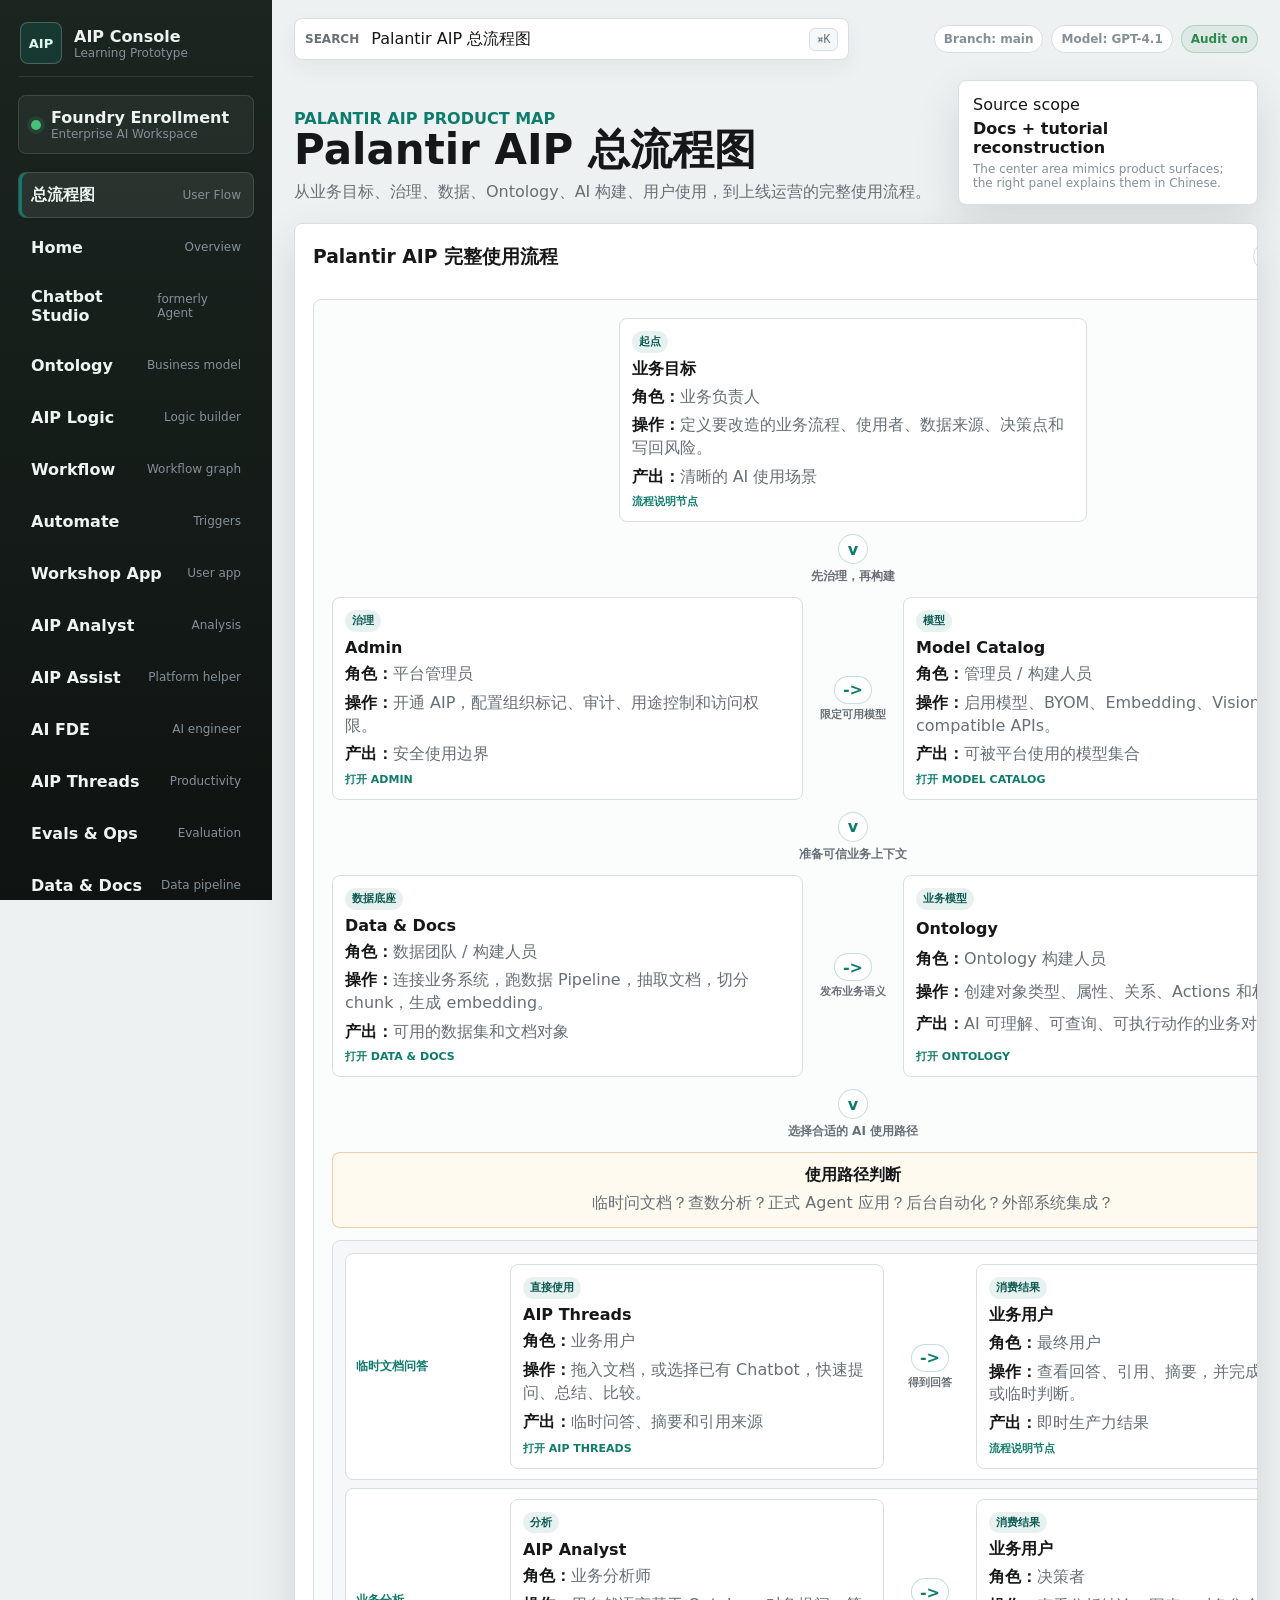
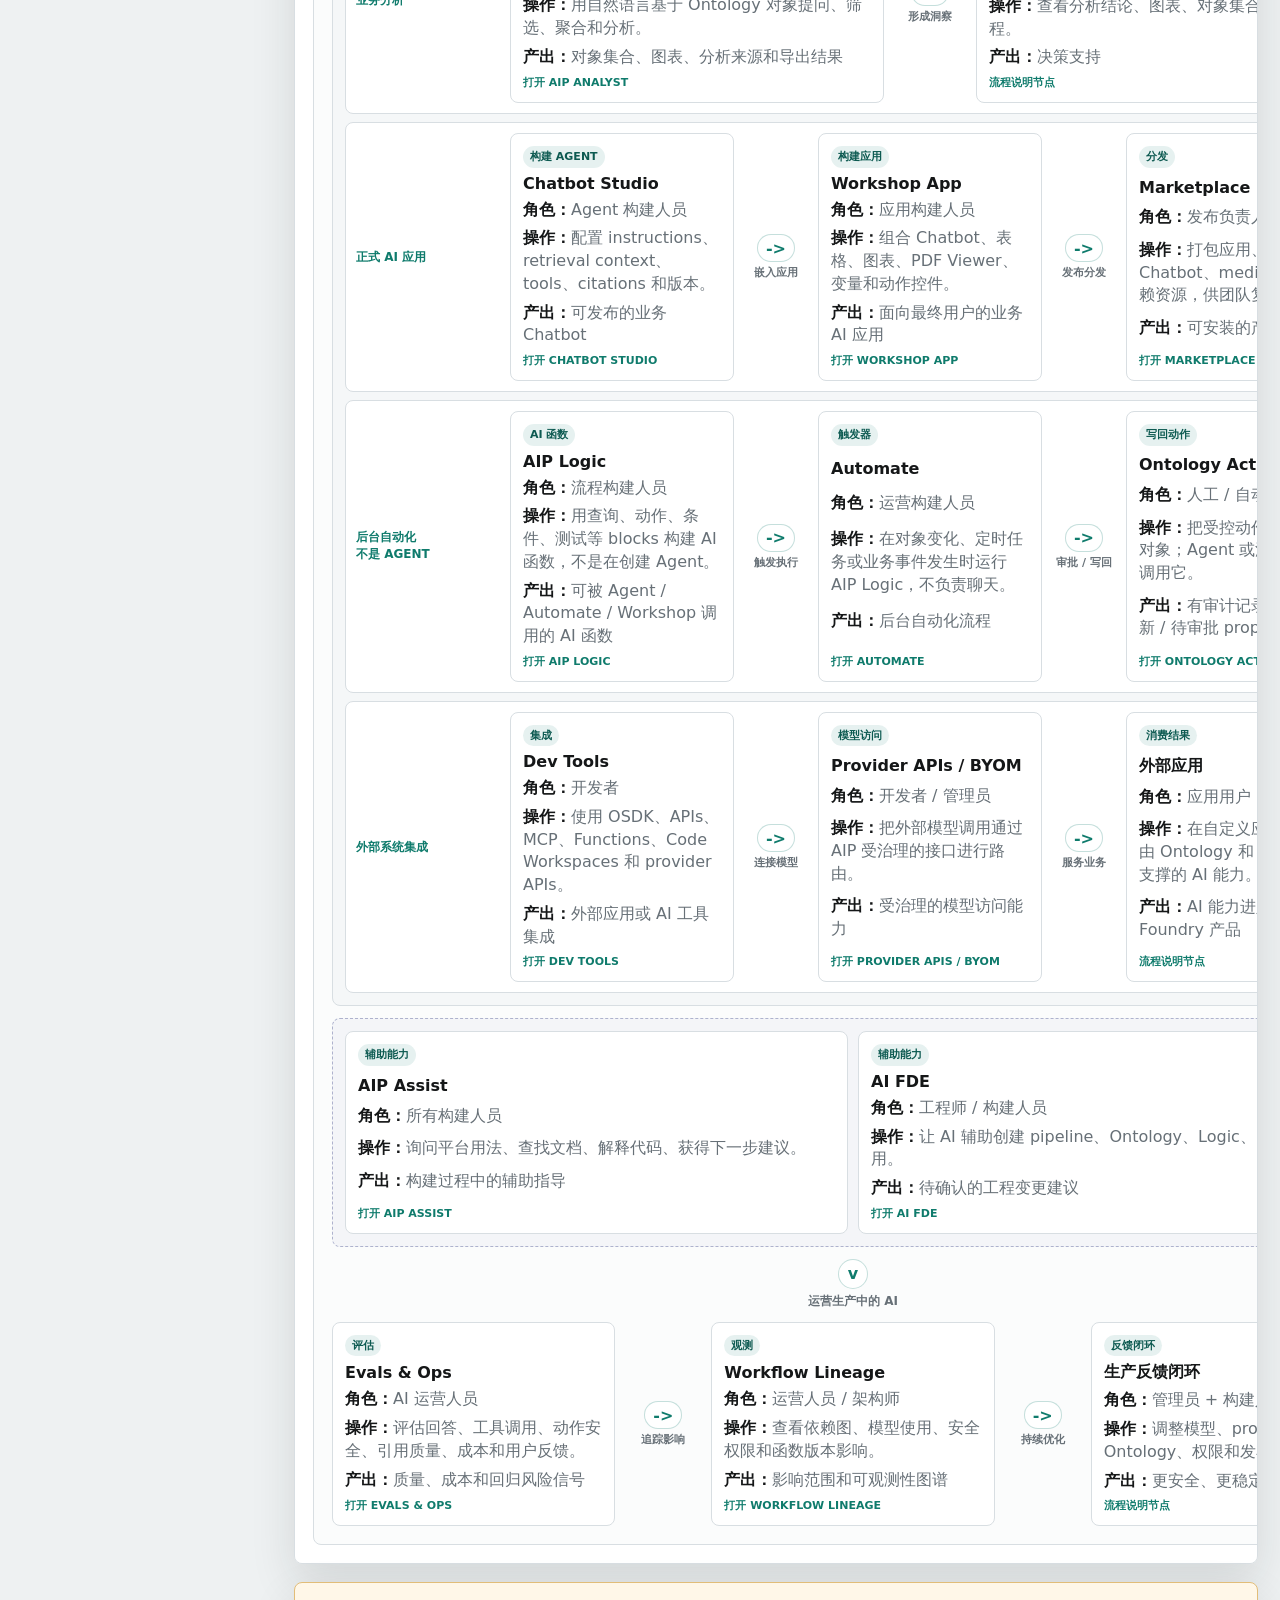
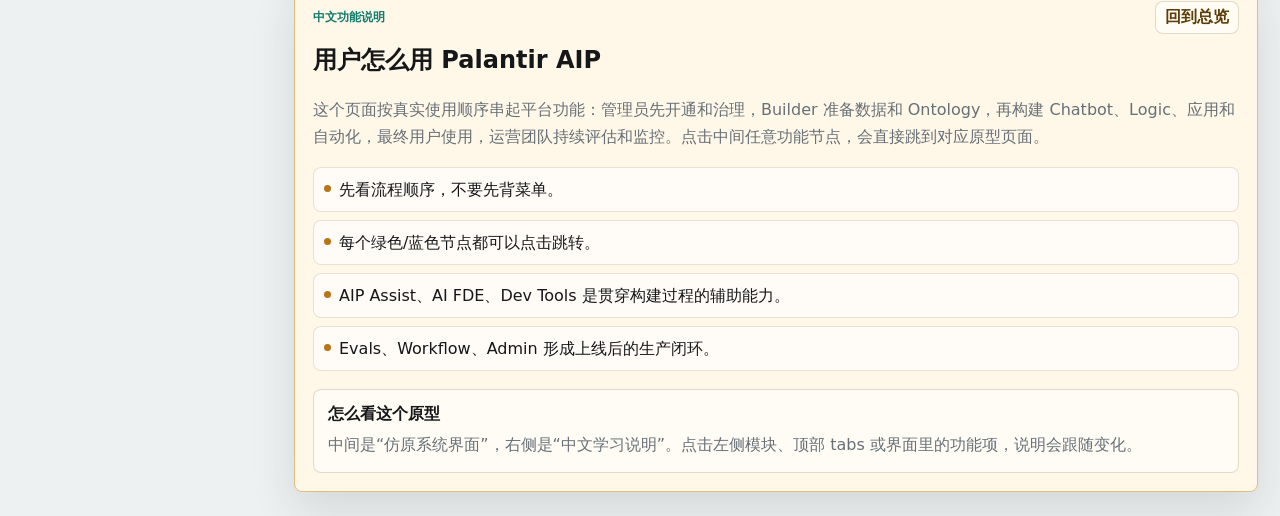
<file: palantir-aip-prototype/index.html>
<!doctype html>
<html lang="zh-CN">
  <head>
    <meta charset="utf-8" />
    <meta name="viewport" content="width=device-width, initial-scale=1" />
    <title>Palantir AIP Interface Study Prototype</title>
    <link rel="stylesheet" href="./styles.css" />
  </head>
  <body>
    <div class="app-shell">
      <aside class="sidebar">
        <div class="brand">
          <div class="brand-mark">AIP</div>
          <div>
            <div class="brand-title">AIP Console</div>
            <div class="brand-subtitle">Learning Prototype</div>
          </div>
        </div>

        <div class="workspace-switch">
          <span class="dot"></span>
          <div>
            <strong>Foundry Enrollment</strong>
            <small>Enterprise AI Workspace</small>
          </div>
        </div>

        <nav class="nav-list" aria-label="AIP modules">
          <button class="nav-item is-active" data-view="flow">
            <span>总流程图</span>
            <small>User Flow</small>
          </button>
          <button class="nav-item" data-view="home">
            <span>Home</span>
            <small>Overview</small>
          </button>
          <button class="nav-item" data-view="agent">
            <span>Chatbot Studio</span>
            <small>formerly Agent</small>
          </button>
          <button class="nav-item" data-view="ontology">
            <span>Ontology</span>
            <small>Business model</small>
          </button>
          <button class="nav-item" data-view="logic">
            <span>AIP Logic</span>
            <small>Logic builder</small>
          </button>
          <button class="nav-item" data-view="workflow">
            <span>Workflow</span>
            <small>Workflow graph</small>
          </button>
          <button class="nav-item" data-view="automate">
            <span>Automate</span>
            <small>Triggers</small>
          </button>
          <button class="nav-item" data-view="workshop">
            <span>Workshop App</span>
            <small>User app</small>
          </button>
          <button class="nav-item" data-view="analyst">
            <span>AIP Analyst</span>
            <small>Analysis</small>
          </button>
          <button class="nav-item" data-view="assist">
            <span>AIP Assist</span>
            <small>Platform helper</small>
          </button>
          <button class="nav-item" data-view="aifde">
            <span>AI FDE</span>
            <small>AI engineer</small>
          </button>
          <button class="nav-item" data-view="threads">
            <span>AIP Threads</span>
            <small>Productivity</small>
          </button>
          <button class="nav-item" data-view="evals">
            <span>Evals & Ops</span>
            <small>Evaluation</small>
          </button>
          <button class="nav-item" data-view="data">
            <span>Data & Docs</span>
            <small>Data pipeline</small>
          </button>
          <button class="nav-item" data-view="models">
            <span>Model Catalog</span>
            <small>Models</small>
          </button>
          <button class="nav-item" data-view="devtools">
            <span>Dev Tools</span>
            <small>APIs / SDKs</small>
          </button>
          <button class="nav-item" data-view="marketplace">
            <span>Marketplace</span>
            <small>Distribution</small>
          </button>
          <button class="nav-item" data-view="featuremap">
            <span>Feature Map</span>
            <small>Checklist</small>
          </button>
          <button class="nav-item" data-view="admin">
            <span>Admin</span>
            <small>Governance</small>
          </button>
        </nav>

        <div class="sidebar-footer">
          <div class="tiny-label">Prototype note</div>
          <p>Reconstructed from public docs and tutorials. Not an official Palantir screenshot.</p>
        </div>
      </aside>

      <main class="main">
        <header class="topbar">
          <div class="searchbox">
            <span>Search</span>
            <input value="Palantir AIP 总流程图" aria-label="Search" />
            <kbd>⌘K</kbd>
          </div>
          <div class="topbar-actions">
            <span class="pill">Branch: main</span>
            <span class="pill">Model: GPT-4.1</span>
            <span class="pill good">Audit on</span>
          </div>
        </header>

        <section class="hero-row">
          <div>
            <div class="eyebrow">Palantir AIP product map</div>
            <h1 id="viewTitle">AIP Home</h1>
            <p id="viewSubtitle">
              Enterprise AI platform across data, ontology, agents, applications, and governance.
            </p>
          </div>
          <div class="status-card">
            <span>Source scope</span>
            <strong>Docs + tutorial reconstruction</strong>
            <small>The center area mimics product surfaces; the right panel explains them in Chinese.</small>
          </div>
        </section>

        <div class="content-grid">
          <section class="canvas" id="canvas" aria-live="polite"></section>
          <aside class="inspector">
            <div class="inspector-head">
              <span class="tiny-label">中文功能说明</span>
              <button id="pinMode" class="text-button" type="button">回到总览</button>
            </div>
            <h2 id="inspectorTitle">AIP 是什么</h2>
            <p id="inspectorBody">
              右侧区域只放中文解释；中间区域尽量保留英文产品术语和界面形态，用来模拟 Palantir AIP 原系统。
            </p>
            <div id="inspectorBullets" class="bullet-list"></div>
            <div class="explain-box">
              <strong>怎么看这个原型</strong>
              <p>中间是“仿原系统界面”，右侧是“中文学习说明”。点击左侧模块、顶部 tabs 或界面里的功能项，说明会跟随变化。</p>
            </div>
          </aside>
        </div>
      </main>
    </div>

    <script src="./app.js"></script>
  </body>
</html>
</file>
<file: palantir-aip-prototype/styles.css>
:root {
  --ink: #151718;
  --muted: #677077;
  --panel: #ffffff;
  --panel-soft: #f5f7f8;
  --line: #d8dee2;
  --side: #111613;
  --side-2: #1c2621;
  --accent: #0f7b6c;
  --accent-2: #2f6fb0;
  --amber: #b77515;
  --red: #ba3d2f;
  --green: #2b8a4b;
  --shadow: 0 18px 45px rgba(24, 31, 35, 0.12);
  --learn-bg: #fff7e8;
  --learn-line: #e2bd78;
  --learn-ink: #5c3d08;
}

* {
  box-sizing: border-box;
}

body {
  margin: 0;
  color: var(--ink);
  background: #eef1f2;
  font-family:
    Inter, ui-sans-serif, system-ui, -apple-system, BlinkMacSystemFont, "Segoe UI",
    "PingFang SC", "Microsoft YaHei", sans-serif;
  letter-spacing: 0;
}

button,
input {
  font: inherit;
}

.app-shell {
  display: grid;
  grid-template-columns: 272px minmax(0, 1fr);
  min-height: 100vh;
}

.sidebar {
  position: sticky;
  top: 0;
  display: flex;
  flex-direction: column;
  gap: 18px;
  height: 100vh;
  min-height: 100vh;
  overflow-y: auto;
  padding: 18px;
  color: #eef3f1;
  background:
    linear-gradient(180deg, rgba(27, 38, 33, 0.96), rgba(15, 19, 17, 0.98)),
    var(--side);
}

.brand {
  display: flex;
  align-items: center;
  gap: 12px;
  padding: 4px 2px 12px;
  border-bottom: 1px solid rgba(255, 255, 255, 0.1);
}

.brand-mark {
  display: grid;
  place-items: center;
  width: 42px;
  height: 42px;
  border: 1px solid rgba(255, 255, 255, 0.22);
  border-radius: 8px;
  color: #dff8ef;
  background: rgba(15, 123, 108, 0.24);
  font-size: 13px;
  font-weight: 800;
}

.brand-title {
  font-weight: 800;
}

.brand-subtitle,
.workspace-switch small,
.nav-item small,
.sidebar-footer p,
.status-card small,
.pill,
.tiny-label {
  color: #849098;
  font-size: 12px;
}

.workspace-switch {
  display: flex;
  gap: 10px;
  align-items: center;
  padding: 12px;
  border: 1px solid rgba(255, 255, 255, 0.12);
  border-radius: 8px;
  background: rgba(255, 255, 255, 0.05);
}

.workspace-switch strong,
.workspace-switch small {
  display: block;
}

.dot {
  width: 10px;
  height: 10px;
  border-radius: 999px;
  background: #45c179;
  box-shadow: 0 0 0 4px rgba(69, 193, 121, 0.12);
}

.nav-list {
  display: grid;
  gap: 6px;
}

.nav-item {
  display: flex;
  justify-content: space-between;
  align-items: center;
  width: 100%;
  min-height: 46px;
  padding: 10px 12px;
  border: 1px solid transparent;
  border-radius: 8px;
  color: #edf4f1;
  background: transparent;
  text-align: left;
  cursor: pointer;
}

.nav-item span {
  font-weight: 680;
}

.nav-item:hover,
.nav-item.is-active {
  border-color: rgba(255, 255, 255, 0.13);
  background: rgba(255, 255, 255, 0.08);
}

.nav-item.is-active {
  box-shadow: inset 3px 0 0 var(--accent);
}

.sidebar-footer {
  margin-top: auto;
  padding: 12px;
  border: 1px solid rgba(255, 255, 255, 0.1);
  border-radius: 8px;
  background: rgba(255, 255, 255, 0.05);
}

.sidebar-footer p {
  margin: 7px 0 0;
  line-height: 1.55;
}

.main {
  min-width: 0;
  padding: 18px 22px 24px;
}

.topbar {
  display: flex;
  gap: 14px;
  align-items: center;
  justify-content: space-between;
  margin-bottom: 20px;
}

.searchbox {
  display: grid;
  grid-template-columns: auto minmax(160px, 430px) auto;
  align-items: center;
  gap: 10px;
  min-height: 42px;
  padding: 6px 10px;
  border: 1px solid var(--line);
  border-radius: 8px;
  background: var(--panel);
  box-shadow: 0 8px 20px rgba(33, 39, 42, 0.05);
}

.searchbox span {
  color: var(--muted);
  font-size: 12px;
  font-weight: 700;
  text-transform: uppercase;
}

.searchbox input {
  min-width: 0;
  border: 0;
  outline: 0;
  color: var(--ink);
}

kbd {
  padding: 3px 7px;
  border: 1px solid var(--line);
  border-radius: 6px;
  color: var(--muted);
  background: var(--panel-soft);
  font-size: 12px;
}

.topbar-actions {
  display: flex;
  gap: 8px;
  flex-wrap: wrap;
  justify-content: flex-end;
}

.pill {
  display: inline-flex;
  align-items: center;
  min-height: 28px;
  padding: 5px 9px;
  border: 1px solid var(--line);
  border-radius: 999px;
  background: var(--panel);
  font-weight: 650;
}

.pill.good {
  color: var(--green);
  border-color: rgba(43, 138, 75, 0.25);
  background: rgba(43, 138, 75, 0.08);
}

.hero-row {
  display: flex;
  gap: 18px;
  align-items: flex-end;
  justify-content: space-between;
  margin-bottom: 18px;
}

.eyebrow,
.tiny-label {
  color: var(--accent);
  font-weight: 800;
  text-transform: uppercase;
}

h1,
h2,
h3,
p {
  margin-top: 0;
}

h1 {
  margin-bottom: 7px;
  font-size: clamp(28px, 4vw, 42px);
  line-height: 1.05;
}

#viewSubtitle {
  max-width: 760px;
  margin-bottom: 0;
  color: var(--muted);
  line-height: 1.65;
}

.status-card {
  width: min(300px, 34vw);
  padding: 14px;
  border: 1px solid var(--line);
  border-radius: 8px;
  background: var(--panel);
  box-shadow: var(--shadow);
}

.status-card span,
.status-card strong,
.status-card small {
  display: block;
}

.status-card strong {
  margin: 5px 0;
}

.content-grid {
  display: grid;
  grid-template-columns: minmax(0, 1fr) 340px;
  gap: 18px;
  align-items: start;
}

.canvas,
.inspector {
  min-height: 660px;
  border: 1px solid var(--line);
  border-radius: 8px;
  background: var(--panel);
  box-shadow: var(--shadow);
}

.canvas {
  overflow: auto;
}

body[data-view="flow"] .content-grid {
  grid-template-columns: 1fr;
}

body[data-view="flow"] .inspector {
  position: static;
  min-height: auto;
}

.inspector {
  position: sticky;
  top: 18px;
  padding: 18px;
  border-color: var(--learn-line);
  background: var(--learn-bg);
}

.inspector-head {
  display: flex;
  justify-content: space-between;
  align-items: center;
  margin-bottom: 10px;
}

.text-button {
  min-height: 30px;
  padding: 5px 9px;
  border: 1px solid rgba(92, 61, 8, 0.18);
  border-radius: 8px;
  color: var(--learn-ink);
  background: rgba(255, 255, 255, 0.55);
  cursor: pointer;
  font-weight: 760;
}

#inspectorBody {
  color: var(--muted);
  line-height: 1.7;
}

.bullet-list {
  display: grid;
  gap: 8px;
  margin: 16px 0;
}

.bullet {
  display: flex;
  gap: 8px;
  padding: 10px;
  border: 1px solid rgba(92, 61, 8, 0.14);
  border-radius: 8px;
  background: rgba(255, 255, 255, 0.66);
  line-height: 1.45;
}

.bullet::before {
  content: "";
  flex: 0 0 7px;
  width: 7px;
  height: 7px;
  margin-top: 7px;
  border-radius: 999px;
  background: var(--amber);
}

.explain-box {
  margin-top: 18px;
  padding: 14px;
  border: 1px solid rgba(92, 61, 8, 0.18);
  border-radius: 8px;
  background: rgba(255, 255, 255, 0.58);
}

.explain-box p {
  margin: 7px 0 0;
  color: var(--muted);
  line-height: 1.6;
}

.view {
  display: grid;
  gap: 16px;
  padding: 18px;
}

.section-title {
  display: flex;
  gap: 12px;
  align-items: center;
  justify-content: space-between;
  margin-bottom: 12px;
}

.section-title h3 {
  margin: 0;
}

.muted {
  color: var(--muted);
}

.card-grid {
  display: grid;
  grid-template-columns: repeat(4, minmax(0, 1fr));
  gap: 12px;
}

.module-card,
.panel-card,
.mini-card,
.chat,
.mock-window,
.diagram-card {
  border: 1px solid var(--line);
  border-radius: 8px;
  background: var(--panel);
}

.module-card,
.panel-card,
.mini-card {
  padding: 14px;
}

.module-card {
  min-height: 150px;
  cursor: pointer;
}

.selectable {
  cursor: pointer;
}

.module-card:hover,
.module-card.is-selected,
.panel-card.is-selected,
.config-item.is-selected,
.object-pill.is-selected,
.flow-step.is-selected,
.source.is-selected,
.bar.is-selected,
.thread-item.is-selected,
.feature-row.is-selected,
.approval-card.is-selected,
.process-node.is-selected,
.process-decision.is-selected {
  border-color: rgba(15, 123, 108, 0.45);
  box-shadow: 0 12px 30px rgba(15, 123, 108, 0.12);
}

.panel-card.is-selected,
.config-item.is-selected,
.object-pill.is-selected,
.flow-step.is-selected,
.source.is-selected,
.bar.is-selected,
.thread-item.is-selected,
.feature-row.is-selected,
.approval-card.is-selected,
.process-node.is-selected,
.process-decision.is-selected {
  background: rgba(15, 123, 108, 0.06);
}

.module-card strong,
.mini-card strong {
  display: block;
  margin-bottom: 8px;
}

.module-card p,
.mini-card p,
.panel-card p {
  margin: 0;
  color: var(--muted);
  line-height: 1.55;
}

.tag-row {
  display: flex;
  gap: 7px;
  flex-wrap: wrap;
  margin-top: 12px;
}

.tag {
  display: inline-flex;
  align-items: center;
  padding: 4px 7px;
  border: 1px solid transparent;
  border-radius: 999px;
  color: #0d5a51;
  background: rgba(15, 123, 108, 0.1);
  font-size: 12px;
  font-weight: 720;
  cursor: pointer;
}

.tag:hover,
.tag.is-selected {
  border-color: rgba(15, 123, 108, 0.32);
  background: rgba(15, 123, 108, 0.17);
}

.process-chart {
  display: grid;
  gap: 12px;
  min-width: 1080px;
  padding: 18px;
  border: 1px solid var(--line);
  border-radius: 8px;
  background: #fbfcfc;
}

.process-band,
.process-row,
.branch-row,
.support-strip {
  display: grid;
  gap: 10px;
  align-items: stretch;
}

.process-band {
  grid-template-columns: minmax(260px, 0.45fr);
  justify-content: center;
}

.process-row.two {
  grid-template-columns: minmax(250px, 1fr) 80px minmax(250px, 1fr);
}

.process-row.three {
  grid-template-columns: minmax(230px, 1fr) 76px minmax(230px, 1fr) 76px minmax(230px, 1fr);
}

.process-node,
.process-decision {
  display: grid;
  gap: 6px;
  min-height: 142px;
  padding: 12px;
  border: 1px solid var(--line);
  border-radius: 8px;
  color: var(--ink);
  background: #fff;
  text-align: left;
  cursor: pointer;
}

.process-node:hover,
.process-decision:hover {
  border-color: rgba(15, 123, 108, 0.5);
  box-shadow: 0 12px 26px rgba(15, 123, 108, 0.12);
}

.process-node strong,
.process-node span,
.process-node small,
.process-decision strong,
.process-decision span {
  display: block;
}

.process-node strong,
.process-decision strong {
  font-size: 16px;
}

.process-node span,
.process-decision span {
  color: var(--muted);
  line-height: 1.42;
}

.process-node b {
  color: var(--ink);
}

.process-node small {
  align-self: end;
  color: var(--accent);
  font-size: 11px;
  font-weight: 850;
  text-transform: uppercase;
}

.node-kind {
  width: fit-content;
  padding: 3px 7px;
  border-radius: 999px;
  color: #0d5a51 !important;
  background: rgba(15, 123, 108, 0.1);
  font-size: 11px;
  font-weight: 850;
  text-transform: uppercase;
}

.process-arrow {
  display: grid;
  place-items: center;
  align-content: center;
  gap: 4px;
  color: var(--accent);
  font-weight: 900;
  text-align: center;
}

.process-arrow span {
  display: grid;
  place-items: center;
  width: 38px;
  height: 28px;
  border: 1px solid rgba(15, 123, 108, 0.24);
  border-radius: 999px;
  background: #fff;
}

.process-arrow small {
  color: var(--muted);
  font-size: 11px;
  font-weight: 760;
  line-height: 1.25;
}

.process-down {
  display: grid;
  justify-items: center;
  gap: 4px;
  color: var(--accent);
  font-weight: 900;
}

.process-down::before {
  content: "v";
  display: grid;
  place-items: center;
  width: 28px;
  height: 28px;
  border: 1px solid rgba(15, 123, 108, 0.24);
  border-radius: 999px;
  background: #fff;
}

.process-down span {
  color: var(--muted);
  font-size: 12px;
  font-weight: 800;
  text-transform: uppercase;
}

.process-decision {
  min-height: auto;
  border-color: rgba(183, 117, 21, 0.32);
  background: #fffaf0;
  text-align: center;
}

.branch-chart {
  display: grid;
  gap: 8px;
  padding: 12px;
  border: 1px solid var(--line);
  border-radius: 8px;
  background: var(--panel-soft);
}

.branch-row {
  grid-template-columns: 144px minmax(230px, 1fr) 72px minmax(230px, 1fr);
  padding: 10px;
  border: 1px solid var(--line);
  border-radius: 8px;
  background: #fff;
}

.branch-row.long {
  grid-template-columns: 144px minmax(210px, 1fr) 64px minmax(210px, 1fr) 64px minmax(210px, 1fr);
}

.branch-label {
  display: grid;
  align-items: center;
  min-height: 40px;
  color: var(--accent);
  font-size: 12px;
  font-weight: 900;
  text-transform: uppercase;
}

.support-strip {
  grid-template-columns: repeat(2, minmax(0, 1fr));
  padding: 12px;
  border: 1px dashed rgba(70, 82, 143, 0.4);
  border-radius: 8px;
  background: rgba(70, 82, 143, 0.04);
}

.tag.blue {
  color: #275f97;
  background: rgba(47, 111, 176, 0.1);
}

.tag.amber {
  color: #8a570c;
  background: rgba(183, 117, 21, 0.12);
}

.tag.red {
  color: var(--red);
  background: rgba(186, 61, 47, 0.1);
}

.layer-map {
  display: grid;
  grid-template-columns: repeat(5, minmax(0, 1fr));
  gap: 10px;
}

.layer {
  min-height: 118px;
  padding: 13px;
  border: 1px solid var(--line);
  border-radius: 8px;
  background: var(--panel-soft);
}

.layer small {
  display: block;
  margin-top: 8px;
  color: var(--muted);
  line-height: 1.5;
}

.split {
  display: grid;
  grid-template-columns: 1.25fr 0.75fr;
  gap: 14px;
}

.three-col {
  display: grid;
  grid-template-columns: repeat(3, minmax(0, 1fr));
  gap: 12px;
}

.two-col {
  display: grid;
  grid-template-columns: repeat(2, minmax(0, 1fr));
  gap: 12px;
}

.mock-window {
  overflow: hidden;
}

.mock-titlebar {
  display: flex;
  align-items: center;
  justify-content: space-between;
  min-height: 46px;
  padding: 10px 14px;
  border-bottom: 1px solid var(--line);
  background: var(--panel-soft);
}

.tabs {
  display: flex;
  gap: 7px;
  flex-wrap: wrap;
}

.tab {
  padding: 6px 10px;
  border: 1px solid var(--line);
  border-radius: 999px;
  color: var(--muted);
  background: #fff;
  font-size: 12px;
  font-weight: 760;
  cursor: pointer;
}

.tab.active,
.tab.is-active {
  color: #fff;
  border-color: var(--accent);
  background: var(--accent);
}

.tab:hover {
  border-color: rgba(15, 123, 108, 0.36);
}

.tab-panel.is-hidden {
  display: none;
}

.mock-body {
  padding: 14px;
}

.chat {
  display: grid;
  gap: 12px;
  padding: 14px;
  background: #fbfcfc;
}

.message {
  max-width: 84%;
  padding: 11px 12px;
  border-radius: 8px;
  line-height: 1.55;
}

.message.user {
  justify-self: end;
  color: #fff;
  background: #244f73;
}

.message.agent {
  background: #edf2f0;
}

.source-list {
  display: grid;
  gap: 8px;
}

.source {
  display: grid;
  grid-template-columns: 36px minmax(0, 1fr);
  gap: 9px;
  align-items: center;
  padding: 9px;
  border: 1px solid var(--line);
  border-radius: 8px;
  background: #fff;
}

.source-icon {
  display: grid;
  place-items: center;
  height: 36px;
  border-radius: 8px;
  color: var(--accent);
  background: rgba(15, 123, 108, 0.1);
  font-size: 12px;
  font-weight: 850;
}

.source strong,
.source small {
  display: block;
}

.source small {
  color: var(--muted);
}

.config-list {
  display: grid;
  gap: 10px;
}

.config-item {
  display: grid;
  gap: 5px;
  padding: 12px;
  border: 1px solid var(--line);
  border-radius: 8px;
  background: #fff;
}

.config-item span {
  color: var(--muted);
  font-size: 12px;
  font-weight: 760;
  text-transform: uppercase;
}

.table {
  display: grid;
  border: 1px solid var(--line);
  border-radius: 8px;
  overflow: hidden;
}

.row {
  display: grid;
  grid-template-columns: 1.1fr 0.8fr 0.8fr 0.8fr;
  gap: 8px;
  padding: 10px 12px;
  border-bottom: 1px solid var(--line);
  background: #fff;
}

.row:last-child {
  border-bottom: 0;
}

.row.header {
  color: var(--muted);
  background: var(--panel-soft);
  font-size: 12px;
  font-weight: 800;
  text-transform: uppercase;
}

.object-list {
  display: grid;
  gap: 8px;
}

.object-pill {
  display: flex;
  justify-content: space-between;
  gap: 10px;
  padding: 10px 12px;
  border: 1px solid var(--line);
  border-radius: 8px;
  background: #fff;
}

.object-pill strong {
  white-space: nowrap;
}

.flow {
  display: grid;
  gap: 12px;
}

.flow-step {
  display: grid;
  grid-template-columns: 92px minmax(0, 1fr) auto;
  gap: 12px;
  align-items: center;
  padding: 12px;
  border: 1px solid var(--line);
  border-radius: 8px;
  background: #fff;
}

.flow-step span:first-child {
  color: var(--muted);
  font-size: 12px;
  font-weight: 800;
  text-transform: uppercase;
}

.workflow-board {
  position: relative;
  display: grid;
  grid-template-columns: repeat(4, minmax(0, 1fr));
  gap: 18px;
  min-height: 430px;
  padding: 18px;
  border: 1px solid var(--line);
  border-radius: 8px;
  background:
    linear-gradient(90deg, rgba(18, 31, 36, 0.05) 1px, transparent 1px),
    linear-gradient(0deg, rgba(18, 31, 36, 0.05) 1px, transparent 1px),
    #fbfcfc;
  background-size: 28px 28px;
}

.workflow-board::before,
.workflow-board::after {
  content: "";
  position: absolute;
  pointer-events: none;
  background: rgba(15, 123, 108, 0.28);
}

.workflow-board::before {
  left: 15%;
  right: 15%;
  top: 48%;
  height: 2px;
}

.workflow-board::after {
  top: 18%;
  bottom: 18%;
  left: 50%;
  width: 2px;
}

.automation-layout,
.assist-layout,
.fde-layout {
  display: grid;
  grid-template-columns: minmax(0, 1.1fr) minmax(280px, 0.9fr);
  gap: 14px;
}

.automation-flow {
  display: grid;
  gap: 12px;
}

.assist-panel,
.approval-card,
.drop-zone,
.thread-item,
.feature-row {
  border: 1px solid var(--line);
  border-radius: 8px;
  background: #fff;
}

.assist-panel {
  display: grid;
  gap: 12px;
  padding: 14px;
  background: #fbfcfc;
}

.assistant-head,
.context-ribbon {
  display: flex;
  gap: 8px;
  align-items: center;
  justify-content: space-between;
  flex-wrap: wrap;
}

.suggestion-grid {
  display: grid;
  gap: 8px;
}

.suggestion {
  padding: 10px 12px;
  border: 1px solid var(--line);
  border-radius: 8px;
  color: var(--ink);
  background: var(--panel);
  text-align: left;
  cursor: pointer;
}

.approval-card {
  padding: 12px;
}

.approval-card p {
  margin: 6px 0 0;
  color: var(--muted);
  line-height: 1.55;
}

.threads-layout {
  display: grid;
  grid-template-columns: 220px minmax(0, 1fr) 260px;
  gap: 14px;
}

.thread-list {
  display: grid;
  gap: 8px;
  align-content: start;
}

.thread-item {
  display: grid;
  gap: 4px;
  padding: 11px;
}

.thread-item small {
  color: var(--muted);
}

.drop-zone {
  padding: 18px;
  border-style: dashed;
  color: var(--muted);
  background: var(--panel-soft);
  text-align: center;
}

.chart.compact {
  height: 132px;
}

.feature-table {
  display: grid;
  padding: 0;
}

.feature-row {
  display: grid;
  grid-template-columns: 160px minmax(220px, 1.15fr) minmax(280px, 1.35fr) 96px;
  gap: 12px;
  align-items: center;
  margin: 0;
  padding: 12px 14px;
  border-width: 0 0 1px;
  border-radius: 0;
}

.feature-row:last-child {
  border-bottom: 0;
}

.feature-row strong,
.feature-row small,
.feature-row span {
  display: block;
}

.feature-row small {
  margin-top: 4px;
  color: var(--muted);
  line-height: 1.4;
}

.feature-row p {
  margin: 0;
  color: var(--muted);
  line-height: 1.5;
}

.feature-header {
  color: var(--muted);
  background: var(--panel-soft);
  font-size: 12px;
  font-weight: 850;
  text-transform: uppercase;
}

.graph-node {
  position: relative;
  z-index: 1;
  align-self: center;
  min-height: 116px;
  padding: 13px;
  border: 1px solid var(--line);
  border-radius: 8px;
  background: #fff;
  box-shadow: 0 10px 24px rgba(30, 39, 44, 0.08);
}

.graph-node span,
.graph-node small {
  display: block;
  color: var(--muted);
  font-size: 12px;
}

.graph-node span {
  margin-bottom: 7px;
  font-weight: 850;
  text-transform: uppercase;
}

.graph-node strong {
  display: block;
  margin-bottom: 7px;
}

.graph-node.app {
  border-color: rgba(47, 111, 176, 0.35);
}

.graph-node.agent,
.graph-node.logic {
  border-color: rgba(15, 123, 108, 0.35);
}

.graph-node.action {
  border-color: rgba(183, 117, 21, 0.42);
}

.graph-node.eval,
.graph-node.ops {
  border-color: rgba(70, 82, 143, 0.32);
}

.metric-grid {
  display: grid;
  grid-template-columns: repeat(4, minmax(0, 1fr));
  gap: 12px;
}

.metric {
  padding: 14px;
  border: 1px solid var(--line);
  border-radius: 8px;
  background: var(--panel-soft);
}

.metric strong {
  display: block;
  margin-top: 4px;
  font-size: 24px;
}

.bars {
  display: grid;
  gap: 8px;
}

.bar {
  display: grid;
  grid-template-columns: 130px minmax(0, 1fr) 48px;
  gap: 10px;
  align-items: center;
  padding: 8px;
  border: 1px solid transparent;
  border-radius: 8px;
}

.track {
  height: 9px;
  border-radius: 999px;
  background: #dce4e2;
  overflow: hidden;
}

.fill {
  height: 100%;
  border-radius: inherit;
  background: var(--accent);
}

.chart {
  display: grid;
  grid-template-columns: repeat(8, 1fr);
  align-items: end;
  gap: 8px;
  height: 180px;
  padding: 14px;
  border: 1px solid var(--line);
  border-radius: 8px;
  background: var(--panel-soft);
}

.chart span {
  display: block;
  border-radius: 6px 6px 0 0;
  background: linear-gradient(180deg, #2f6fb0, #0f7b6c);
}

.timeline {
  display: grid;
  gap: 10px;
}

.event {
  display: grid;
  grid-template-columns: 84px minmax(0, 1fr);
  gap: 10px;
  padding: 10px;
  border: 1px solid var(--line);
  border-radius: 8px;
  background: #fff;
}

.event time {
  color: var(--muted);
  font-size: 12px;
  font-weight: 800;
}

.doc-preview {
  min-height: 260px;
  padding: 16px;
  border: 1px solid var(--line);
  border-radius: 8px;
  background:
    repeating-linear-gradient(
      0deg,
      #fff,
      #fff 24px,
      #f0f3f4 25px,
      #fff 27px
    );
}

.doc-preview mark {
  color: inherit;
  background: rgba(47, 111, 176, 0.18);
}

@media (max-width: 1180px) {
  .app-shell {
    grid-template-columns: 226px minmax(0, 1fr);
  }

  .content-grid {
    grid-template-columns: 1fr;
  }

  .inspector {
    position: static;
    min-height: auto;
  }

  .card-grid,
  .layer-map,
  .metric-grid,
  .workflow-board {
    grid-template-columns: repeat(2, minmax(0, 1fr));
  }
}

@media (max-width: 820px) {
  .app-shell {
    grid-template-columns: 1fr;
  }

  .sidebar {
    position: static;
    height: auto;
    min-height: auto;
  }

  .nav-list {
    grid-template-columns: repeat(2, minmax(0, 1fr));
  }

  .topbar,
  .hero-row {
    align-items: stretch;
    flex-direction: column;
  }

  .status-card {
    width: 100%;
  }

  .split,
  .two-col,
  .three-col,
  .card-grid,
  .layer-map,
  .metric-grid,
  .workflow-board,
  .automation-layout,
  .assist-layout,
  .fde-layout,
  .threads-layout,
  .feature-row {
    grid-template-columns: 1fr;
  }

  .row {
    grid-template-columns: 1fr;
  }
}
</file>
